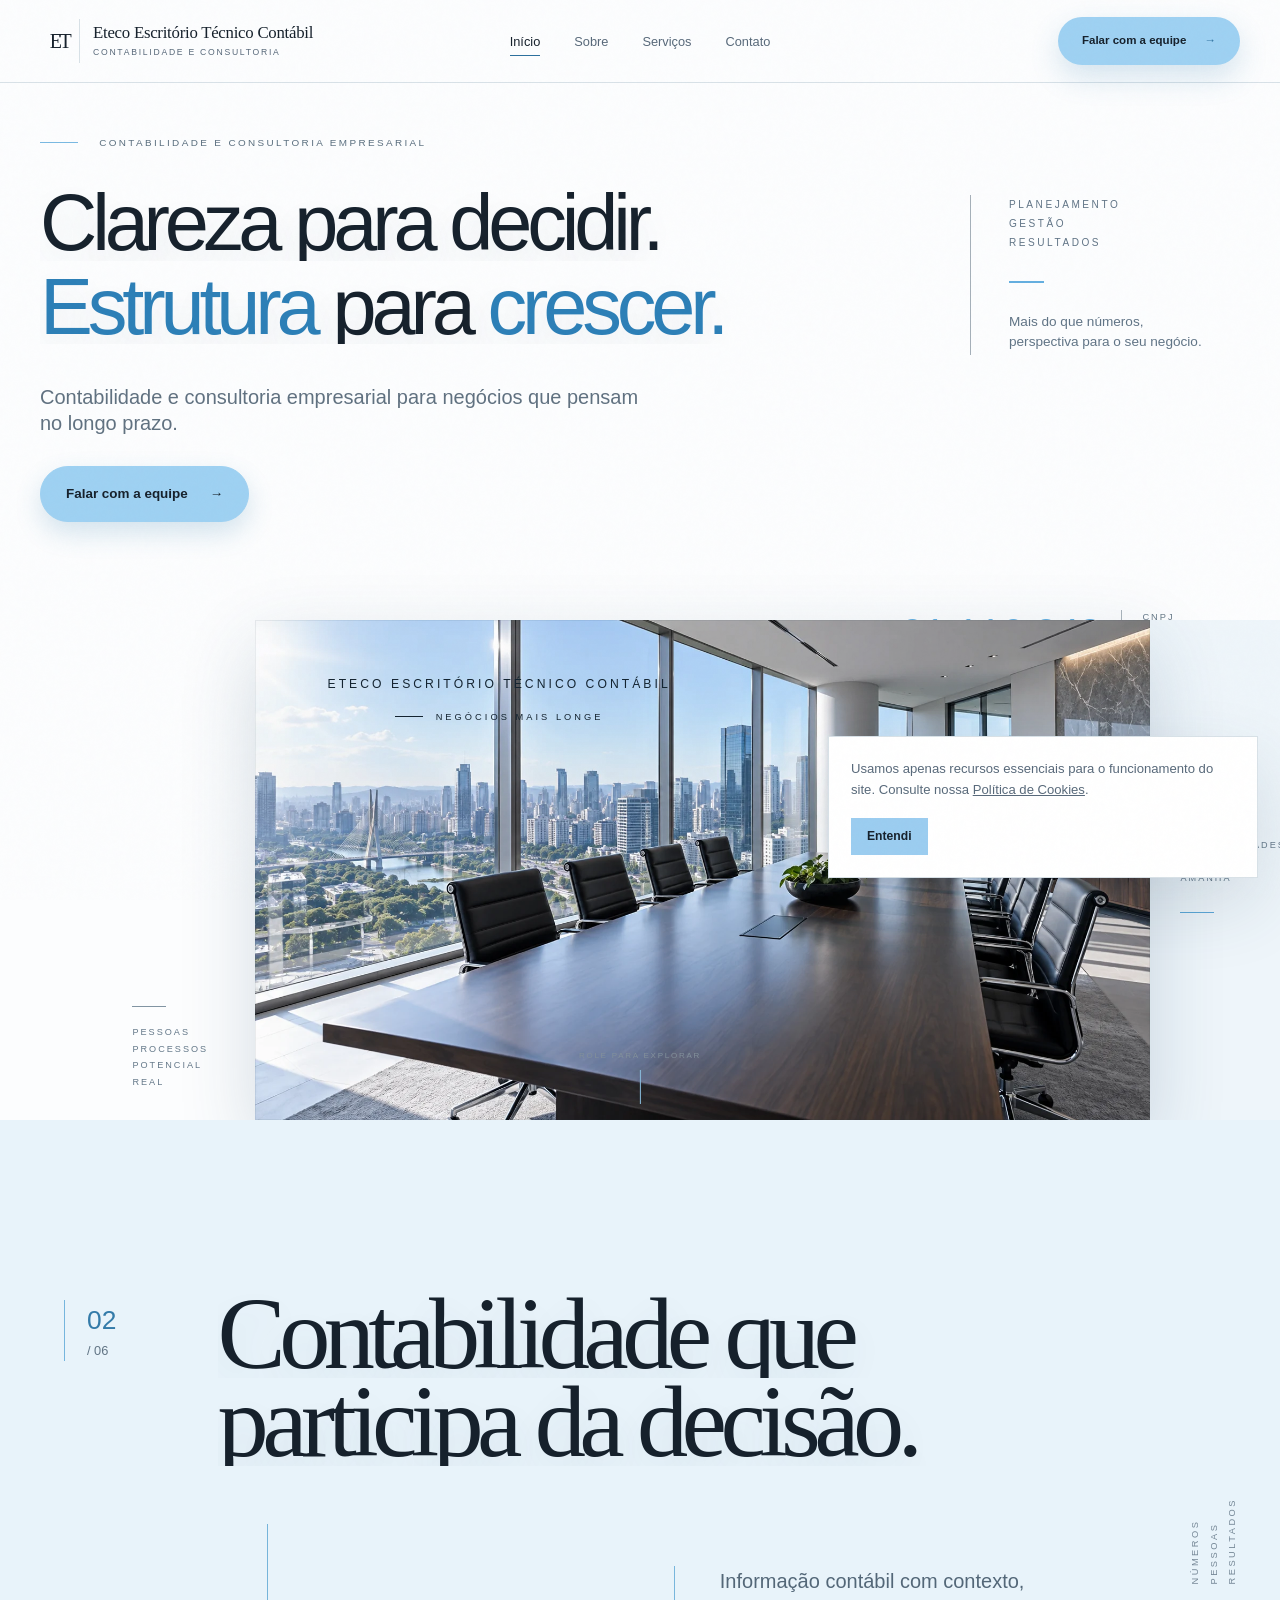
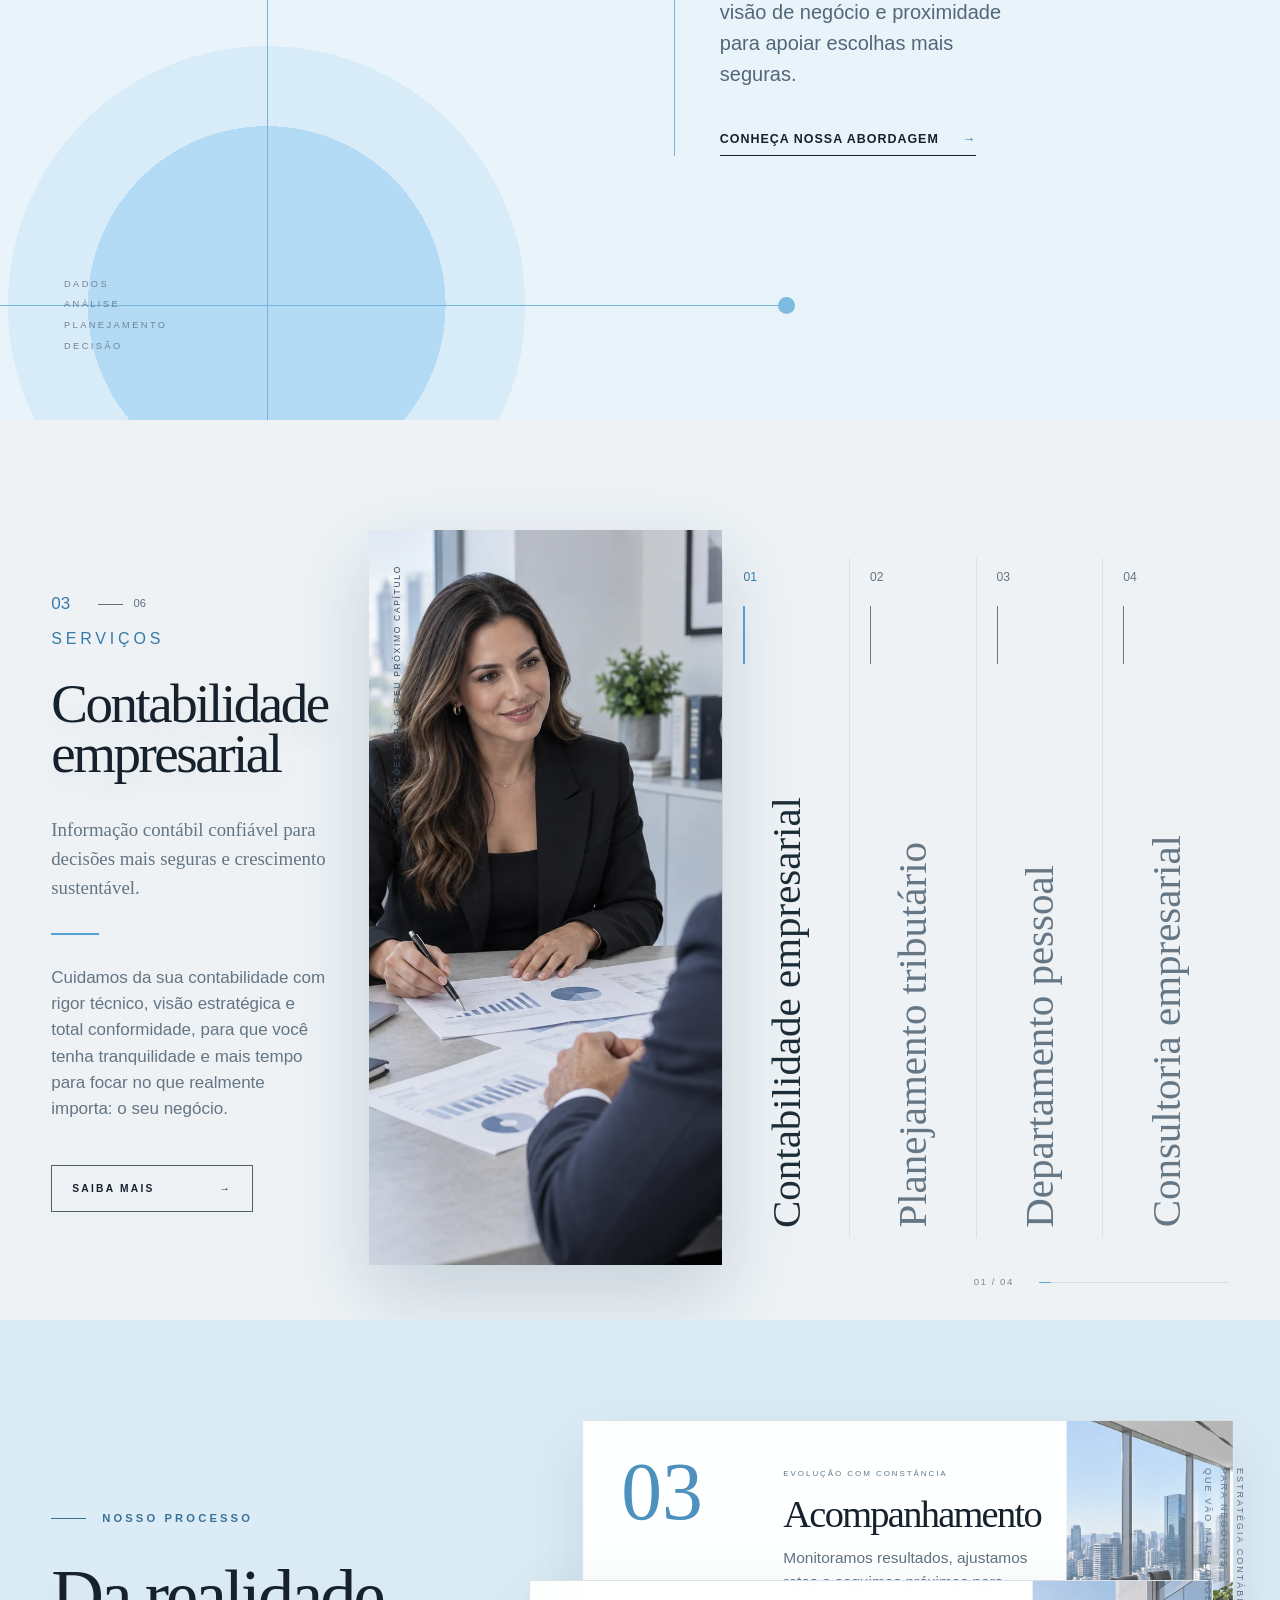
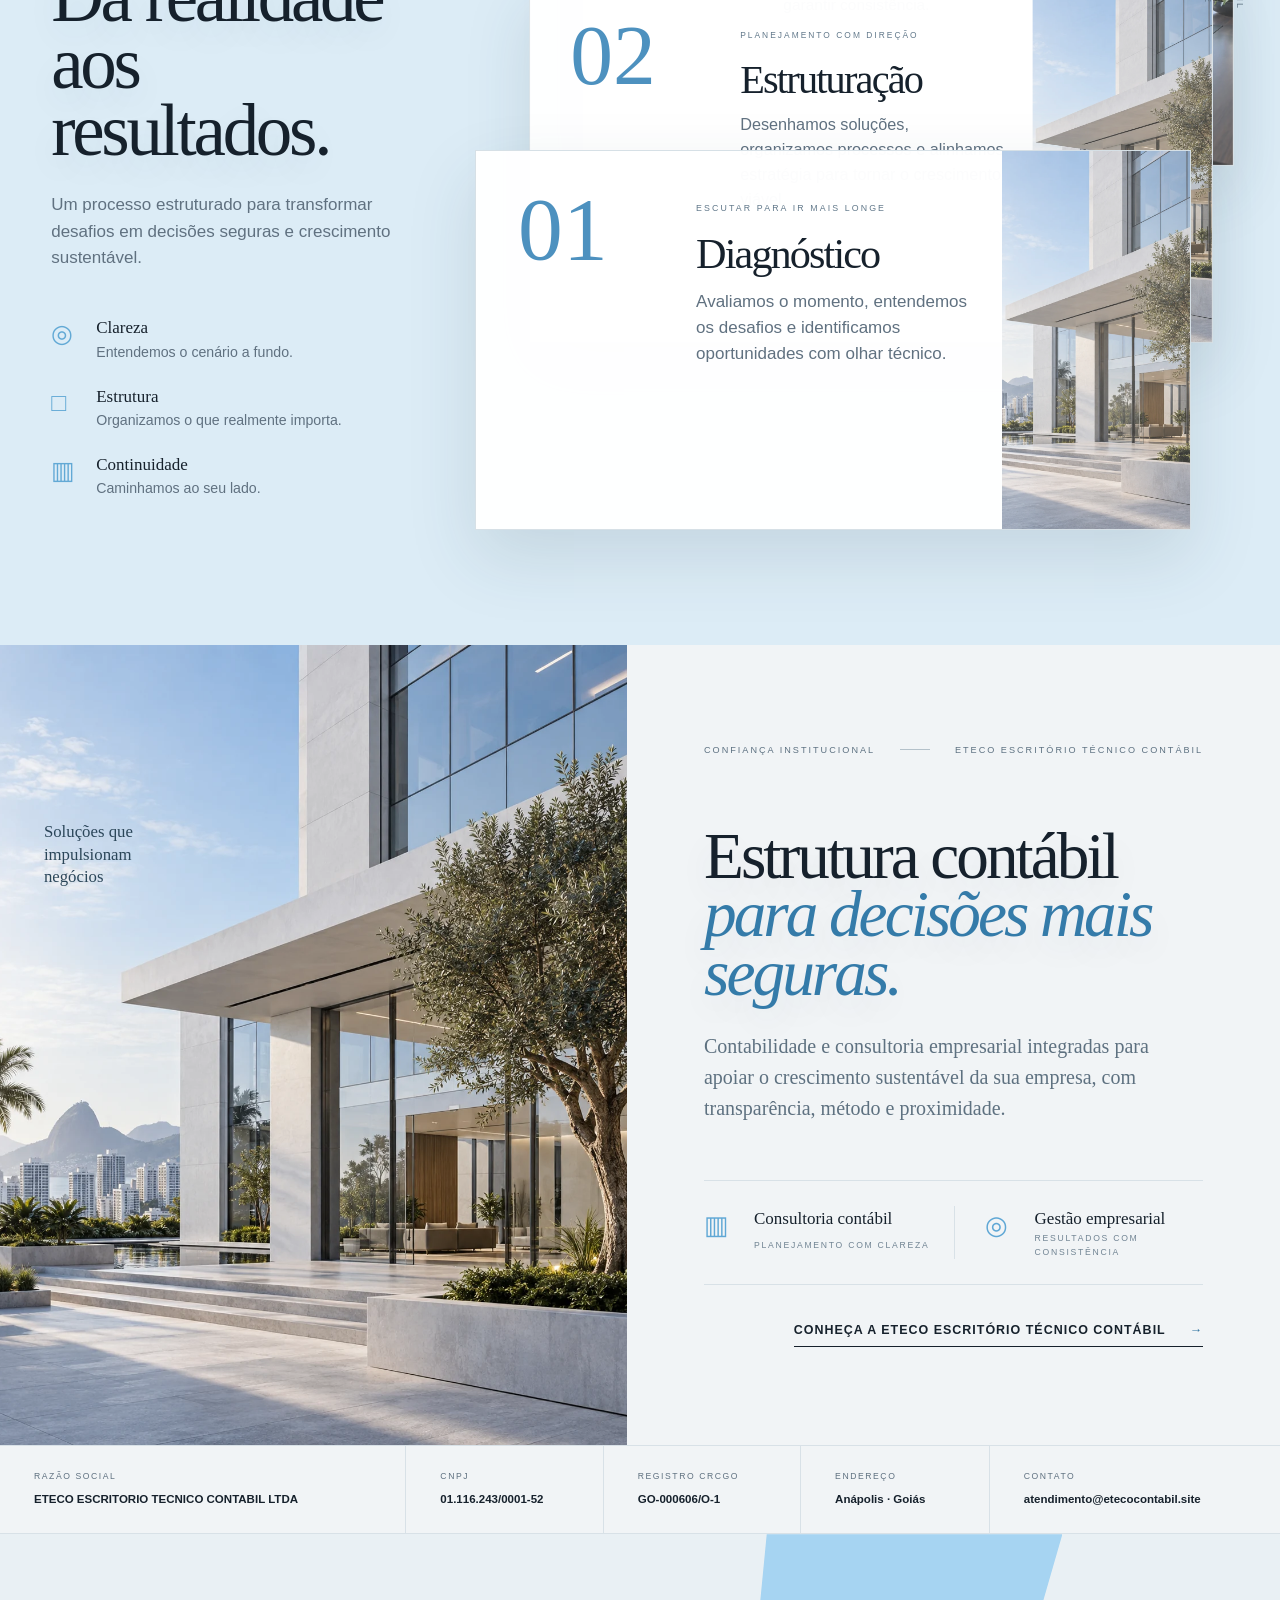
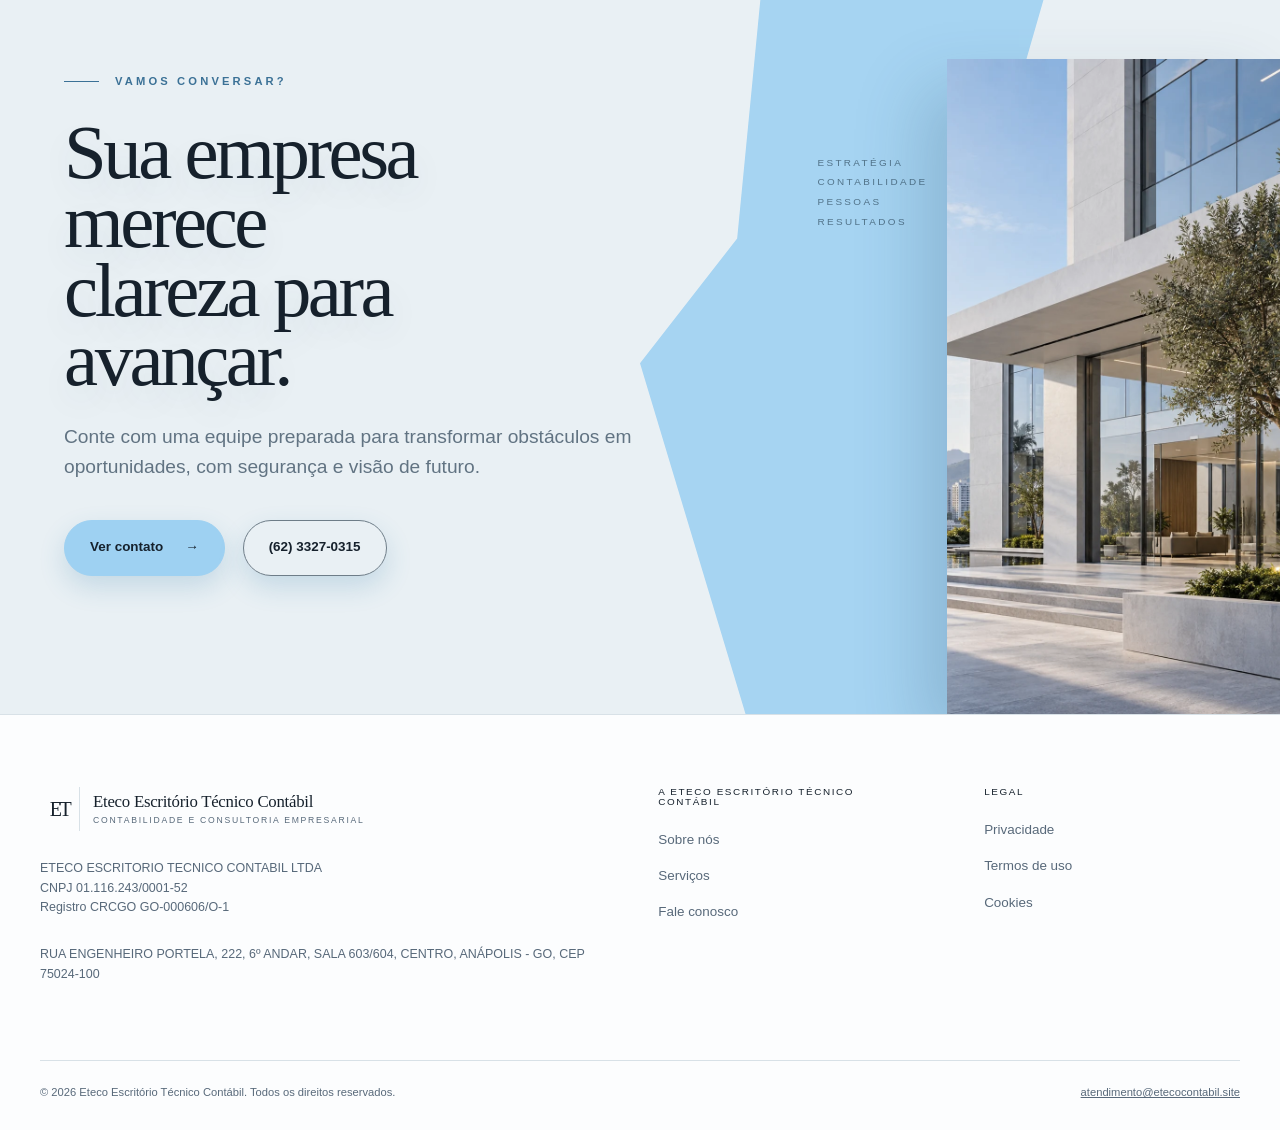
<file: index.html>
<!doctype html>
<html lang="pt-BR">
  <head>
    <meta charset="utf-8" />
    <meta name="viewport" content="width=device-width, initial-scale=1" />
    <meta
      name="description"
      content="Consultoria contábil e empresarial para decisões seguras, organização fiscal e crescimento sustentável em Anápolis, Goiás."
    />
    <meta name="theme-color" content="#fbfcfd" />
    <title>Eteco Escritório Técnico Contábil | Consultoria Contábil e Empresarial</title>
    <link rel="icon" href="assets/img/favicon.svg" type="image/svg+xml" />
    <link
      rel="preload"
      href="assets/img/hero-boardroom.webp"
      as="image"
      type="image/webp"
    />
    <link rel="stylesheet" href="assets/css/style.css" />
  </head>
  <body class="home-page">
    <a class="skip-link" href="#conteudo">Ir para o conteúdo</a>
    <header class="site-header home-header">
      <div class="wrap header-inner">
        <a class="brand" href="index.html"
          ><span class="brand-mark" aria-hidden="true">ET</span
          ><span class="brand-copy"
            ><strong>Eteco Escritório Técnico Contábil</strong
            ><span>Contabilidade e consultoria</span></span
          ></a
        >
        <button
          class="nav-toggle"
          type="button"
          data-nav-toggle
          aria-expanded="false"
          aria-controls="site-nav"
        >
          Menu
        </button>
        <nav
          class="site-nav"
          id="site-nav"
          data-nav-menu
          aria-label="Navegação principal"
        >
          <ul>
            <li><a href="index.html" aria-current="page">Início</a></li>
            <li><a href="sobre.html">Sobre</a></li>
            <li><a href="servicos.html">Serviços</a></li>
            <li><a href="contato.html">Contato</a></li>
          </ul>
        </nav>
        <a
          class="header-contact button-sky"
          data-company-href="mailto"
          href="mailto:atendimento@etecocontabil.site"
          >Falar com a equipe <span>→</span></a
        >
      </div>
    </header>

    <main id="conteudo">
      <section class="art-hero" aria-labelledby="hero-title">
        <div class="wrap art-hero-grid">
          <div class="art-hero-main">
            <div class="hero-label reveal-line">
              <span>Contabilidade e consultoria empresarial</span>
            </div>
            <h1 id="hero-title">
              <span class="title-mask"><span>Clareza para decidir.</span></span
              ><span class="title-mask"
                ><span><b>Estrutura</b> para <b>crescer.</b></span></span
              >
            </h1>
            <p class="art-hero-lede hero-fade">
              Contabilidade e consultoria empresarial para negócios que pensam
              no longo prazo.
            </p>
            <a class="button button--sky hero-fade" href="contato.html"
              >Falar com a equipe <span aria-hidden="true">→</span></a
            >
          </div>
          <aside class="hero-notes hero-fade" aria-label="Nossa abordagem">
            <div class="vertical-rule"></div>
            <p>Planejamento<br />Gestão<br />Resultados</p>
            <i></i
            ><span
              >Mais do que números,<br />perspectiva para o seu negócio.</span
            >
          </aside>
          <div class="hero-legal hero-fade">
            <strong class="mono">01.116.243</strong
            ><span>CNPJ<br />regularidade<br />e direção</span>
          </div>
        </div>
        <div class="hero-photo-wrap" data-hero-media>
          <div class="hero-side-note hero-fade">
            <i></i><span>Pessoas<br />processos<br />potencial real</span>
          </div>
          <figure class="hero-photo">
            <img
              src="assets/img/hero-boardroom.webp"
              alt="Sala executiva contemporânea com vista para a cidade"
            />
            <figcaption>
              <span>Eteco Escritório Técnico Contábil</span><span>Negócios mais longe</span>
            </figcaption>
          </figure>
          <div class="hero-photo-note">
            <span>Disciplina para hoje</span
            ><span>Oportunidades para amanhã</span>
          </div>
        </div>
        <div class="scroll-cue" aria-hidden="true">
          <span>Role para explorar</span><i></i>
        </div>
      </section>

      <section
        class="manifesto color-reveal-section"
        data-manifesto
        aria-labelledby="manifesto-title"
      >
        <span class="section-wash" aria-hidden="true"></span>
        <div class="manifesto-index"><strong>02</strong><span>/ 06</span></div>
        <div class="manifesto-geometry" aria-hidden="true">
          <div class="geo-disc"></div>
          <div class="geo-line geo-line-x"></div>
          <div class="geo-line geo-line-y"></div>
          <div class="geo-dot"></div>
        </div>
        <div class="manifesto-copy">
          <h2 id="manifesto-title">
            <span class="title-mask"><span>Contabilidade que</span></span
            ><span class="title-mask"><span>participa da decisão.</span></span>
          </h2>
          <div class="manifesto-detail">
            <p>
              Informação contábil com contexto, visão de negócio e proximidade
              para apoiar escolhas mais seguras.
            </p>
            <a class="text-link" href="sobre.html"
              >Conheça nossa abordagem <span aria-hidden="true">→</span></a
            >
          </div>
        </div>
        <div class="manifesto-side">Números<br />Pessoas<br />Resultados</div>
        <div class="manifesto-keywords">
          Dados<br />Análise<br />Planejamento<br />Decisão
        </div>
      </section>

      <section
        class="service-showcase color-reveal-section"
        data-service-showcase
        aria-labelledby="service-heading"
      >
        <span class="section-wash" aria-hidden="true"></span>
        <div class="service-screen">
          <div class="service-counter">
            <span>03</span><i></i><small>06</small><strong>Serviços</strong>
          </div>
          <div class="service-copy">
            <h2 id="service-heading" data-service-title>
              Contabilidade<br />empresarial
            </h2>
            <p class="service-lead" data-service-lead>
              Informação contábil confiável para decisões mais seguras e
              crescimento sustentável.
            </p>
            <i class="short-rule"></i>
            <p data-service-description>
              Cuidamos da sua contabilidade com rigor técnico, visão estratégica
              e total conformidade, para que você tenha tranquilidade e mais
              tempo para focar no que realmente importa: o seu negócio.
            </p>
            <a class="outline-link" href="servicos.html"
              >Saiba mais <span>→</span></a
            >
          </div>
          <figure class="service-portrait">
            <img
              src="assets/img/consultoria-retrato.webp"
              alt="Consultora analisando informações financeiras com um cliente"
            />
            <figcaption>Soluções para o seu próximo capítulo</figcaption>
          </figure>
          <ul class="service-slices" aria-label="Áreas de atuação">
            <li>
              <button
                class="service-slice is-active"
                type="button"
                data-service-tab="0"
              >
                <span>01</span><i></i><strong>Contabilidade empresarial</strong>
              </button>
            </li>
            <li>
              <button class="service-slice" type="button" data-service-tab="1">
                <span>02</span><i></i><strong>Planejamento tributário</strong>
              </button>
            </li>
            <li>
              <button class="service-slice" type="button" data-service-tab="2">
                <span>03</span><i></i><strong>Departamento pessoal</strong>
              </button>
            </li>
            <li>
              <button class="service-slice" type="button" data-service-tab="3">
                <span>04</span><i></i><strong>Consultoria empresarial</strong>
              </button>
            </li>
          </ul>
          <div class="service-progress">
            <span data-service-index>01 / 04</span
            ><i><b data-service-progress></b></i>
          </div>
        </div>
      </section>

      <section
        class="process-showcase color-reveal-section"
        data-process-showcase
        aria-labelledby="process-title"
      >
        <span class="section-wash" aria-hidden="true"></span>
        <div class="process-screen">
          <div class="process-copy-art">
            <p class="art-kicker">Nosso processo</p>
            <h2 id="process-title">Da realidade<br />aos resultados.</h2>
            <p>
              Um processo estruturado para transformar desafios em decisões
              seguras e crescimento sustentável.
            </p>
            <div class="process-values">
              <div>
                <span class="value-glyph">◎</span><strong>Clareza</strong
                ><small>Entendemos o cenário a fundo.</small>
              </div>
              <div>
                <span class="value-glyph">□</span><strong>Estrutura</strong
                ><small>Organizamos o que realmente importa.</small>
              </div>
              <div>
                <span class="value-glyph">▥</span><strong>Continuidade</strong
                ><small>Caminhamos ao seu lado.</small>
              </div>
            </div>
          </div>
          <div class="paper-stage" role="group" aria-label="Etapas do processo">
            <article class="process-paper paper-3">
              <span class="paper-number">03</span>
              <div>
                <small>Evolução com constância</small>
                <h3>Acompanhamento</h3>
                <p>
                  Monitoramos resultados, ajustamos rotas e seguimos próximos
                  para garantir consistência.
                </p>
              </div>
              <figure>
                <img src="assets/img/hero-boardroom.webp" alt="" />
              </figure>
            </article>
            <article class="process-paper paper-2">
              <span class="paper-number">02</span>
              <div>
                <small>Planejamento com direção</small>
                <h3>Estruturação</h3>
                <p>
                  Desenhamos soluções, organizamos processos e alinhamos
                  estratégia para tornar o crescimento viável.
                </p>
              </div>
              <figure>
                <img src="assets/img/arquitetura-institucional.webp" alt="" />
              </figure>
            </article>
            <article class="process-paper paper-1">
              <span class="paper-number">01</span>
              <div>
                <small>Escutar para ir mais longe</small>
                <h3>Diagnóstico</h3>
                <p>
                  Avaliamos o momento, entendemos os desafios e identificamos
                  oportunidades com olhar técnico.
                </p>
              </div>
              <figure>
                <img src="assets/img/arquitetura-institucional.webp" alt="" />
              </figure>
            </article>
          </div>
          <div class="process-side-copy">
            Estratégia contábil<br />para negócios<br />que vão mais longe
          </div>
        </div>
      </section>

      <section
        class="institutional color-reveal-section"
        data-institutional
        aria-labelledby="institutional-title"
      >
        <span class="section-wash" aria-hidden="true"></span>
        <figure class="institutional-photo">
          <img
            src="assets/img/arquitetura-institucional.webp"
            alt="Arquitetura corporativa contemporânea"
          />
          <figcaption>Soluções que impulsionam negócios</figcaption>
        </figure>
        <div class="institutional-copy">
          <div class="institutional-rule">
            <span>Confiança institucional</span><i></i
            ><span>Eteco Escritório Técnico Contábil</span>
          </div>
          <h2 id="institutional-title">
            Estrutura contábil<br /><em>para decisões mais seguras.</em>
          </h2>
          <p>
            Contabilidade e consultoria empresarial integradas para apoiar o
            crescimento sustentável da sua empresa, com transparência, método e
            proximidade.
          </p>
          <div class="institutional-pillars">
            <div>
              <span>▥</span><strong>Consultoria contábil</strong
              ><small>Planejamento com clareza</small>
            </div>
            <div>
              <span>◎</span><strong>Gestão empresarial</strong
              ><small>Resultados com consistência</small>
            </div>
          </div>
          <a class="text-link" href="sobre.html"
            >Conheça a Eteco Escritório Técnico Contábil <span>→</span></a
          >
        </div>
        <div class="institutional-data">
          <div>
            <small>Razão social</small
            ><strong data-company="razaoSocial"
              >ETECO ESCRITORIO TECNICO CONTABIL LTDA</strong
            >
          </div>
          <div>
            <small>CNPJ</small
            ><strong data-company="cnpj">01.116.243/0001-52</strong>
          </div>
          <div>
            <small>Registro CRCGO</small
            ><strong data-company="registroCrcgo">GO-000606/O-1</strong>
          </div>
          <div><small>Endereço</small><strong>Anápolis · Goiás</strong></div>
          <div>
            <small>Contato</small
            ><a
              data-company-href="mailto"
              href="mailto:atendimento@etecocontabil.site"
              data-company="contato.emailExibicao"
              >atendimento@etecocontabil.site</a
            >
          </div>
        </div>
      </section>

      <section
        class="final-cta color-reveal-section"
        data-final-cta
        aria-labelledby="contact-title"
      >
        <span class="section-wash" aria-hidden="true"></span>
        <div class="final-cta-shape" aria-hidden="true">
          <span
            >Estratégia<br />Contabilidade<br />Pessoas<br />Resultados</span
          >
        </div>
        <div class="final-cta-building">
          <img
            src="assets/img/arquitetura-institucional.webp"
            alt="Fachada de edifício corporativo"
          />
        </div>
        <div class="final-cta-copy">
          <p class="art-kicker">Vamos conversar?</p>
          <h2 id="contact-title">
            Sua empresa merece<br />clareza para avançar.
          </h2>
          <p>
            Conte com uma equipe preparada para transformar obstáculos em
            oportunidades, com segurança e visão de futuro.
          </p>
          <div class="final-actions">
            <a
              class="button button--sky"
              data-company-href="mailto"
              href="mailto:atendimento@etecocontabil.site"
              >Ver contato <span>→</span></a
            ><a
              class="button button--outline"
              data-company-href="tel"
              href="tel:+556233270315"
              data-company="contato.telefone"
              >(62) 3327-0315</a
            >
          </div>
        </div>
      </section>
    </main>

    <footer class="site-footer art-footer">
      <div class="wrap">
        <div class="footer-grid">
          <div class="footer-brand">
            <a class="brand" href="index.html"
              ><span class="brand-mark" aria-hidden="true">ET</span
              ><span class="brand-copy"
                ><strong>Eteco Escritório Técnico Contábil</strong
                ><span>Contabilidade e consultoria empresarial</span></span
              ></a
            >
            <p>
              <span data-company="razaoSocial"
                >ETECO ESCRITORIO TECNICO CONTABIL LTDA</span
              ><br />CNPJ <span data-company="cnpj">01.116.243/0001-52</span
              ><br />Registro CRCGO
              <span data-company="registroCrcgo">GO-000606/O-1</span>
            </p>
            <p class="small" data-company="endereco.completo">
              RUA ENGENHEIRO PORTELA, 222, 6º ANDAR, SALA 603/604,
              CENTRO, ANÁPOLIS - GO, CEP 75024-100
            </p>
          </div>
          <div class="footer-col">
            <h2>A Eteco Escritório Técnico Contábil</h2>
            <ul>
              <li><a href="sobre.html">Sobre nós</a></li>
              <li><a href="servicos.html">Serviços</a></li>
              <li><a href="contato.html">Fale conosco</a></li>
            </ul>
          </div>
          <div class="footer-col">
            <h2>Legal</h2>
            <ul>
              <li><a href="privacidade.html">Privacidade</a></li>
              <li><a href="termos.html">Termos de uso</a></li>
              <li><a href="cookies.html">Cookies</a></li>
            </ul>
          </div>
        </div>
        <div class="footer-bottom">
          <span
            >© <span data-current-year>2026</span> Eteco Escritório Técnico Contábil. Todos os
            direitos reservados.</span
          ><a
            data-company-href="mailto"
            href="mailto:atendimento@etecocontabil.site"
            data-company="contato.emailExibicao"
            >atendimento@etecocontabil.site</a
          >
        </div>
      </div>
    </footer>
    <aside
      class="cookie-notice"
      data-cookie-notice
      role="status"
      aria-live="polite"
    >
      <p>
        Usamos apenas recursos essenciais para o funcionamento do site. Consulte
        nossa <a href="cookies.html">Política de Cookies</a>.
      </p>
      <button type="button" data-cookie-dismiss>Entendi</button>
    </aside>
    <script defer src="assets/js/company-data.js"></script>
    <script defer src="assets/js/main.js"></script>
  </body>
</html>
</file>
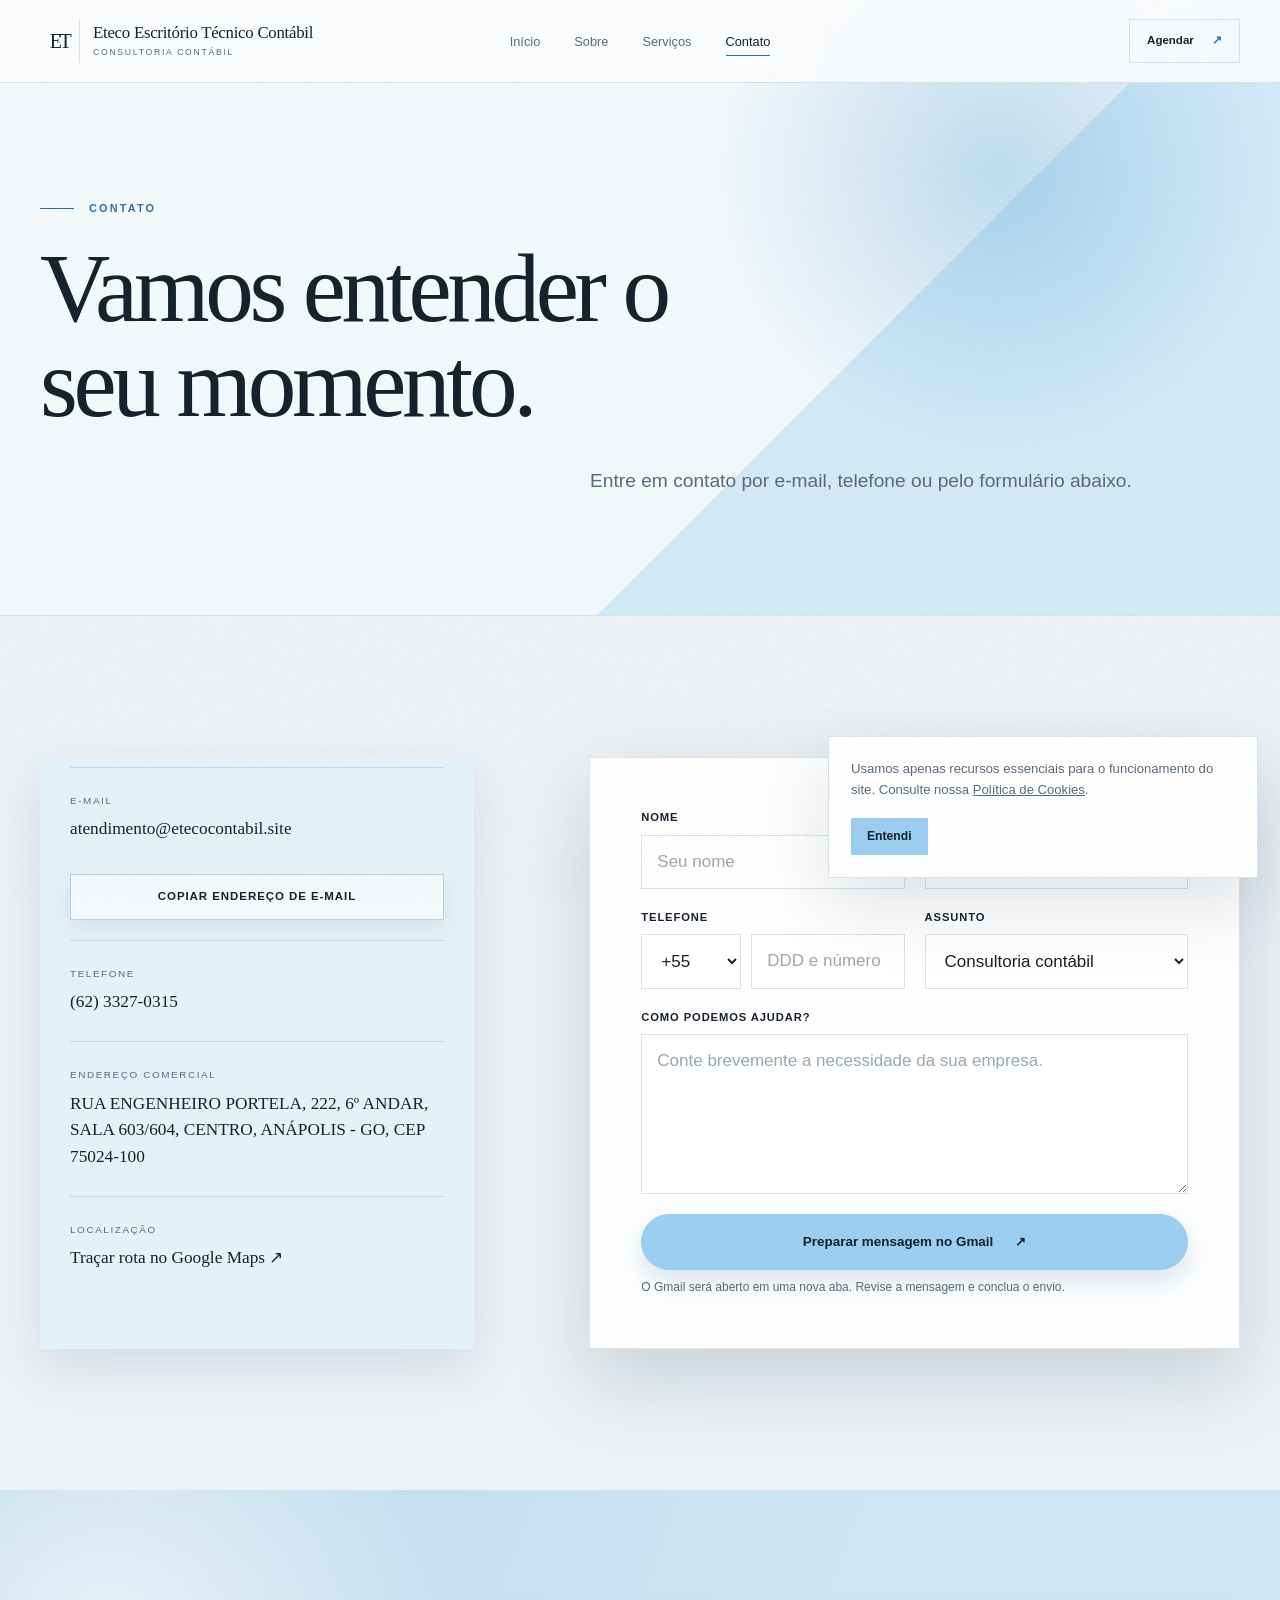
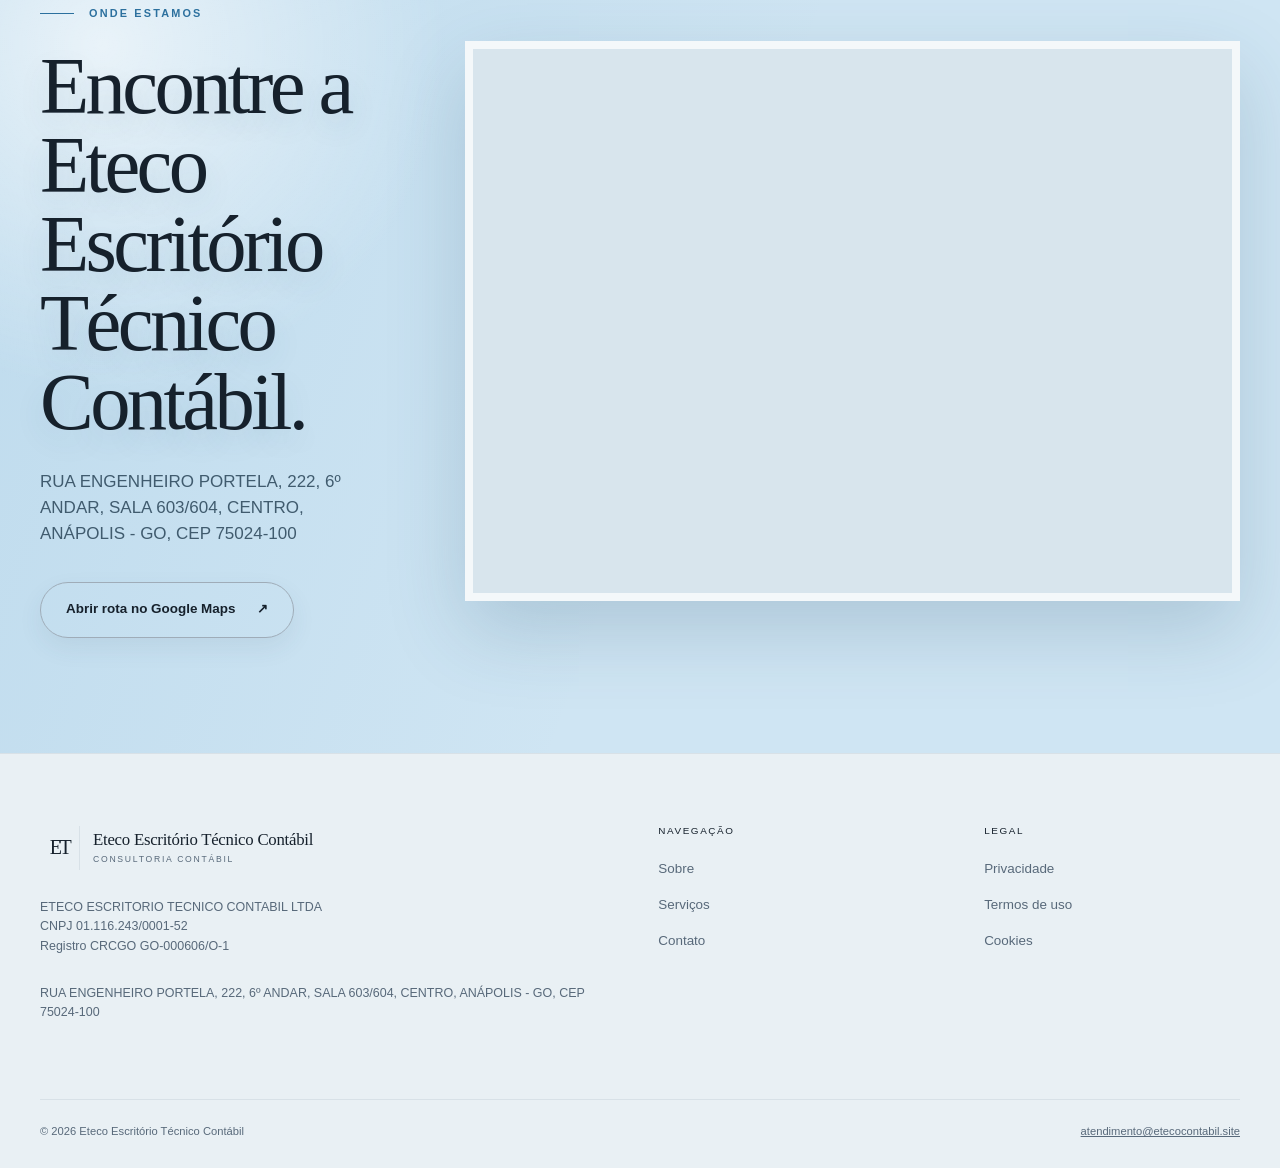
<file: contato.html>
<!doctype html>
<html lang="pt-BR">
  <head>
    <meta charset="utf-8" />
    <meta name="viewport" content="width=device-width, initial-scale=1" />
    <meta
      name="description"
      content="Consulte os dados de contato da Eteco Escritório Técnico Contábil."
    />
    <meta name="theme-color" content="#f7f9fb" />
    <title>Contato | Eteco Escritório Técnico Contábil</title>
    <link rel="icon" href="assets/img/favicon.svg" type="image/svg+xml" />
    <link rel="stylesheet" href="assets/css/style.css" />
  </head>
  <body class="contact-page">
    <a class="skip-link" href="#conteudo">Ir para o conteúdo</a>
    <header class="site-header">
      <div class="wrap header-inner">
        <a
          class="brand"
          href="index.html"
          aria-label="ET Eteco Escritório Técnico Contábil, página inicial"
          ><span class="brand-mark" aria-hidden="true">ET</span
          ><span class="brand-copy"
            ><strong>Eteco Escritório Técnico Contábil</strong
            ><span>Consultoria contábil</span></span
          ></a
        ><button
          class="nav-toggle"
          type="button"
          data-nav-toggle
          aria-expanded="false"
          aria-controls="site-nav"
        >
          Menu
        </button>
        <nav
          class="site-nav"
          id="site-nav"
          data-nav-menu
          aria-label="Navegação principal"
        >
          <ul>
            <li><a href="index.html">Início</a></li>
            <li><a href="sobre.html">Sobre</a></li>
            <li><a href="servicos.html">Serviços</a></li>
            <li><a href="contato.html" aria-current="page">Contato</a></li>
          </ul>
        </nav>
        <a
          class="header-contact"
          data-company-href="mailto"
          href="mailto:atendimento@etecocontabil.site"
          >Agendar <span>↗</span></a
        >
      </div>
    </header>
    <main id="conteudo">
      <section class="page-hero">
        <div class="wrap">
          <p class="kicker hero-reveal">Contato</p>
          <h1 class="hero-reveal">Vamos entender o seu momento.</h1>
          <p class="lede hero-reveal">
            Entre em contato por e-mail, telefone ou pelo formulário abaixo.
          </p>
        </div>
      </section>
      <section class="section">
        <div class="wrap contact-layout">
          <div class="contact-direct" data-reveal>
            <a
              data-company-href="mailto"
              href="mailto:atendimento@etecocontabil.site"
              target="_blank"
              rel="noopener"
              ><small>E-mail</small
              ><strong data-company="contato.emailExibicao"
                >atendimento@etecocontabil.site</strong
              ></a
            >
            <button class="contact-copy-button" type="button" data-copy-email>
              Copiar endereço de e-mail
            </button>
            <a data-company-href="tel" href="tel:+556233270315"
              ><small>Telefone</small
              ><strong data-company="contato.telefone"
                >(62) 3327-0315</strong
              ></a
            >
            <address>
              <small>Endereço comercial</small
              ><strong data-company="endereco.completo"
                >RUA ENGENHEIRO PORTELA, 222, 6º ANDAR, SALA 603/604,
                CENTRO, ANÁPOLIS - GO, CEP 75024-100</strong
              >
            </address>
            <a data-company-href="maps" href="#" target="_blank" rel="noopener"
              ><small>Localização</small
              ><strong>Traçar rota no Google Maps ↗</strong></a
            >
          </div>
          <form class="contact-form" data-contact-form data-reveal>
            <div class="form-field">
              <label for="nome">Nome</label
              ><input
                id="nome"
                name="nome"
                type="text"
                autocomplete="name"
                placeholder="Seu nome"
                required
              />
            </div>
            <div class="form-field">
              <label for="email">E-mail</label
              ><input
                id="email"
                name="email"
                type="email"
                autocomplete="email"
                placeholder="voce@empresa.com"
                required
              />
            </div>
            <div class="form-field">
              <label for="telefone">Telefone</label>
              <div class="phone-field">
                <select id="codigo" name="codigo" aria-label="Código do país">
                  <option value="+55" selected>+55</option></select
                ><input
                  id="telefone"
                  name="telefone"
                  type="tel"
                  autocomplete="tel"
                  inputmode="tel"
                  placeholder="DDD e número"
                  required
                />
              </div>
            </div>
            <div class="form-field">
              <label for="assunto">Assunto</label
              ><select id="assunto" name="assunto">
                <option>Consultoria contábil</option>
                <option>Planejamento tributário</option>
                <option>Departamento pessoal</option>
                <option>Consultoria empresarial</option>
                <option>Outro assunto</option>
              </select>
            </div>
            <div class="form-field form-field--wide">
              <label for="mensagem">Como podemos ajudar?</label
              ><textarea
                id="mensagem"
                name="mensagem"
                placeholder="Conte brevemente a necessidade da sua empresa."
                required
              ></textarea>
            </div>
            <div class="form-field form-field--wide">
              <button class="button" type="submit">
                Preparar mensagem no Gmail <span aria-hidden="true">↗</span>
              </button>
              <p class="form-note">
                O Gmail será aberto em uma nova aba. Revise a mensagem e conclua
                o envio.
              </p>
            </div>
            <p class="form-status" data-form-status hidden></p>
          </form>
        </div>
      </section>
      <section
        class="contact-map-section color-reveal-section"
        aria-labelledby="map-title"
      >
        <span class="section-wash" aria-hidden="true"></span>
        <div class="wrap contact-map-grid">
          <div class="contact-map-copy" data-reveal>
            <p class="kicker">Onde estamos</p>
            <h2 id="map-title">Encontre a Eteco Escritório Técnico Contábil.</h2>
            <address data-company="endereco.completo">
              RUA ENGENHEIRO PORTELA, 222, 6º ANDAR, SALA 603/604,
              CENTRO, ANÁPOLIS - GO, CEP 75024-100
            </address>
            <a
              class="button button--ghost"
              data-company-href="maps"
              href="https://www.google.com/maps/search/?api=1&amp;query=RUA%20ENGENHEIRO%20PORTELA%20222%20ANAPOLIS%20GO"
              target="_blank"
              rel="noopener"
              >Abrir rota no Google Maps <span aria-hidden="true">↗</span></a
            >
          </div>
          <div class="contact-map-frame" data-reveal>
            <iframe
              data-company-map
              title="Mapa da localização da Eteco Escritório Técnico Contábil em Anápolis, Goiás"
              src="https://maps.google.com/maps?q=RUA%20ENGENHEIRO%20PORTELA%20222%206%20ANDAR%20SALA%20603%20604%20CENTRO%20ANAPOLIS%20GO%2075024-100&amp;t=&amp;z=16&amp;ie=UTF8&amp;iwloc=&amp;output=embed"
              loading="lazy"
              referrerpolicy="no-referrer-when-downgrade"
              allowfullscreen
            ></iframe>
          </div>
        </div>
      </section>
    </main>
    <footer class="site-footer">
      <div class="wrap">
        <div class="footer-grid">
          <div class="footer-brand">
            <a class="brand" href="index.html"
              ><span class="brand-mark" aria-hidden="true">ET</span
              ><span class="brand-copy"
                ><strong>Eteco Escritório Técnico Contábil</strong
                ><span>Consultoria contábil</span></span
              ></a
            >
            <p>
              <span data-company="razaoSocial"
                >ETECO ESCRITORIO TECNICO CONTABIL LTDA</span
              ><br />CNPJ <span data-company="cnpj">01.116.243/0001-52</span><br />
              Registro CRCGO
              <span data-company="registroCrcgo">GO-000606/O-1</span>
            </p>
            <p class="small" data-company="endereco.completo">
              RUA ENGENHEIRO PORTELA, 222, 6º ANDAR, SALA 603/604,
              CENTRO, ANÁPOLIS - GO, CEP 75024-100
            </p>
          </div>
          <div class="footer-col">
            <h2>Navegação</h2>
            <ul>
              <li><a href="sobre.html">Sobre</a></li>
              <li><a href="servicos.html">Serviços</a></li>
              <li><a href="contato.html">Contato</a></li>
            </ul>
          </div>
          <div class="footer-col">
            <h2>Legal</h2>
            <ul>
              <li><a href="privacidade.html">Privacidade</a></li>
              <li><a href="termos.html">Termos de uso</a></li>
              <li><a href="cookies.html">Cookies</a></li>
            </ul>
          </div>
        </div>
        <div class="footer-bottom">
          <span>© <span data-current-year>2026</span> Eteco Escritório Técnico Contábil</span
          ><a
            data-company-href="mailto"
            href="mailto:atendimento@etecocontabil.site"
            data-company="contato.emailExibicao"
            >atendimento@etecocontabil.site</a
          >
        </div>
      </div>
    </footer>
    <aside
      class="cookie-notice"
      data-cookie-notice
      role="status"
      aria-live="polite"
    >
      <p>
        Usamos apenas recursos essenciais para o funcionamento do site. Consulte
        nossa <a href="cookies.html">Política de Cookies</a>.
      </p>
      <button type="button" data-cookie-dismiss>Entendi</button>
    </aside>
    <script defer src="assets/js/company-data.js"></script>
    <script defer src="assets/js/main.js"></script>
  </body>
</html>
</file>
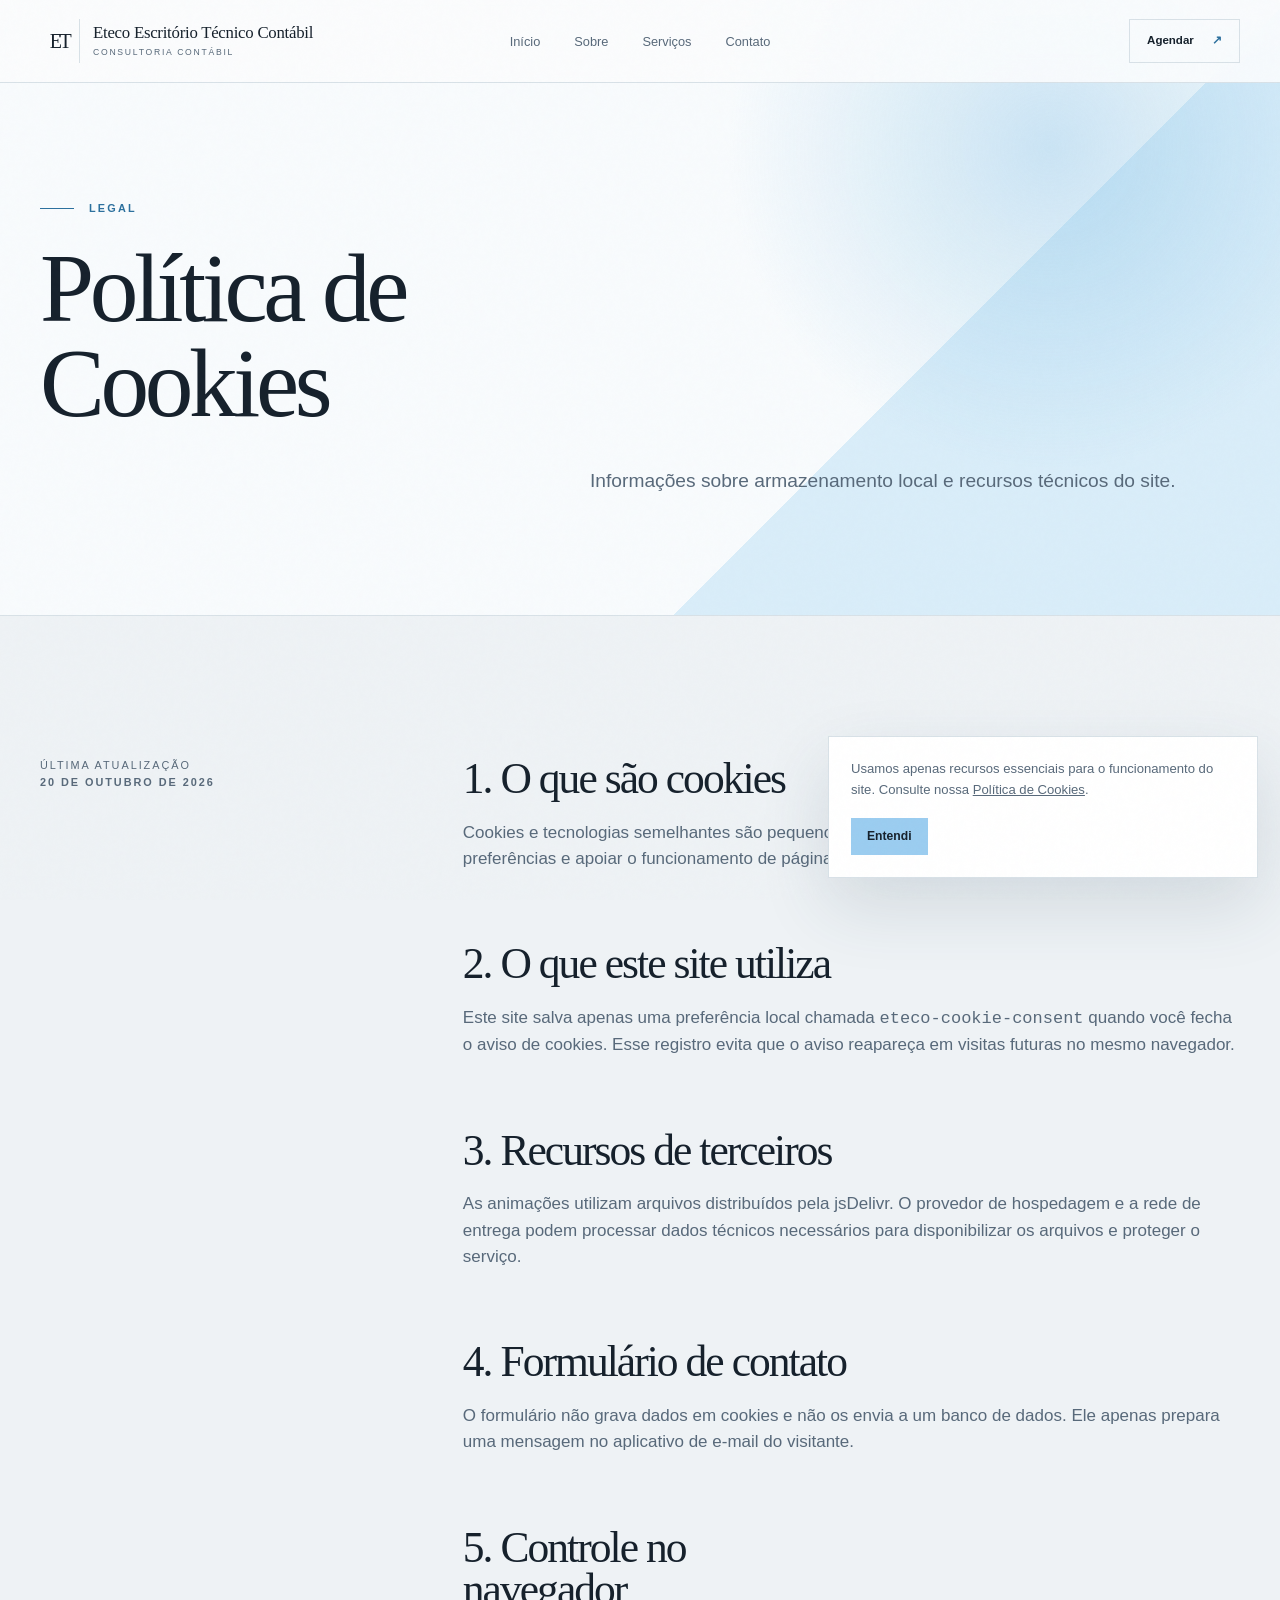
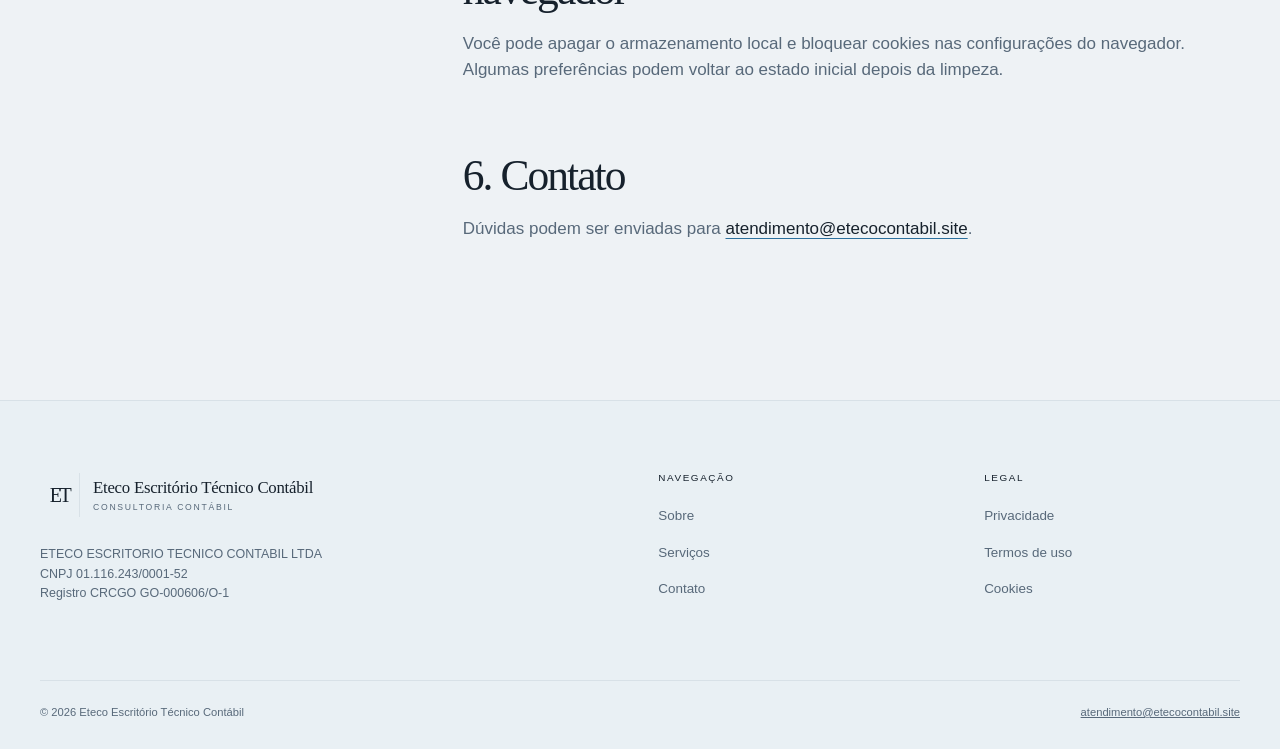
<file: cookies.html>
<!doctype html>
<html lang="pt-BR">
  <head>
    <meta charset="utf-8" />
    <meta name="viewport" content="width=device-width, initial-scale=1" />
    <meta
      name="description"
      content="Política de Cookies da Eteco Escritório Técnico Contábil."
    />
    <meta name="theme-color" content="#0d1211" />
    <title>Política de Cookies | Eteco Escritório Técnico Contábil</title>
    <link rel="icon" href="assets/img/favicon.svg" type="image/svg+xml" />
    <link rel="stylesheet" href="assets/css/style.css" />
  </head>
  <body>
    <a class="skip-link" href="#conteudo">Ir para o conteúdo</a>
    <header class="site-header">
      <div class="wrap header-inner">
        <a class="brand" href="index.html"
          ><span class="brand-mark" aria-hidden="true">ET</span
          ><span class="brand-copy"
            ><strong>Eteco Escritório Técnico Contábil</strong
            ><span>Consultoria contábil</span></span
          ></a
        ><button
          class="nav-toggle"
          type="button"
          data-nav-toggle
          aria-expanded="false"
          aria-controls="site-nav"
        >
          Menu
        </button>
        <nav
          class="site-nav"
          id="site-nav"
          data-nav-menu
          aria-label="Navegação principal"
        >
          <ul>
            <li><a href="index.html">Início</a></li>
            <li><a href="sobre.html">Sobre</a></li>
            <li><a href="servicos.html">Serviços</a></li>
            <li><a href="contato.html">Contato</a></li>
          </ul>
        </nav>
        <a
          class="header-contact"
          data-company-href="mailto"
          href="mailto:atendimento@etecocontabil.site"
          >Agendar <span>↗</span></a
        >
      </div>
    </header>
    <main id="conteudo">
      <section class="page-hero">
        <div class="wrap">
          <p class="kicker hero-reveal">Legal</p>
          <h1 class="hero-reveal">Política de Cookies</h1>
          <p class="lede hero-reveal">
            Informações sobre armazenamento local e recursos técnicos do site.
          </p>
        </div>
      </section>
      <section class="section">
        <div class="wrap page-grid">
          <aside class="page-aside">
            <p>
              Última atualização<br /><strong
                data-company="legal.ultimaAtualizacao"
                >20 de outubro de 2026</strong
              >
            </p>
          </aside>
          <article class="prose" data-reveal>
            <h2>1. O que são cookies</h2>
            <p>
              Cookies e tecnologias semelhantes são pequenos registros usados
              pelo navegador para manter preferências e apoiar o funcionamento
              de páginas.
            </p>
            <h2>2. O que este site utiliza</h2>
            <p>
              Este site salva apenas uma preferência local chamada
              <span class="mono">eteco-cookie-consent</span> quando você fecha o
              aviso de cookies. Esse registro evita que o aviso reapareça em
              visitas futuras no mesmo navegador.
            </p>
            <h2>3. Recursos de terceiros</h2>
            <p>
              As animações utilizam arquivos distribuídos pela jsDelivr. O
              provedor de hospedagem e a rede de entrega podem processar dados
              técnicos necessários para disponibilizar os arquivos e proteger o
              serviço.
            </p>
            <h2>4. Formulário de contato</h2>
            <p>
              O formulário não grava dados em cookies e não os envia a um banco
              de dados. Ele apenas prepara uma mensagem no aplicativo de e-mail
              do visitante.
            </p>
            <h2>5. Controle no navegador</h2>
            <p>
              Você pode apagar o armazenamento local e bloquear cookies nas
              configurações do navegador. Algumas preferências podem voltar ao
              estado inicial depois da limpeza.
            </p>
            <h2>6. Contato</h2>
            <p>
              Dúvidas podem ser enviadas para
              <a
                data-company-href="mailto"
                href="mailto:atendimento@etecocontabil.site"
                data-company="contato.emailExibicao"
                >atendimento@etecocontabil.site</a
              >.
            </p>
          </article>
        </div>
      </section>
    </main>
    <footer class="site-footer">
      <div class="wrap">
        <div class="footer-grid">
          <div class="footer-brand">
            <a class="brand" href="index.html"
              ><span class="brand-mark" aria-hidden="true">ET</span
              ><span class="brand-copy"
                ><strong>Eteco Escritório Técnico Contábil</strong
                ><span>Consultoria contábil</span></span
              ></a
            >
            <p>
              <span data-company="razaoSocial"
                >ETECO ESCRITORIO TECNICO CONTABIL LTDA</span
              ><br />CNPJ <span data-company="cnpj">01.116.243/0001-52</span><br />
              Registro CRCGO
              <span data-company="registroCrcgo">GO-000606/O-1</span>
            </p>
          </div>
          <div class="footer-col">
            <h2>Navegação</h2>
            <ul>
              <li><a href="sobre.html">Sobre</a></li>
              <li><a href="servicos.html">Serviços</a></li>
              <li><a href="contato.html">Contato</a></li>
            </ul>
          </div>
          <div class="footer-col">
            <h2>Legal</h2>
            <ul>
              <li><a href="privacidade.html">Privacidade</a></li>
              <li><a href="termos.html">Termos de uso</a></li>
              <li><a href="cookies.html">Cookies</a></li>
            </ul>
          </div>
        </div>
        <div class="footer-bottom">
          <span>© <span data-current-year>2026</span> Eteco Escritório Técnico Contábil</span
          ><a
            data-company-href="mailto"
            href="mailto:atendimento@etecocontabil.site"
            data-company="contato.emailExibicao"
            >atendimento@etecocontabil.site</a
          >
        </div>
      </div>
    </footer>
    <aside
      class="cookie-notice"
      data-cookie-notice
      role="status"
      aria-live="polite"
    >
      <p>
        Usamos apenas recursos essenciais para o funcionamento do site. Consulte
        nossa <a href="cookies.html">Política de Cookies</a>.
      </p>
      <button type="button" data-cookie-dismiss>Entendi</button>
    </aside>
    <script defer src="assets/js/company-data.js"></script>
    <script defer src="assets/js/main.js"></script>
  </body>
</html>
</file>
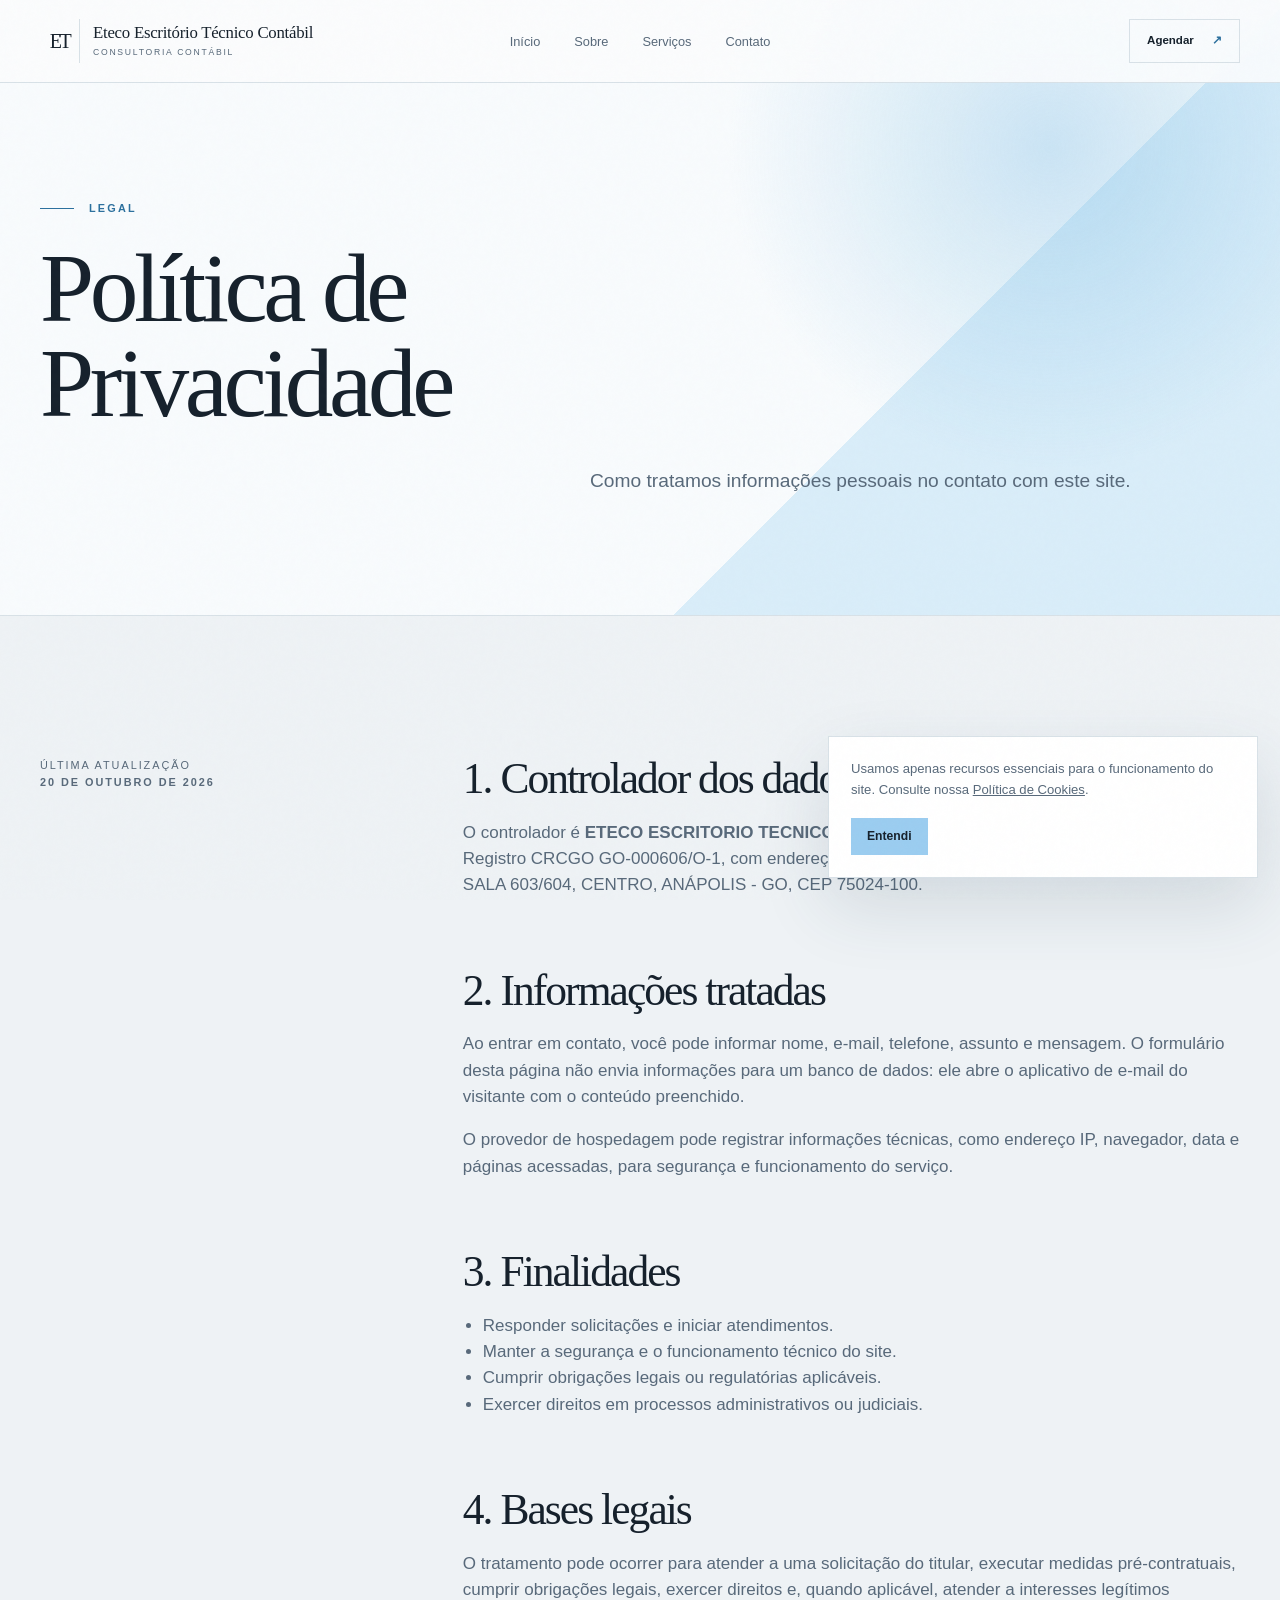
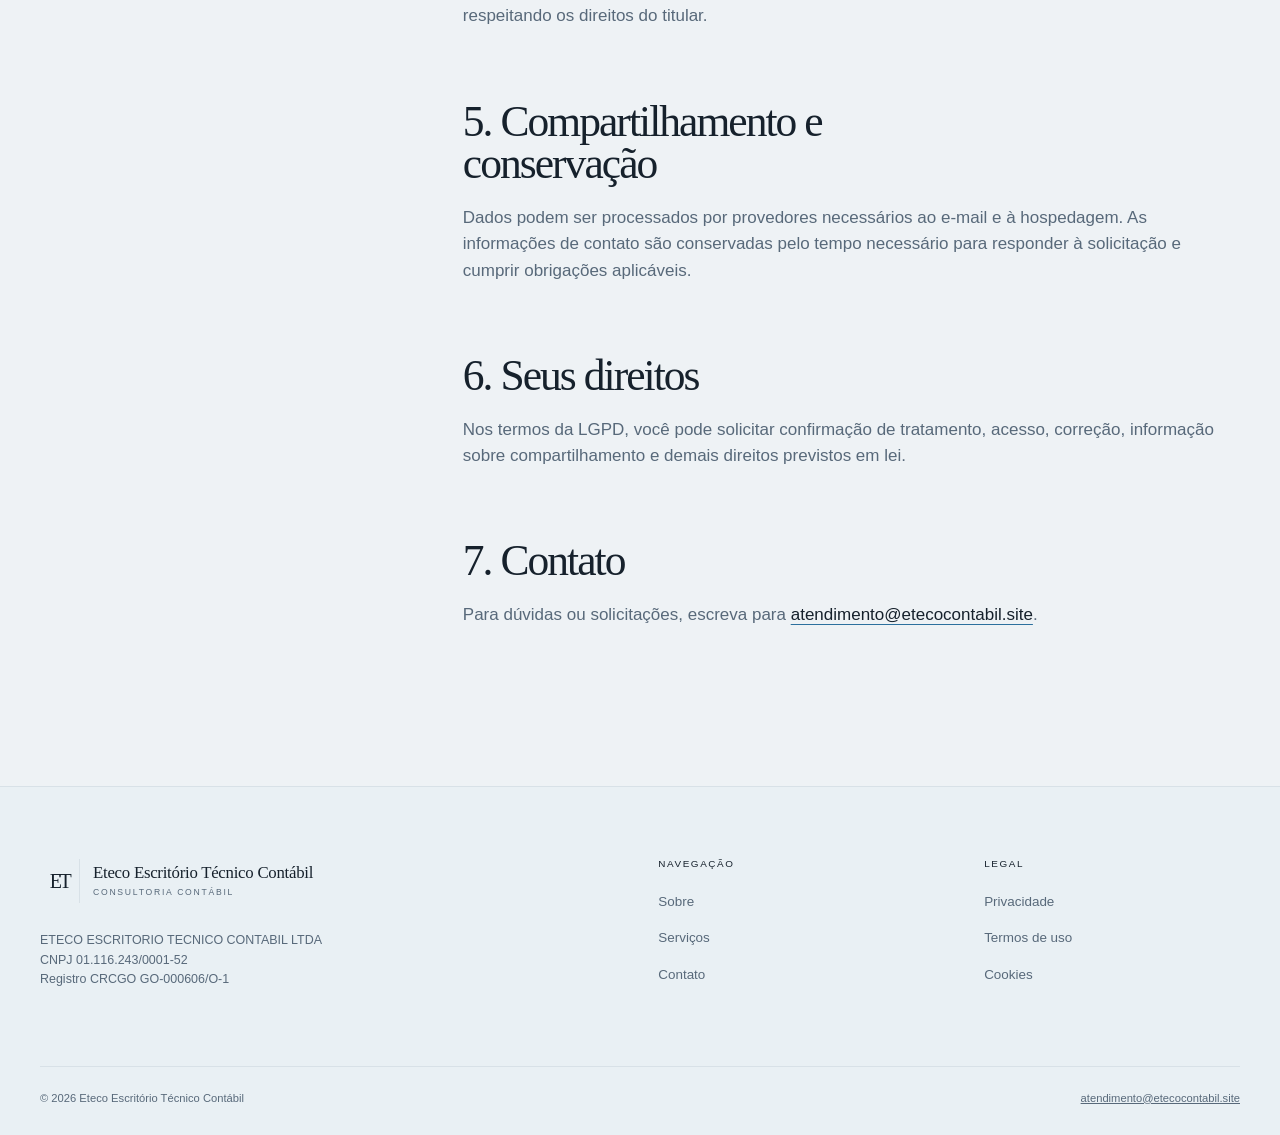
<file: privacidade.html>
<!doctype html>
<html lang="pt-BR">
  <head>
    <meta charset="utf-8" />
    <meta name="viewport" content="width=device-width, initial-scale=1" />
    <meta
      name="description"
      content="Política de Privacidade da Eteco Escritório Técnico Contábil."
    />
    <meta name="theme-color" content="#0d1211" />
    <title>Política de Privacidade | Eteco Escritório Técnico Contábil</title>
    <link rel="icon" href="assets/img/favicon.svg" type="image/svg+xml" />
    <link rel="stylesheet" href="assets/css/style.css" />
  </head>
  <body>
    <a class="skip-link" href="#conteudo">Ir para o conteúdo</a>
    <header class="site-header">
      <div class="wrap header-inner">
        <a class="brand" href="index.html"
          ><span class="brand-mark" aria-hidden="true">ET</span
          ><span class="brand-copy"
            ><strong>Eteco Escritório Técnico Contábil</strong
            ><span>Consultoria contábil</span></span
          ></a
        ><button
          class="nav-toggle"
          type="button"
          data-nav-toggle
          aria-expanded="false"
          aria-controls="site-nav"
        >
          Menu
        </button>
        <nav
          class="site-nav"
          id="site-nav"
          data-nav-menu
          aria-label="Navegação principal"
        >
          <ul>
            <li><a href="index.html">Início</a></li>
            <li><a href="sobre.html">Sobre</a></li>
            <li><a href="servicos.html">Serviços</a></li>
            <li><a href="contato.html">Contato</a></li>
          </ul>
        </nav>
        <a
          class="header-contact"
          data-company-href="mailto"
          href="mailto:atendimento@etecocontabil.site"
          >Agendar <span>↗</span></a
        >
      </div>
    </header>
    <main id="conteudo">
      <section class="page-hero">
        <div class="wrap">
          <p class="kicker hero-reveal">Legal</p>
          <h1 class="hero-reveal">Política de Privacidade</h1>
          <p class="lede hero-reveal">
            Como tratamos informações pessoais no contato com este site.
          </p>
        </div>
      </section>
      <section class="section">
        <div class="wrap page-grid">
          <aside class="page-aside">
            <p>
              Última atualização<br /><strong
                data-company="legal.ultimaAtualizacao"
                >20 de outubro de 2026</strong
              >
            </p>
          </aside>
          <article class="prose" data-reveal>
            <h2>1. Controlador dos dados</h2>
            <p>
              O controlador é
              <strong data-company="razaoSocial"
                >ETECO ESCRITORIO TECNICO CONTABIL LTDA</strong
              >, CNPJ <span data-company="cnpj">01.116.243/0001-52</span>,
              Registro CRCGO
              <span data-company="registroCrcgo">GO-000606/O-1</span>, com
              endereço em
              <span data-company="endereco.completo"
                >RUA ENGENHEIRO PORTELA, 222, 6º ANDAR, SALA 603/604,
                CENTRO, ANÁPOLIS - GO, CEP 75024-100</span
              >.
            </p>
            <h2>2. Informações tratadas</h2>
            <p>
              Ao entrar em contato, você pode informar nome, e-mail, telefone,
              assunto e mensagem. O formulário desta página não envia
              informações para um banco de dados: ele abre o aplicativo de
              e-mail do visitante com o conteúdo preenchido.
            </p>
            <p>
              O provedor de hospedagem pode registrar informações técnicas, como
              endereço IP, navegador, data e páginas acessadas, para segurança e
              funcionamento do serviço.
            </p>
            <h2>3. Finalidades</h2>
            <ul>
              <li>Responder solicitações e iniciar atendimentos.</li>
              <li>Manter a segurança e o funcionamento técnico do site.</li>
              <li>Cumprir obrigações legais ou regulatórias aplicáveis.</li>
              <li>
                Exercer direitos em processos administrativos ou judiciais.
              </li>
            </ul>
            <h2>4. Bases legais</h2>
            <p>
              O tratamento pode ocorrer para atender a uma solicitação do
              titular, executar medidas pré-contratuais, cumprir obrigações
              legais, exercer direitos e, quando aplicável, atender a interesses
              legítimos respeitando os direitos do titular.
            </p>
            <h2>5. Compartilhamento e conservação</h2>
            <p>
              Dados podem ser processados por provedores necessários ao e-mail e
              à hospedagem. As informações de contato são conservadas pelo tempo
              necessário para responder à solicitação e cumprir obrigações
              aplicáveis.
            </p>
            <h2>6. Seus direitos</h2>
            <p>
              Nos termos da LGPD, você pode solicitar confirmação de tratamento,
              acesso, correção, informação sobre compartilhamento e demais
              direitos previstos em lei.
            </p>
            <h2>7. Contato</h2>
            <p>
              Para dúvidas ou solicitações, escreva para
              <a
                data-company-href="mailto"
                href="mailto:atendimento@etecocontabil.site"
                data-company="contato.emailExibicao"
                >atendimento@etecocontabil.site</a
              >.
            </p>
          </article>
        </div>
      </section>
    </main>
    <footer class="site-footer">
      <div class="wrap">
        <div class="footer-grid">
          <div class="footer-brand">
            <a class="brand" href="index.html"
              ><span class="brand-mark" aria-hidden="true">ET</span
              ><span class="brand-copy"
                ><strong>Eteco Escritório Técnico Contábil</strong
                ><span>Consultoria contábil</span></span
              ></a
            >
            <p>
              <span data-company="razaoSocial"
                >ETECO ESCRITORIO TECNICO CONTABIL LTDA</span
              ><br />CNPJ <span data-company="cnpj">01.116.243/0001-52</span><br />
              Registro CRCGO
              <span data-company="registroCrcgo">GO-000606/O-1</span>
            </p>
          </div>
          <div class="footer-col">
            <h2>Navegação</h2>
            <ul>
              <li><a href="sobre.html">Sobre</a></li>
              <li><a href="servicos.html">Serviços</a></li>
              <li><a href="contato.html">Contato</a></li>
            </ul>
          </div>
          <div class="footer-col">
            <h2>Legal</h2>
            <ul>
              <li><a href="privacidade.html">Privacidade</a></li>
              <li><a href="termos.html">Termos de uso</a></li>
              <li><a href="cookies.html">Cookies</a></li>
            </ul>
          </div>
        </div>
        <div class="footer-bottom">
          <span>© <span data-current-year>2026</span> Eteco Escritório Técnico Contábil</span
          ><a
            data-company-href="mailto"
            href="mailto:atendimento@etecocontabil.site"
            data-company="contato.emailExibicao"
            >atendimento@etecocontabil.site</a
          >
        </div>
      </div>
    </footer>
    <aside
      class="cookie-notice"
      data-cookie-notice
      role="status"
      aria-live="polite"
    >
      <p>
        Usamos apenas recursos essenciais para o funcionamento do site. Consulte
        nossa <a href="cookies.html">Política de Cookies</a>.
      </p>
      <button type="button" data-cookie-dismiss>Entendi</button>
    </aside>
    <script defer src="assets/js/company-data.js"></script>
    <script defer src="assets/js/main.js"></script>
  </body>
</html>
</file>
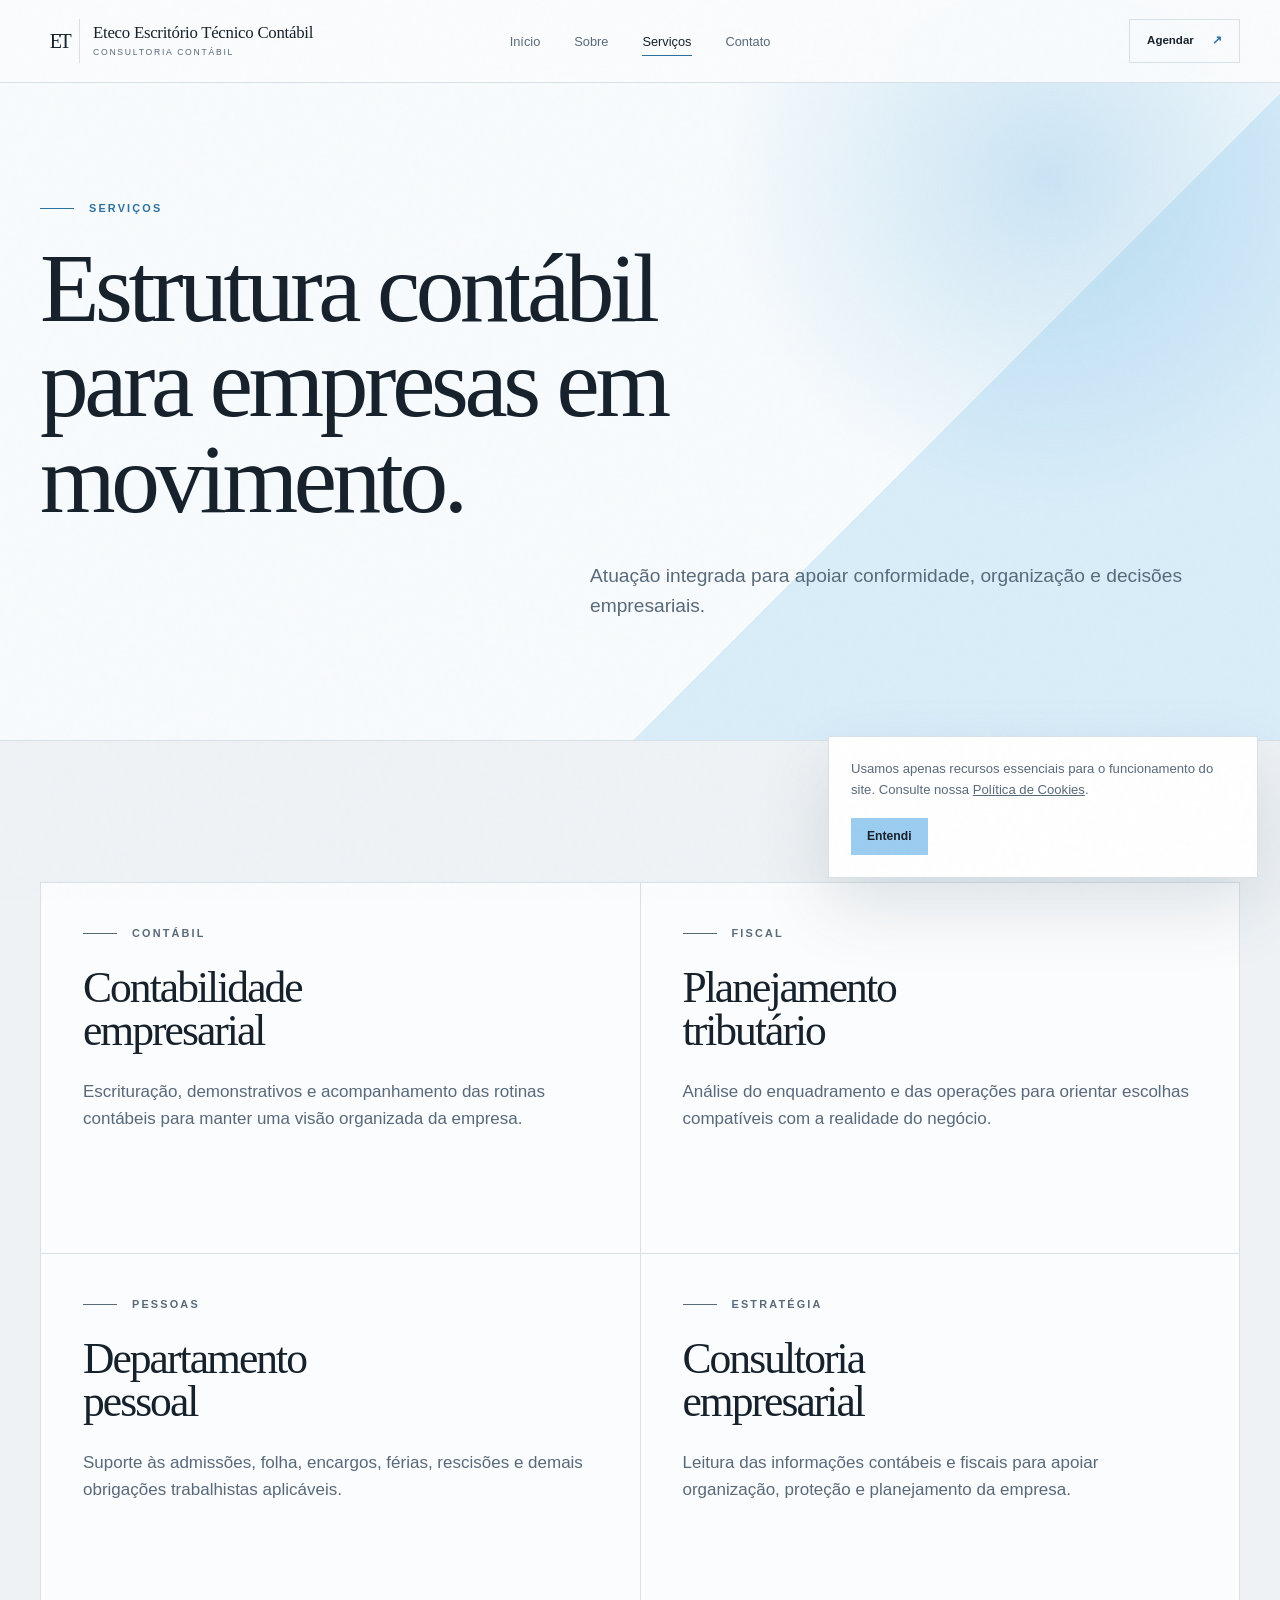
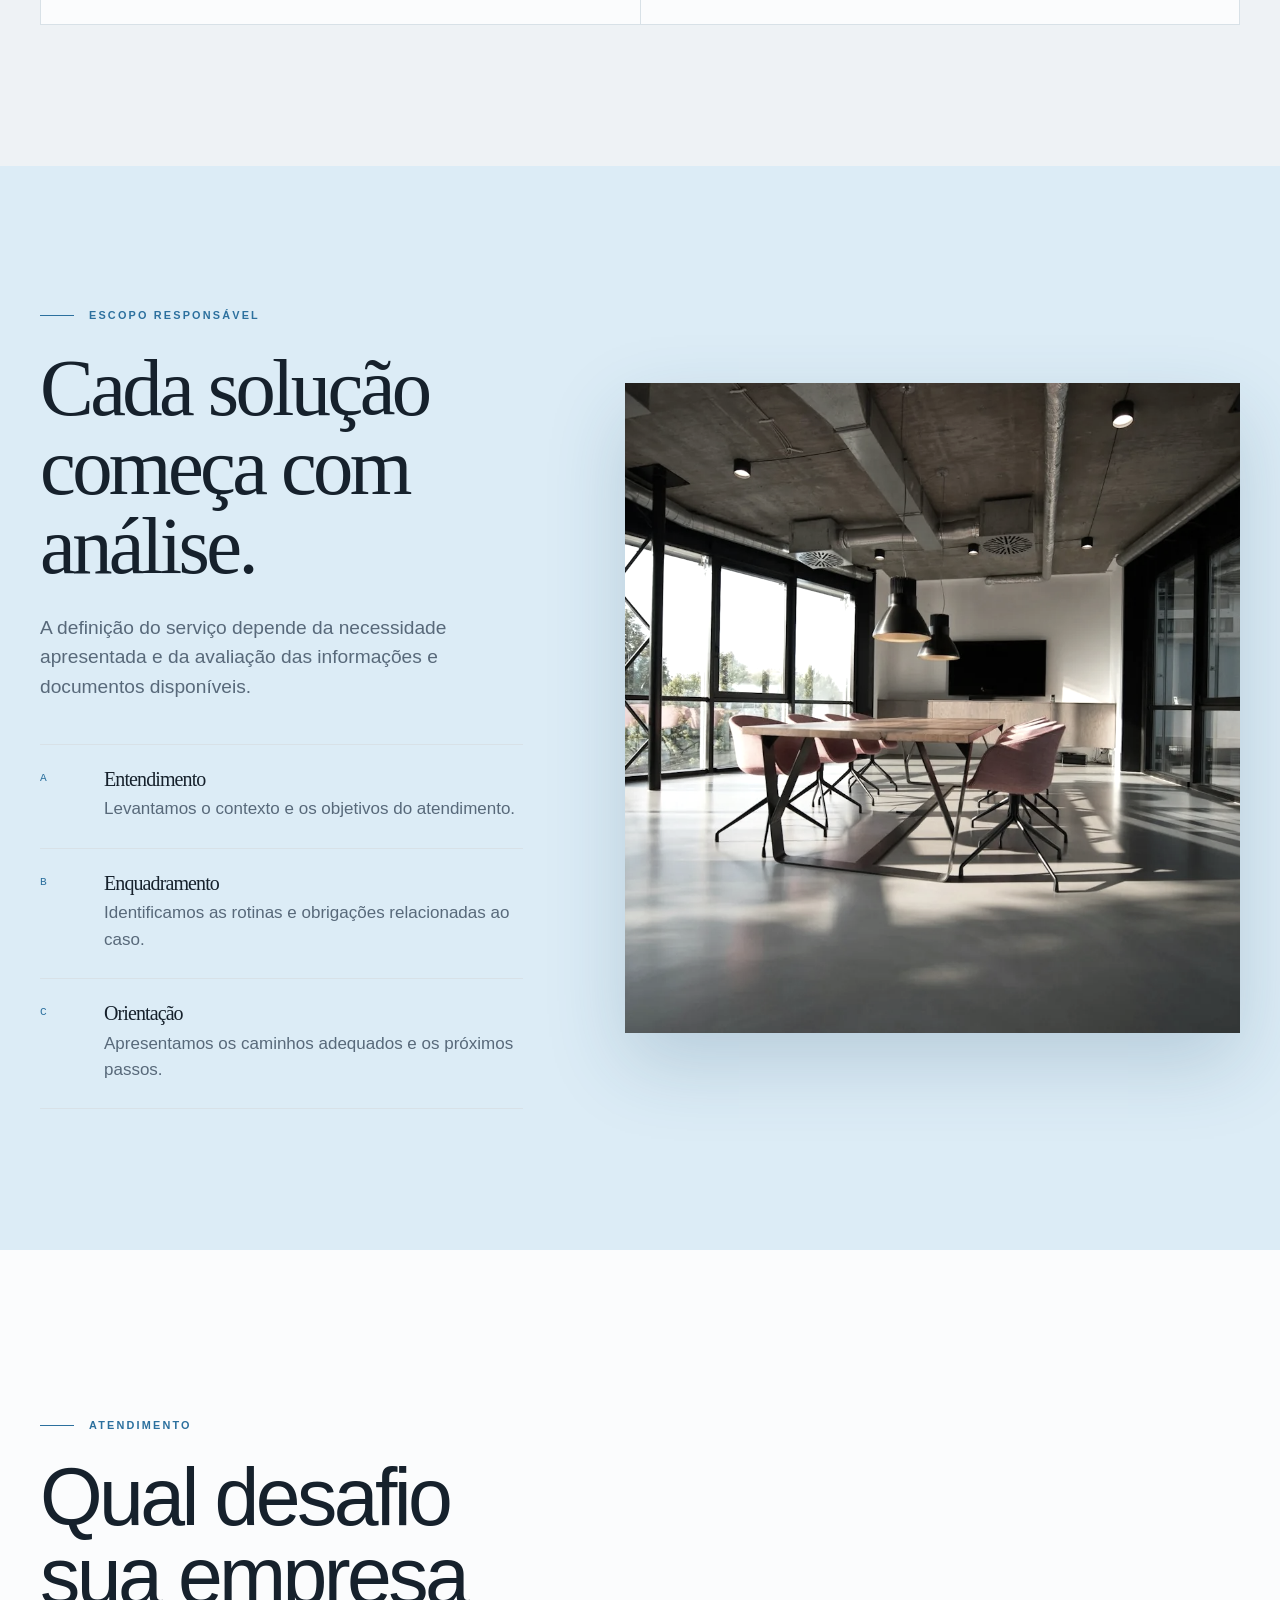
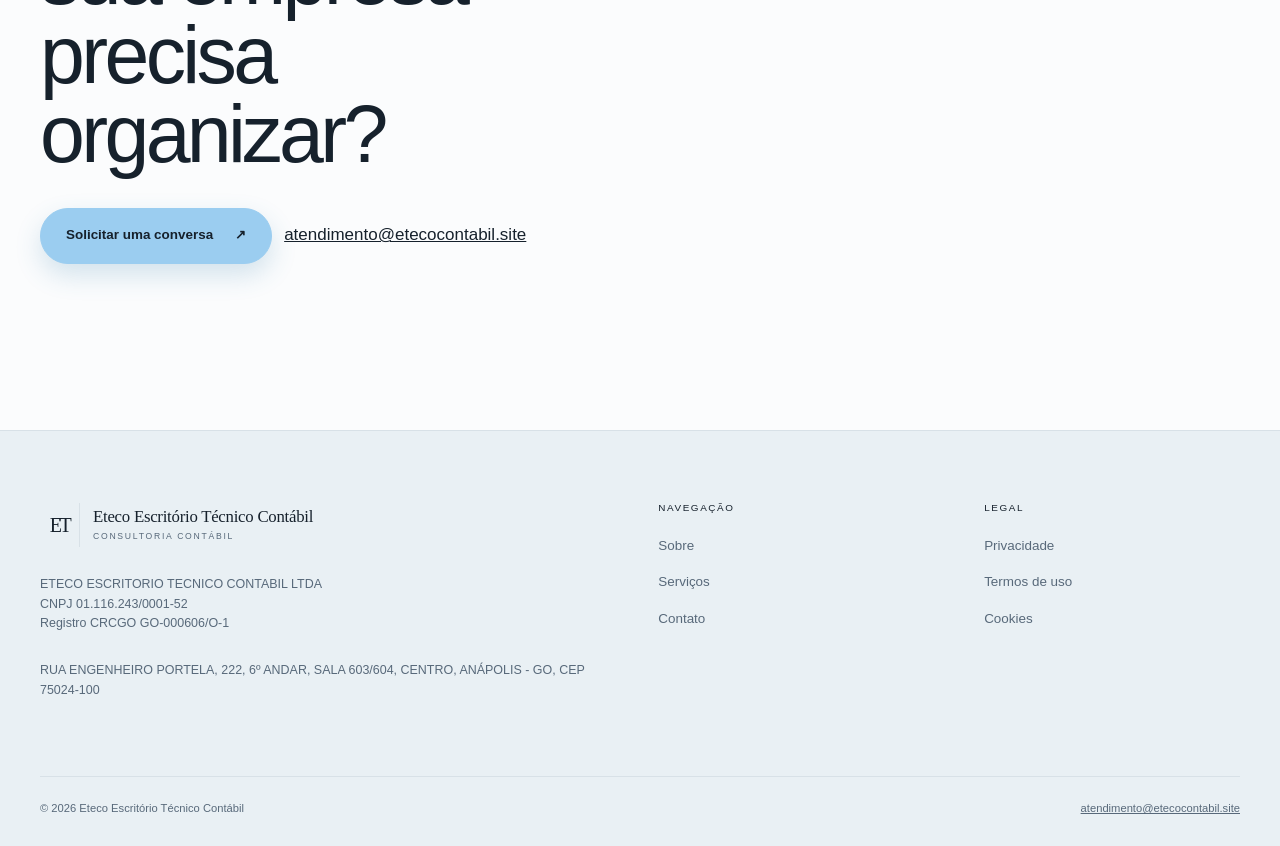
<file: servicos.html>
<!doctype html>
<html lang="pt-BR">
  <head>
    <meta charset="utf-8" />
    <meta name="viewport" content="width=device-width, initial-scale=1" />
    <meta
      name="description"
      content="Serviços de contabilidade empresarial, planejamento tributário, departamento pessoal e consultoria empresarial."
    />
    <meta name="theme-color" content="#f7f9fb" />
    <title>Serviços | Eteco Escritório Técnico Contábil</title>
    <link rel="icon" href="assets/img/favicon.svg" type="image/svg+xml" />
    <link rel="stylesheet" href="assets/css/style.css" />
  </head>
  <body>
    <a class="skip-link" href="#conteudo">Ir para o conteúdo</a>
    <header class="site-header">
      <div class="wrap header-inner">
        <a
          class="brand"
          href="index.html"
          aria-label="ET Eteco Escritório Técnico Contábil, página inicial"
          ><span class="brand-mark" aria-hidden="true">ET</span
          ><span class="brand-copy"
            ><strong>Eteco Escritório Técnico Contábil</strong
            ><span>Consultoria contábil</span></span
          ></a
        ><button
          class="nav-toggle"
          type="button"
          data-nav-toggle
          aria-expanded="false"
          aria-controls="site-nav"
        >
          Menu
        </button>
        <nav
          class="site-nav"
          id="site-nav"
          data-nav-menu
          aria-label="Navegação principal"
        >
          <ul>
            <li><a href="index.html">Início</a></li>
            <li><a href="sobre.html">Sobre</a></li>
            <li><a href="servicos.html" aria-current="page">Serviços</a></li>
            <li><a href="contato.html">Contato</a></li>
          </ul>
        </nav>
        <a
          class="header-contact"
          data-company-href="mailto"
          href="mailto:atendimento@etecocontabil.site"
          >Agendar <span>↗</span></a
        >
      </div>
    </header>
    <main id="conteudo">
      <section class="page-hero">
        <div class="wrap">
          <p class="kicker hero-reveal">Serviços</p>
          <h1 class="hero-reveal">
            Estrutura contábil para empresas em movimento.
          </h1>
          <p class="lede hero-reveal">
            Atuação integrada para apoiar conformidade, organização e decisões
            empresariais.
          </p>
        </div>
      </section>
      <section class="section">
        <div class="wrap service-detail-grid">
          <article class="service-detail" data-reveal>
            <p class="kicker">Contábil</p>
            <h2>Contabilidade empresarial</h2>
            <p>
              Escrituração, demonstrativos e acompanhamento das rotinas
              contábeis para manter uma visão organizada da empresa.
            </p>
          </article>
          <article class="service-detail" data-reveal>
            <p class="kicker">Fiscal</p>
            <h2>Planejamento tributário</h2>
            <p>
              Análise do enquadramento e das operações para orientar escolhas
              compatíveis com a realidade do negócio.
            </p>
          </article>
          <article class="service-detail" data-reveal>
            <p class="kicker">Pessoas</p>
            <h2>Departamento pessoal</h2>
            <p>
              Suporte às admissões, folha, encargos, férias, rescisões e demais
              obrigações trabalhistas aplicáveis.
            </p>
          </article>
          <article class="service-detail" data-reveal>
            <p class="kicker">Estratégia</p>
            <h2>Consultoria empresarial</h2>
            <p>
              Leitura das informações contábeis e fiscais para apoiar
              organização, proteção e planejamento da empresa.
            </p>
          </article>
        </div>
      </section>
      <section class="section section--surface">
        <div class="wrap editorial-grid">
          <div class="editorial-copy" data-reveal>
            <p class="kicker">Escopo responsável</p>
            <h2>Cada solução começa com análise.</h2>
            <p class="lede">
              A definição do serviço depende da necessidade apresentada e da
              avaliação das informações e documentos disponíveis.
            </p>
            <div class="value-list">
              <div class="value-item">
                <span class="mono">A</span>
                <div>
                  <h3>Entendimento</h3>
                  <p>Levantamos o contexto e os objetivos do atendimento.</p>
                </div>
              </div>
              <div class="value-item">
                <span class="mono">B</span>
                <div>
                  <h3>Enquadramento</h3>
                  <p>
                    Identificamos as rotinas e obrigações relacionadas ao caso.
                  </p>
                </div>
              </div>
              <div class="value-item">
                <span class="mono">C</span>
                <div>
                  <h3>Orientação</h3>
                  <p>
                    Apresentamos os caminhos adequados e os próximos passos.
                  </p>
                </div>
              </div>
            </div>
          </div>
          <figure class="editorial-media" data-reveal>
            <img
              src="assets/img/escritorio-premium.webp"
              alt="Ambiente profissional para reuniões e planejamento"
              loading="lazy"
              data-parallax
            />
          </figure>
        </div>
      </section>
      <section class="contact-banner">
        <div class="wrap contact-banner-inner">
          <div data-reveal>
            <p class="kicker">Atendimento</p>
            <h2>Qual desafio sua empresa precisa organizar?</h2>
          </div>
          <div class="contact-banner-actions" data-reveal>
            <a class="button" href="contato.html"
              >Solicitar uma conversa <span aria-hidden="true">↗</span></a
            ><a
              data-company-href="mailto"
              href="mailto:atendimento@etecocontabil.site"
              data-company="contato.emailExibicao"
              >atendimento@etecocontabil.site</a
            >
          </div>
        </div>
      </section>
    </main>
    <footer class="site-footer">
      <div class="wrap">
        <div class="footer-grid">
          <div class="footer-brand">
            <a class="brand" href="index.html"
              ><span class="brand-mark" aria-hidden="true">ET</span
              ><span class="brand-copy"
                ><strong>Eteco Escritório Técnico Contábil</strong
                ><span>Consultoria contábil</span></span
              ></a
            >
            <p>
              <span data-company="razaoSocial"
                >ETECO ESCRITORIO TECNICO CONTABIL LTDA</span
              ><br />CNPJ <span data-company="cnpj">01.116.243/0001-52</span><br />
              Registro CRCGO
              <span data-company="registroCrcgo">GO-000606/O-1</span>
            </p>
            <p class="small" data-company="endereco.completo">
              RUA ENGENHEIRO PORTELA, 222, 6º ANDAR, SALA 603/604,
              CENTRO, ANÁPOLIS - GO, CEP 75024-100
            </p>
          </div>
          <div class="footer-col">
            <h2>Navegação</h2>
            <ul>
              <li><a href="sobre.html">Sobre</a></li>
              <li><a href="servicos.html">Serviços</a></li>
              <li><a href="contato.html">Contato</a></li>
            </ul>
          </div>
          <div class="footer-col">
            <h2>Legal</h2>
            <ul>
              <li><a href="privacidade.html">Privacidade</a></li>
              <li><a href="termos.html">Termos de uso</a></li>
              <li><a href="cookies.html">Cookies</a></li>
            </ul>
          </div>
        </div>
        <div class="footer-bottom">
          <span>© <span data-current-year>2026</span> Eteco Escritório Técnico Contábil</span
          ><a
            data-company-href="mailto"
            href="mailto:atendimento@etecocontabil.site"
            data-company="contato.emailExibicao"
            >atendimento@etecocontabil.site</a
          >
        </div>
      </div>
    </footer>
    <aside
      class="cookie-notice"
      data-cookie-notice
      role="status"
      aria-live="polite"
    >
      <p>
        Usamos apenas recursos essenciais para o funcionamento do site. Consulte
        nossa <a href="cookies.html">Política de Cookies</a>.
      </p>
      <button type="button" data-cookie-dismiss>Entendi</button>
    </aside>
    <script defer src="assets/js/company-data.js"></script>
    <script defer src="assets/js/main.js"></script>
  </body>
</html>
</file>
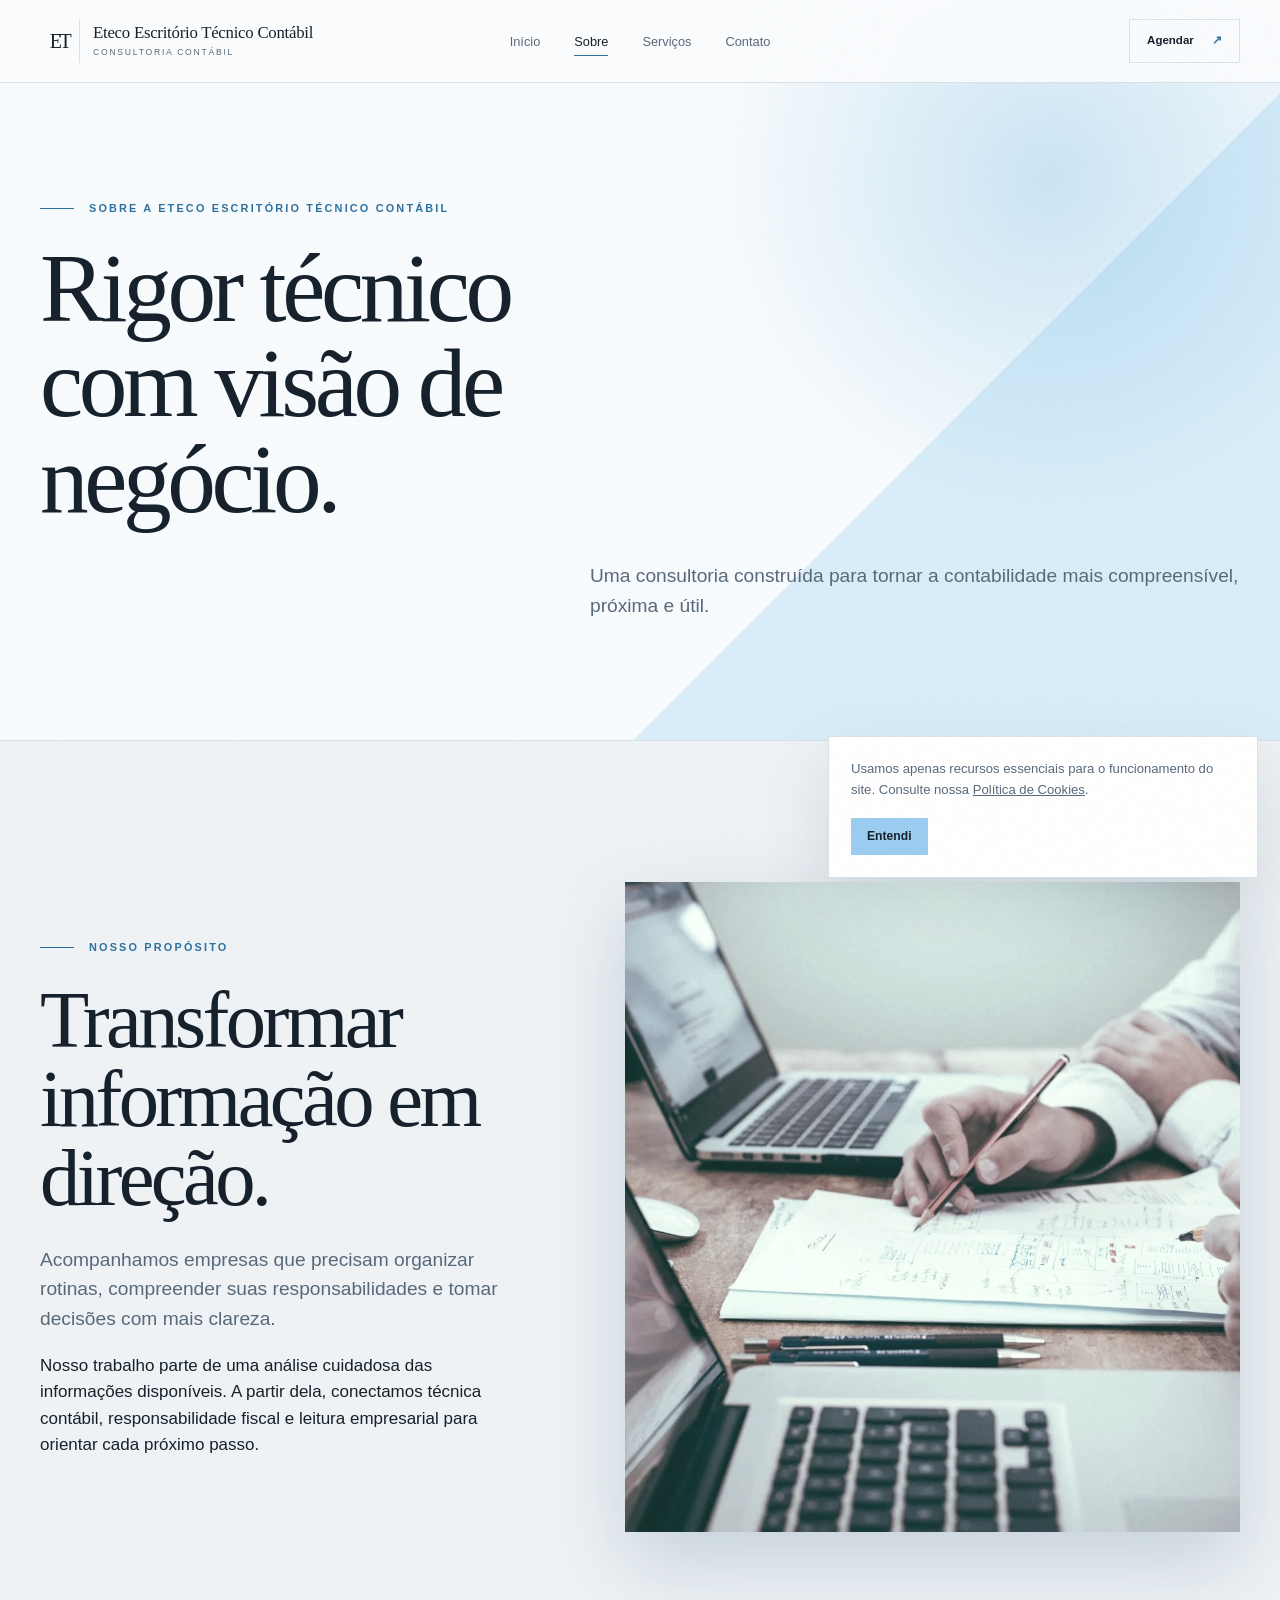
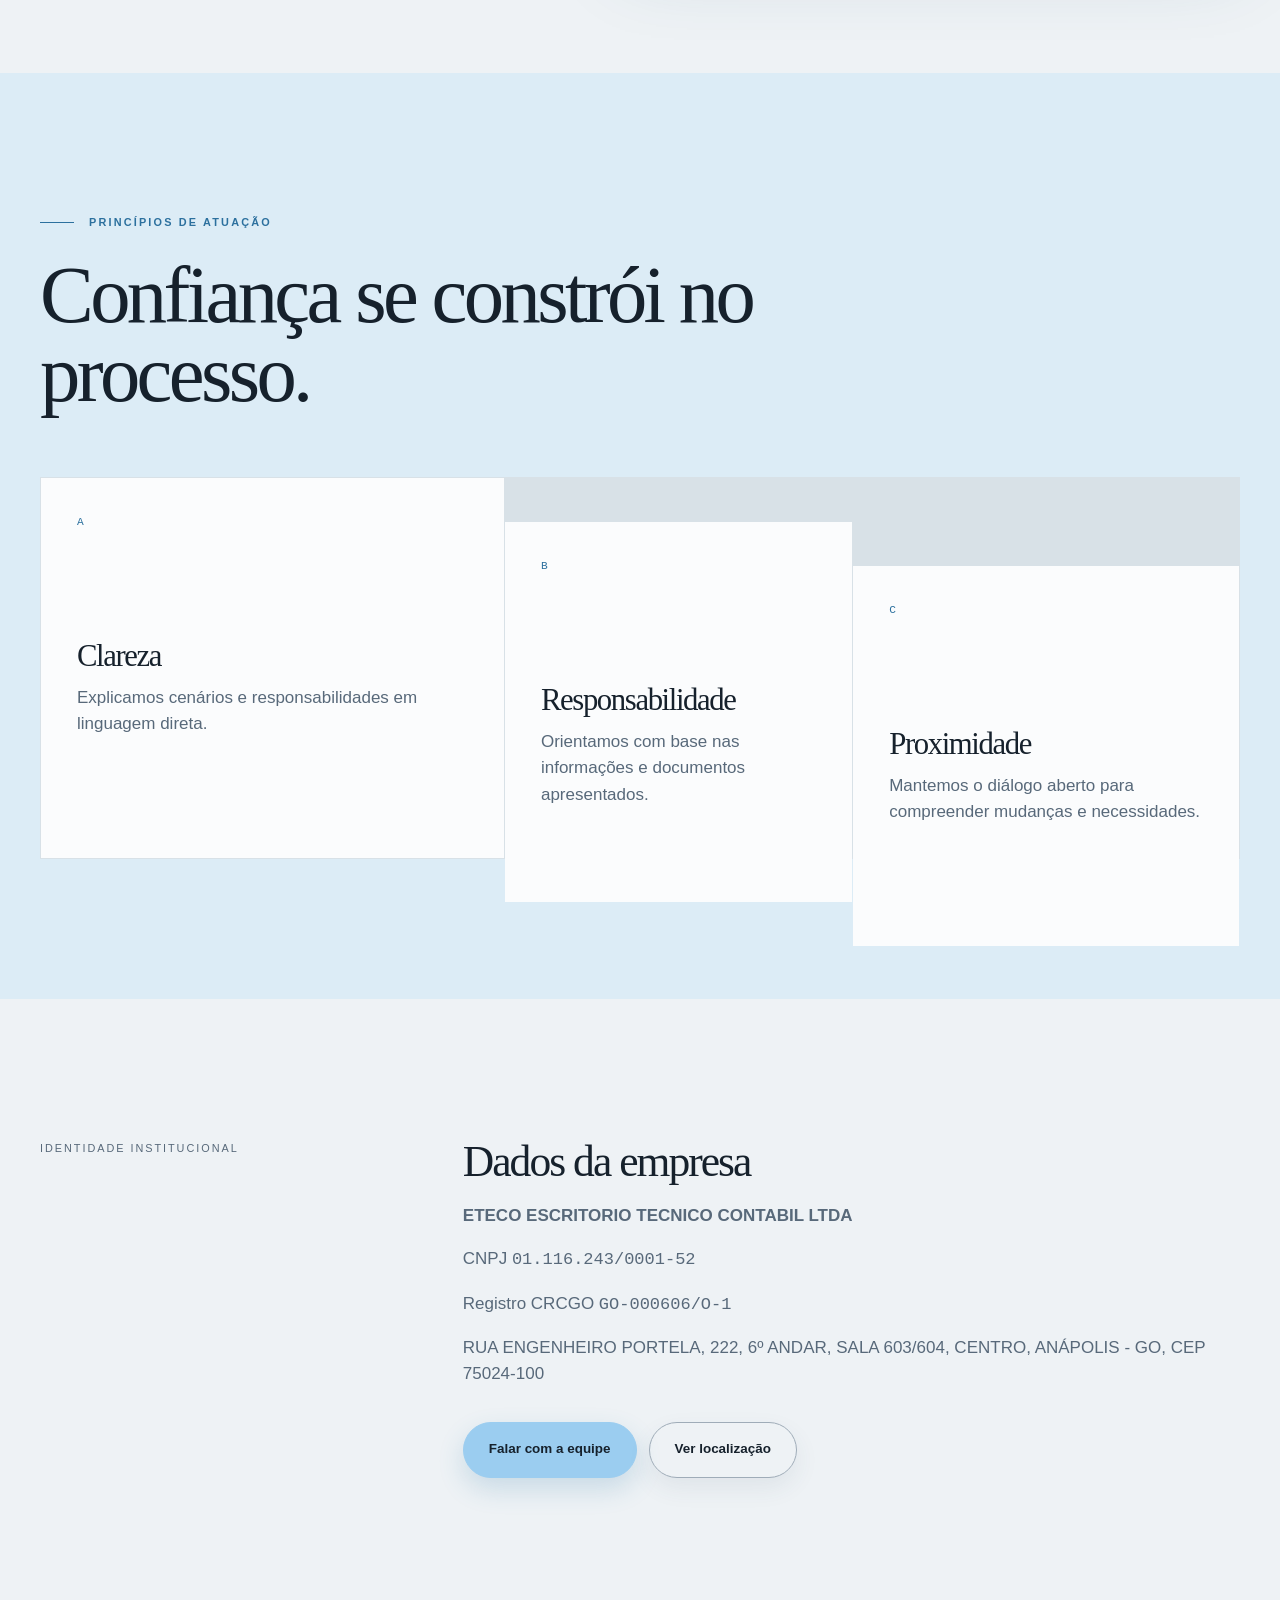
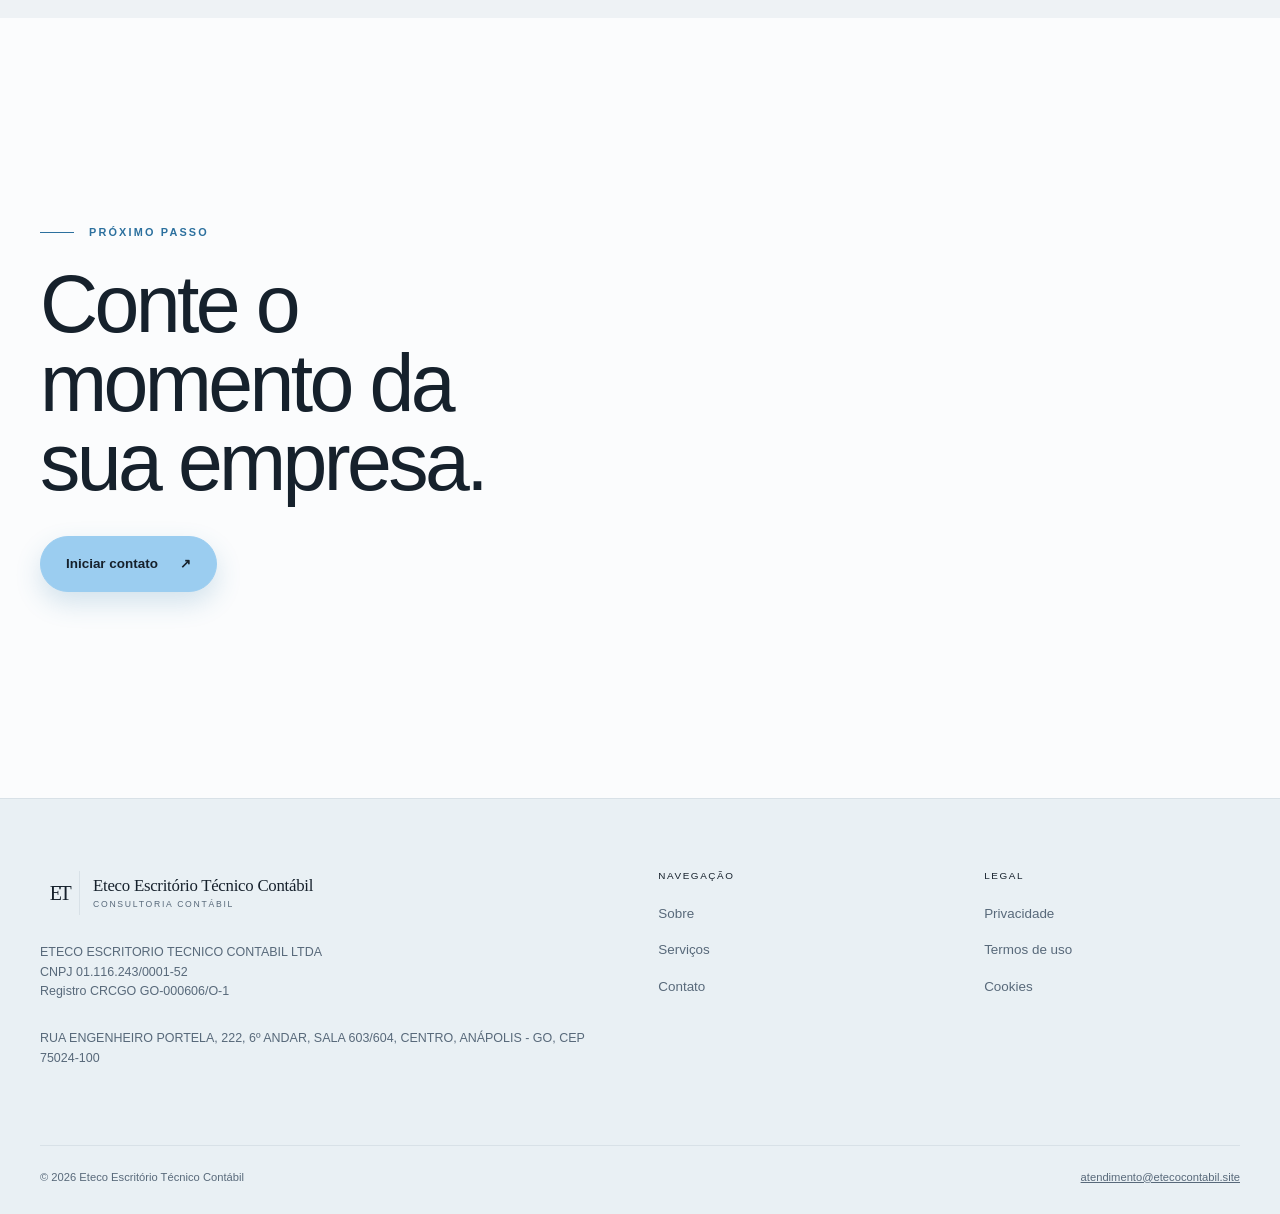
<file: sobre.html>
<!doctype html>
<html lang="pt-BR">
  <head>
    <meta charset="utf-8" />
    <meta name="viewport" content="width=device-width, initial-scale=1" />
    <meta
      name="description"
      content="Conheça a atuação da Eteco Escritório Técnico Contábil em Anápolis, Goiás."
    />
    <meta name="theme-color" content="#f7f9fb" />
    <title>Sobre | Eteco Escritório Técnico Contábil</title>
    <link rel="icon" href="assets/img/favicon.svg" type="image/svg+xml" />
    <link rel="stylesheet" href="assets/css/style.css" />
  </head>
  <body>
    <a class="skip-link" href="#conteudo">Ir para o conteúdo</a>
    <header class="site-header">
      <div class="wrap header-inner">
        <a
          class="brand"
          href="index.html"
          aria-label="ET Eteco Escritório Técnico Contábil, página inicial"
          ><span class="brand-mark" aria-hidden="true">ET</span
          ><span class="brand-copy"
            ><strong>Eteco Escritório Técnico Contábil</strong
            ><span>Consultoria contábil</span></span
          ></a
        ><button
          class="nav-toggle"
          type="button"
          data-nav-toggle
          aria-expanded="false"
          aria-controls="site-nav"
        >
          Menu
        </button>
        <nav
          class="site-nav"
          id="site-nav"
          data-nav-menu
          aria-label="Navegação principal"
        >
          <ul>
            <li><a href="index.html">Início</a></li>
            <li><a href="sobre.html" aria-current="page">Sobre</a></li>
            <li><a href="servicos.html">Serviços</a></li>
            <li><a href="contato.html">Contato</a></li>
          </ul>
        </nav>
        <a
          class="header-contact"
          data-company-href="mailto"
          href="mailto:atendimento@etecocontabil.site"
          >Agendar <span>↗</span></a
        >
      </div>
    </header>
    <main id="conteudo">
      <section class="page-hero">
        <div class="wrap">
          <p class="kicker hero-reveal">Sobre a Eteco Escritório Técnico Contábil</p>
          <h1 class="hero-reveal">Rigor técnico com visão de negócio.</h1>
          <p class="lede hero-reveal">
            Uma consultoria construída para tornar a contabilidade mais
            compreensível, próxima e útil.
          </p>
        </div>
      </section>
      <section class="section">
        <div class="wrap editorial-grid">
          <div class="editorial-copy" data-reveal>
            <p class="kicker">Nosso propósito</p>
            <h2>Transformar informação em direção.</h2>
            <p class="lede">
              Acompanhamos empresas que precisam organizar rotinas, compreender
              suas responsabilidades e tomar decisões com mais clareza.
            </p>
            <p>
              Nosso trabalho parte de uma análise cuidadosa das informações
              disponíveis. A partir dela, conectamos técnica contábil,
              responsabilidade fiscal e leitura empresarial para orientar cada
              próximo passo.
            </p>
          </div>
          <figure class="editorial-media" data-reveal>
            <img
              src="assets/img/consultoria-estrategica.webp"
              alt="Análise conjunta de documentos e informações empresariais"
              loading="lazy"
              data-parallax
            />
          </figure>
        </div>
      </section>
      <section class="section section--surface">
        <div class="wrap">
          <header class="method-header" data-reveal>
            <p class="kicker">Princípios de atuação</p>
            <h2>Confiança se constrói no processo.</h2>
          </header>
          <div class="method-grid">
            <article class="method-item" data-reveal>
              <span class="mono">A</span>
              <h3>Clareza</h3>
              <p>
                Explicamos cenários e responsabilidades em linguagem direta.
              </p>
            </article>
            <article class="method-item" data-reveal>
              <span class="mono">B</span>
              <h3>Responsabilidade</h3>
              <p>
                Orientamos com base nas informações e documentos apresentados.
              </p>
            </article>
            <article class="method-item" data-reveal>
              <span class="mono">C</span>
              <h3>Proximidade</h3>
              <p>
                Mantemos o diálogo aberto para compreender mudanças e
                necessidades.
              </p>
            </article>
          </div>
        </div>
      </section>
      <section class="section">
        <div class="wrap page-grid">
          <aside class="page-aside" data-reveal>
            <p>Identidade institucional</p>
          </aside>
          <div class="prose" data-reveal>
            <h2>Dados da empresa</h2>
            <p>
              <strong data-company="razaoSocial"
                >ETECO ESCRITORIO TECNICO CONTABIL LTDA</strong
              >
            </p>
            <p>
              CNPJ
              <span class="mono" data-company="cnpj">01.116.243/0001-52</span>
            </p>
            <p>
              Registro CRCGO
              <span class="mono" data-company="registroCrcgo"
                >GO-000606/O-1</span
              >
            </p>
            <p data-company="endereco.completo">
              RUA ENGENHEIRO PORTELA, 222, 6º ANDAR, SALA 603/604,
              CENTRO, ANÁPOLIS - GO, CEP 75024-100
            </p>
            <div class="button-row">
              <a class="button" href="contato.html">Falar com a equipe</a
              ><a
                class="button button--ghost"
                data-company-href="maps"
                href="#"
                target="_blank"
                rel="noopener"
                >Ver localização</a
              >
            </div>
          </div>
        </div>
      </section>
      <section class="contact-banner">
        <div class="wrap contact-banner-inner">
          <div data-reveal>
            <p class="kicker">Próximo passo</p>
            <h2>Conte o momento da sua empresa.</h2>
          </div>
          <div class="contact-banner-actions" data-reveal>
            <a class="button" href="contato.html"
              >Iniciar contato <span aria-hidden="true">↗</span></a
            >
          </div>
        </div>
      </section>
    </main>
    <footer class="site-footer">
      <div class="wrap">
        <div class="footer-grid">
          <div class="footer-brand">
            <a class="brand" href="index.html"
              ><span class="brand-mark" aria-hidden="true">ET</span
              ><span class="brand-copy"
                ><strong>Eteco Escritório Técnico Contábil</strong
                ><span>Consultoria contábil</span></span
              ></a
            >
            <p>
              <span data-company="razaoSocial"
                >ETECO ESCRITORIO TECNICO CONTABIL LTDA</span
              ><br />CNPJ <span data-company="cnpj">01.116.243/0001-52</span><br />
              Registro CRCGO
              <span data-company="registroCrcgo">GO-000606/O-1</span>
            </p>
            <p class="small" data-company="endereco.completo">
              RUA ENGENHEIRO PORTELA, 222, 6º ANDAR, SALA 603/604,
              CENTRO, ANÁPOLIS - GO, CEP 75024-100
            </p>
          </div>
          <div class="footer-col">
            <h2>Navegação</h2>
            <ul>
              <li><a href="sobre.html">Sobre</a></li>
              <li><a href="servicos.html">Serviços</a></li>
              <li><a href="contato.html">Contato</a></li>
            </ul>
          </div>
          <div class="footer-col">
            <h2>Legal</h2>
            <ul>
              <li><a href="privacidade.html">Privacidade</a></li>
              <li><a href="termos.html">Termos de uso</a></li>
              <li><a href="cookies.html">Cookies</a></li>
            </ul>
          </div>
        </div>
        <div class="footer-bottom">
          <span>© <span data-current-year>2026</span> Eteco Escritório Técnico Contábil</span
          ><a
            data-company-href="mailto"
            href="mailto:atendimento@etecocontabil.site"
            data-company="contato.emailExibicao"
            >atendimento@etecocontabil.site</a
          >
        </div>
      </div>
    </footer>
    <aside
      class="cookie-notice"
      data-cookie-notice
      role="status"
      aria-live="polite"
    >
      <p>
        Usamos apenas recursos essenciais para o funcionamento do site. Consulte
        nossa <a href="cookies.html">Política de Cookies</a>.
      </p>
      <button type="button" data-cookie-dismiss>Entendi</button>
    </aside>
    <script defer src="assets/js/company-data.js"></script>
    <script defer src="assets/js/main.js"></script>
  </body>
</html>
</file>
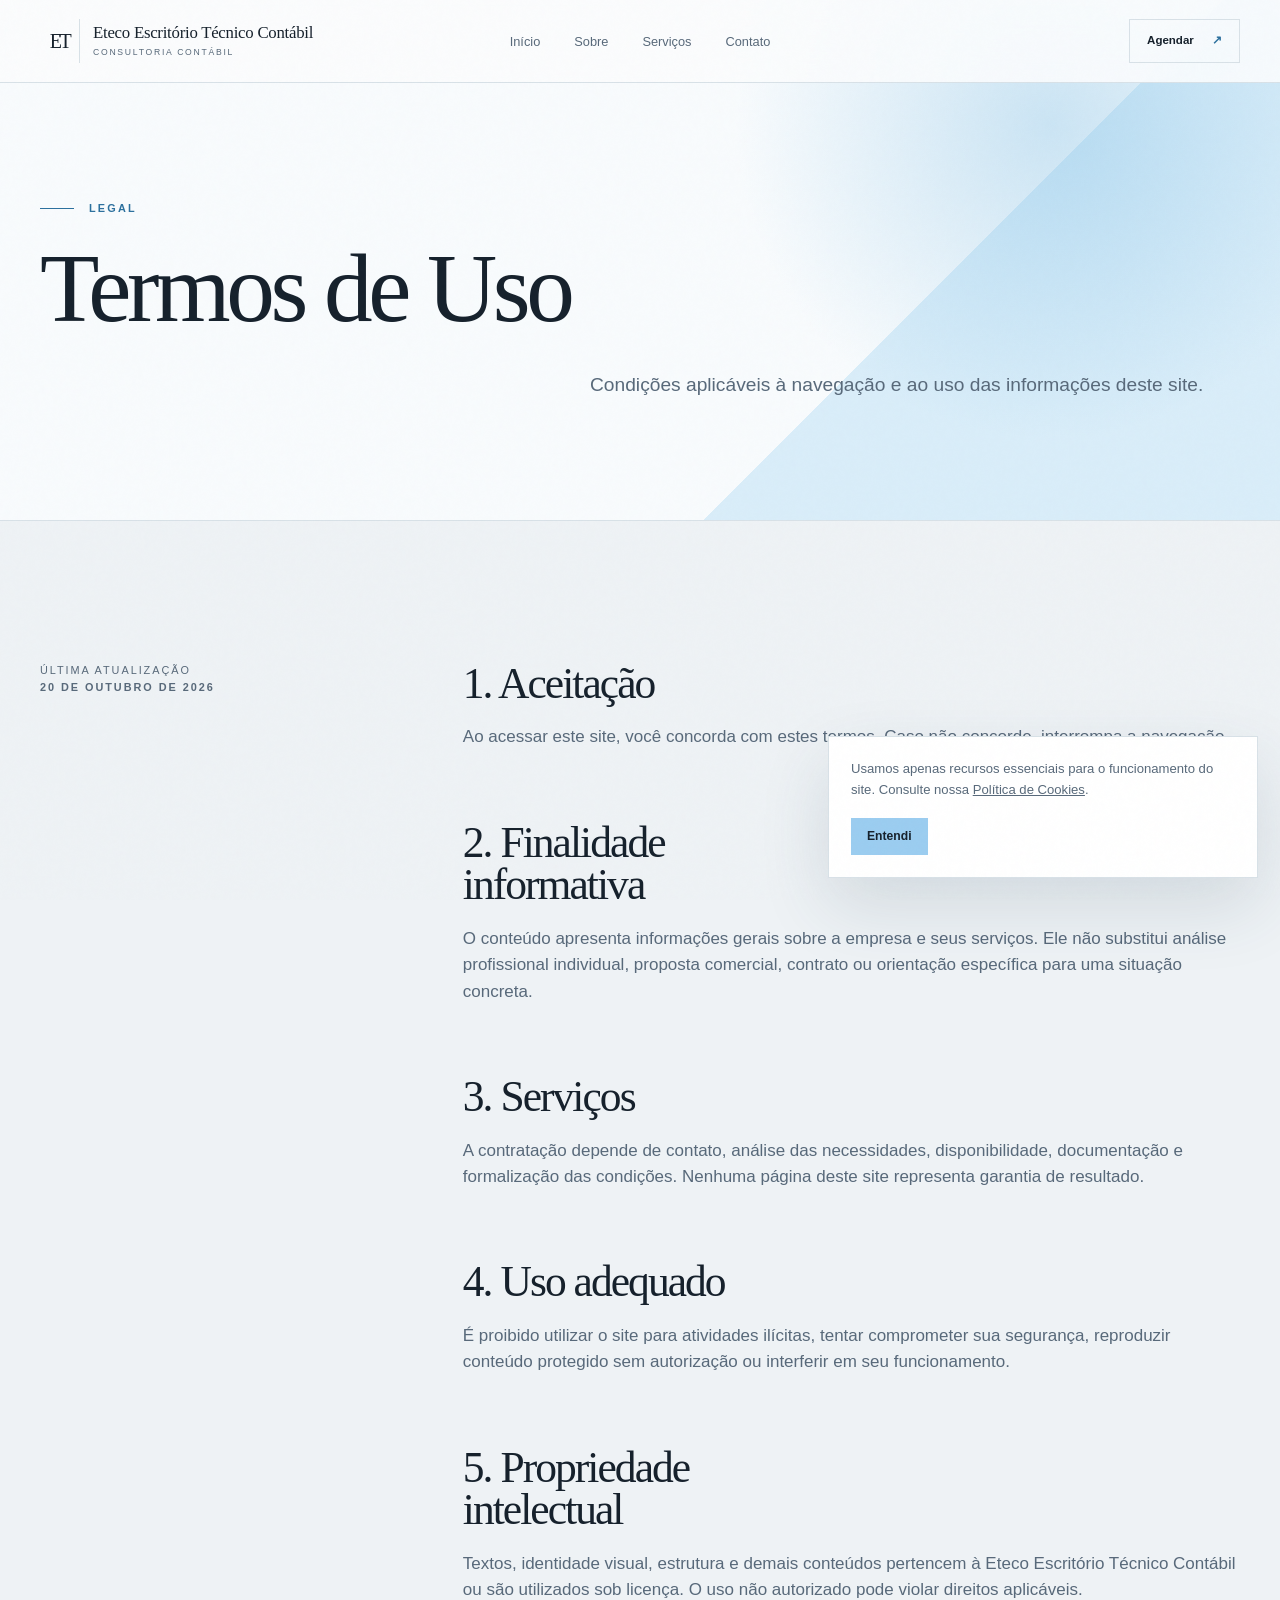
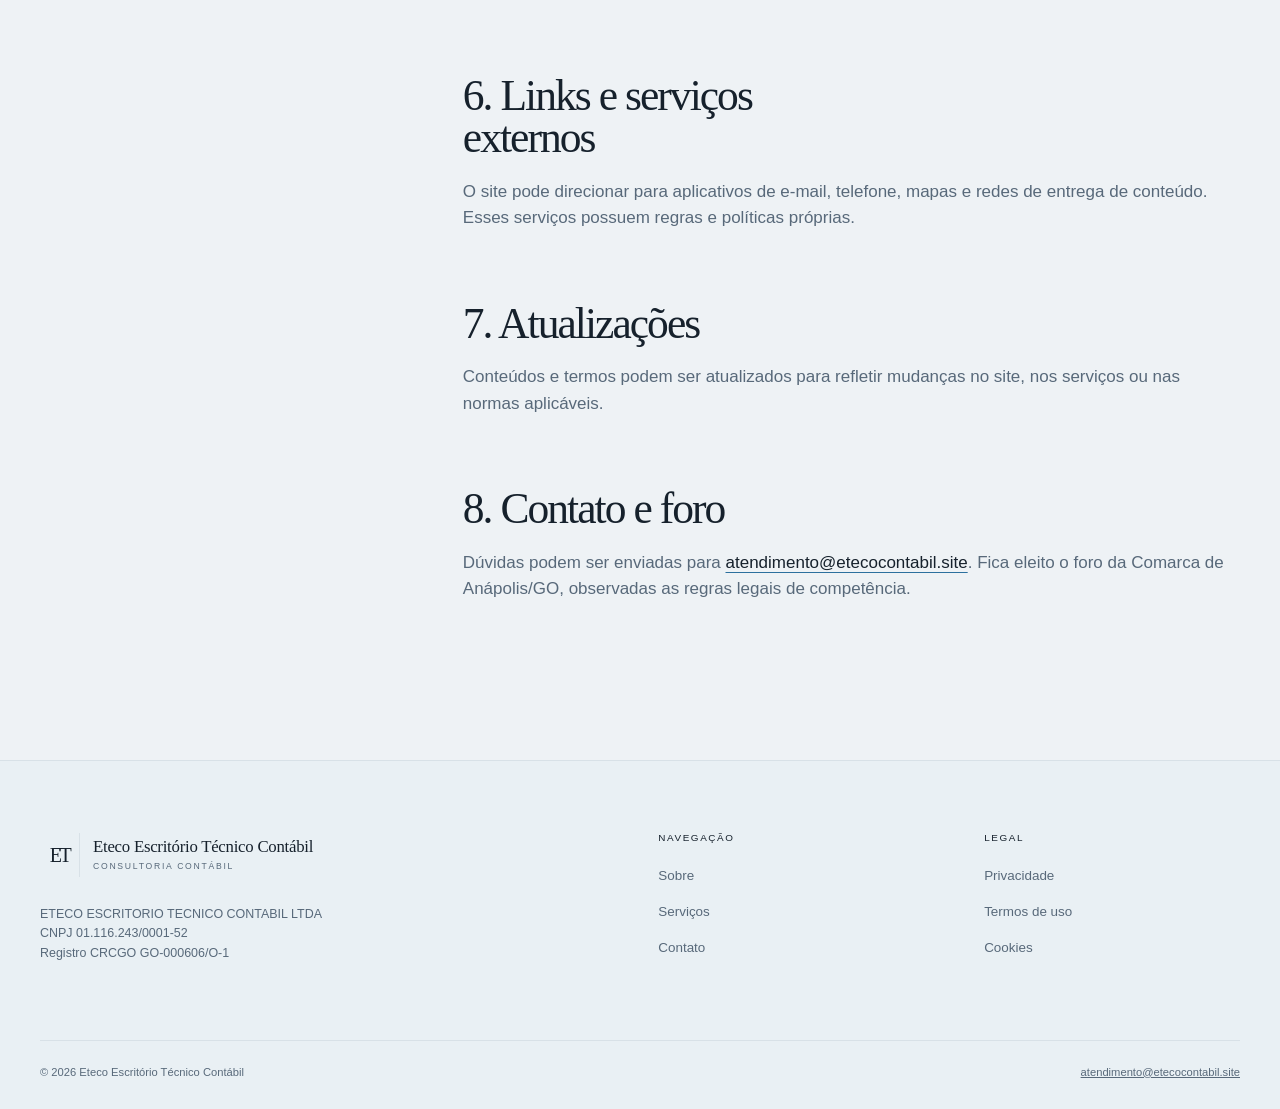
<file: termos.html>
<!doctype html>
<html lang="pt-BR">
  <head>
    <meta charset="utf-8" />
    <meta name="viewport" content="width=device-width, initial-scale=1" />
    <meta
      name="description"
      content="Termos de Uso do site da Eteco Escritório Técnico Contábil."
    />
    <meta name="theme-color" content="#0d1211" />
    <title>Termos de Uso | Eteco Escritório Técnico Contábil</title>
    <link rel="icon" href="assets/img/favicon.svg" type="image/svg+xml" />
    <link rel="stylesheet" href="assets/css/style.css" />
  </head>
  <body>
    <a class="skip-link" href="#conteudo">Ir para o conteúdo</a>
    <header class="site-header">
      <div class="wrap header-inner">
        <a class="brand" href="index.html"
          ><span class="brand-mark" aria-hidden="true">ET</span
          ><span class="brand-copy"
            ><strong>Eteco Escritório Técnico Contábil</strong
            ><span>Consultoria contábil</span></span
          ></a
        ><button
          class="nav-toggle"
          type="button"
          data-nav-toggle
          aria-expanded="false"
          aria-controls="site-nav"
        >
          Menu
        </button>
        <nav
          class="site-nav"
          id="site-nav"
          data-nav-menu
          aria-label="Navegação principal"
        >
          <ul>
            <li><a href="index.html">Início</a></li>
            <li><a href="sobre.html">Sobre</a></li>
            <li><a href="servicos.html">Serviços</a></li>
            <li><a href="contato.html">Contato</a></li>
          </ul>
        </nav>
        <a
          class="header-contact"
          data-company-href="mailto"
          href="mailto:atendimento@etecocontabil.site"
          >Agendar <span>↗</span></a
        >
      </div>
    </header>
    <main id="conteudo">
      <section class="page-hero">
        <div class="wrap">
          <p class="kicker hero-reveal">Legal</p>
          <h1 class="hero-reveal">Termos de Uso</h1>
          <p class="lede hero-reveal">
            Condições aplicáveis à navegação e ao uso das informações deste
            site.
          </p>
        </div>
      </section>
      <section class="section">
        <div class="wrap page-grid">
          <aside class="page-aside">
            <p>
              Última atualização<br /><strong
                data-company="legal.ultimaAtualizacao"
                >20 de outubro de 2026</strong
              >
            </p>
          </aside>
          <article class="prose" data-reveal>
            <h2>1. Aceitação</h2>
            <p>
              Ao acessar este site, você concorda com estes termos. Caso não
              concorde, interrompa a navegação.
            </p>
            <h2>2. Finalidade informativa</h2>
            <p>
              O conteúdo apresenta informações gerais sobre a empresa e seus
              serviços. Ele não substitui análise profissional individual,
              proposta comercial, contrato ou orientação específica para uma
              situação concreta.
            </p>
            <h2>3. Serviços</h2>
            <p>
              A contratação depende de contato, análise das necessidades,
              disponibilidade, documentação e formalização das condições.
              Nenhuma página deste site representa garantia de resultado.
            </p>
            <h2>4. Uso adequado</h2>
            <p>
              É proibido utilizar o site para atividades ilícitas, tentar
              comprometer sua segurança, reproduzir conteúdo protegido sem
              autorização ou interferir em seu funcionamento.
            </p>
            <h2>5. Propriedade intelectual</h2>
            <p>
              Textos, identidade visual, estrutura e demais conteúdos pertencem
              à Eteco Escritório Técnico Contábil ou são utilizados sob licença. O uso não
              autorizado pode violar direitos aplicáveis.
            </p>
            <h2>6. Links e serviços externos</h2>
            <p>
              O site pode direcionar para aplicativos de e-mail, telefone, mapas
              e redes de entrega de conteúdo. Esses serviços possuem regras e
              políticas próprias.
            </p>
            <h2>7. Atualizações</h2>
            <p>
              Conteúdos e termos podem ser atualizados para refletir mudanças no
              site, nos serviços ou nas normas aplicáveis.
            </p>
            <h2>8. Contato e foro</h2>
            <p>
              Dúvidas podem ser enviadas para
              <a
                data-company-href="mailto"
                href="mailto:atendimento@etecocontabil.site"
                data-company="contato.emailExibicao"
                >atendimento@etecocontabil.site</a
              >. Fica eleito o foro da
              <span data-company="legal.foro">Comarca de Anápolis, Goiás</span>,
              observadas as regras legais de competência.
            </p>
          </article>
        </div>
      </section>
    </main>
    <footer class="site-footer">
      <div class="wrap">
        <div class="footer-grid">
          <div class="footer-brand">
            <a class="brand" href="index.html"
              ><span class="brand-mark" aria-hidden="true">ET</span
              ><span class="brand-copy"
                ><strong>Eteco Escritório Técnico Contábil</strong
                ><span>Consultoria contábil</span></span
              ></a
            >
            <p>
              <span data-company="razaoSocial"
                >ETECO ESCRITORIO TECNICO CONTABIL LTDA</span
              ><br />CNPJ <span data-company="cnpj">01.116.243/0001-52</span><br />
              Registro CRCGO
              <span data-company="registroCrcgo">GO-000606/O-1</span>
            </p>
          </div>
          <div class="footer-col">
            <h2>Navegação</h2>
            <ul>
              <li><a href="sobre.html">Sobre</a></li>
              <li><a href="servicos.html">Serviços</a></li>
              <li><a href="contato.html">Contato</a></li>
            </ul>
          </div>
          <div class="footer-col">
            <h2>Legal</h2>
            <ul>
              <li><a href="privacidade.html">Privacidade</a></li>
              <li><a href="termos.html">Termos de uso</a></li>
              <li><a href="cookies.html">Cookies</a></li>
            </ul>
          </div>
        </div>
        <div class="footer-bottom">
          <span>© <span data-current-year>2026</span> Eteco Escritório Técnico Contábil</span
          ><a
            data-company-href="mailto"
            href="mailto:atendimento@etecocontabil.site"
            data-company="contato.emailExibicao"
            >atendimento@etecocontabil.site</a
          >
        </div>
      </div>
    </footer>
    <aside
      class="cookie-notice"
      data-cookie-notice
      role="status"
      aria-live="polite"
    >
      <p>
        Usamos apenas recursos essenciais para o funcionamento do site. Consulte
        nossa <a href="cookies.html">Política de Cookies</a>.
      </p>
      <button type="button" data-cookie-dismiss>Entendi</button>
    </aside>
    <script defer src="assets/js/company-data.js"></script>
    <script defer src="assets/js/main.js"></script>
  </body>
</html>
</file>
<file: assets/css/style.css>
:root {
  color-scheme: light;
  --ink: #16212c;
  --muted: #58697a;
  --bg: #fbfcfd;
  --surface: #f2f5f7;
  --surface-2: #e9eff3;
  --line: #d8e1e7;
  --blue: #9bcdf0;
  --blue-soft: #dceef9;
  --blue-deep: #2c709e;
  --header: rgba(251, 252, 253, 0.9);
  --shadow: rgba(39, 69, 91, 0.14);
  --shadow-soft: 0 18px 46px rgba(40, 82, 111, .14);
  --shadow-deep: 0 30px 75px rgba(35, 78, 108, .2);
  --serif: Georgia, "Times New Roman", serif;
  --sans: "Aptos", "Segoe UI", Helvetica, Arial, sans-serif;
  --max: 1380px;
  --ease: cubic-bezier(0.16, 1, 0.3, 1);
}

* { box-sizing: border-box; }
html { scroll-behavior: smooth; }
body { margin: 0; color: var(--ink); background: var(--bg); font-family: var(--sans); font-size: 17px; line-height: 1.55; -webkit-font-smoothing: antialiased; }
body::before { content: ""; position: fixed; inset: 0; z-index: 100; opacity: .018; pointer-events: none; background-image: url("data:image/svg+xml,%3Csvg viewBox='0 0 180 180' xmlns='http://www.w3.org/2000/svg'%3E%3Cfilter id='n'%3E%3CfeTurbulence type='fractalNoise' baseFrequency='.82' numOctaves='3' stitchTiles='stitchTiles'/%3E%3C/filter%3E%3Crect width='100%25' height='100%25' filter='url(%23n)'/%3E%3C/svg%3E"); }
a { color: inherit; }
img { display: block; width: 100%; }
button, input, textarea, select { font: inherit; }
button, a { -webkit-tap-highlight-color: transparent; }
:focus-visible { outline: 3px solid var(--blue-deep); outline-offset: 4px; }
::selection { color: var(--ink); background: var(--blue); }
.skip-link { position: fixed; top: 8px; left: 8px; z-index: 200; padding: 10px 14px; background: var(--blue); transform: translateY(-160%); }
.skip-link:focus { transform: translateY(0); }
.wrap { width: min(calc(100% - 80px), var(--max)); margin-inline: auto; }
.section { padding: clamp(100px, 11vw, 180px) 0; }
.section--compact { padding: clamp(68px, 8vw, 116px) 0; }
.section--surface { background: var(--surface); }
.section--line { border-top: 1px solid var(--line); }
.mono { font-family: "Cascadia Mono", Consolas, monospace; }
.small { color: var(--muted); font-size: .84rem; }
h1, h2, h3, p { margin-top: 0; }
h1, h2, h3 { line-height: .98; letter-spacing: -.045em; }
h1 { margin-bottom: 0; font-size: clamp(3.8rem, 7.6vw, 8.5rem); font-weight: 480; }
h2 { margin-bottom: 28px; font-size: clamp(3rem, 6.3vw, 7rem); font-weight: 470; }
h3 { margin-bottom: 14px; font-size: clamp(1.5rem, 2.4vw, 2.5rem); font-weight: 500; }
h1 em, h2 em { color: var(--blue-deep); font-family: var(--serif); font-weight: 400; }
.lede { max-width: 650px; color: var(--muted); font-size: clamp(1.08rem, 1.5vw, 1.34rem); }
.kicker { display: flex; gap: 15px; align-items: center; margin: 0 0 24px; color: var(--blue-deep); font-size: .68rem; font-weight: 700; letter-spacing: .2em; text-transform: uppercase; }
.kicker::before { content: ""; width: 34px; height: 1px; background: currentColor; }
.text-link { display: inline-flex; gap: 24px; align-items: center; padding-bottom: 6px; border-bottom: 1px solid var(--ink); font-size: .78rem; font-weight: 700; letter-spacing: .08em; text-decoration: none; text-transform: uppercase; }
.text-link span { color: var(--blue-deep); transition: transform .35s var(--ease); }
.text-link:hover span { transform: translateX(6px); }

.site-header { position: fixed; inset: 0 0 auto; z-index: 50; border-bottom: 1px solid var(--line); background: var(--header); backdrop-filter: blur(18px) saturate(140%); -webkit-backdrop-filter: blur(18px) saturate(140%); }
.header-inner { display: grid; grid-template-columns: 1fr auto 1fr; align-items: center; min-height: 82px; }
.brand { display: inline-flex; gap: 13px; align-items: center; width: max-content; text-decoration: none; }
.brand-mark { display: grid; width: 40px; height: 44px; place-items: center; border-right: 1px solid var(--line); color: var(--ink); font-family: var(--serif); font-size: 1.25rem; letter-spacing: -.12em; }
.brand-copy { display: grid; line-height: 1; }
.brand-copy strong { font-family: var(--serif); font-size: 1.05rem; font-weight: 500; letter-spacing: -.015em; }
.brand-copy span { margin-top: 6px; color: var(--muted); font-size: .54rem; letter-spacing: .2em; text-transform: uppercase; }
.site-nav ul { display: flex; gap: 34px; margin: 0; padding: 0; list-style: none; }
.site-nav a { position: relative; padding: 10px 0; color: var(--muted); font-size: .8rem; text-decoration: none; }
.site-nav a::after { content: ""; position: absolute; inset: auto 0 3px; height: 1px; background: var(--blue-deep); transform: scaleX(0); transform-origin: left; transition: transform .35s var(--ease); }
.site-nav a:hover, .site-nav a[aria-current="page"] { color: var(--ink); }
.site-nav a:hover::after, .site-nav a[aria-current="page"]::after { transform: scaleX(1); }
.header-contact { justify-self: end; padding: 12px 17px; border: 1px solid var(--line); font-size: .72rem; font-weight: 700; text-decoration: none; transition: border-color .3s var(--ease), background .3s var(--ease); }
.header-contact:hover { border-color: var(--blue-deep); background: var(--blue-soft); }
.header-contact span { margin-left: 15px; color: var(--blue-deep); }
.nav-toggle { display: none; color: var(--ink); border: 0; background: transparent; }

.button-row, .contact-banner-actions { display: flex; flex-wrap: wrap; gap: 12px; align-items: center; margin-top: 34px; }
.button { display: inline-flex; gap: 22px; align-items: center; justify-content: center; min-height: 56px; padding: 14px 25px; color: var(--ink); border: 1px solid var(--blue); border-radius: 999px; background: var(--blue); box-shadow: 0 11px 27px rgba(52, 123, 169, .2); font-size: .84rem; font-weight: 700; text-decoration: none; transition: transform .3s var(--ease), box-shadow .3s var(--ease), background .3s var(--ease); }
.button:hover { transform: translateY(-3px); box-shadow: 0 20px 44px rgba(45, 112, 157, .27); }
.button:active { transform: translateY(1px); }
.button--ghost { border-color: #9facb8; background: transparent; }
.button--ghost { box-shadow: 0 10px 25px rgba(46, 76, 96, .08); }
.button--ghost:hover { background: #fff; box-shadow: 0 16px 34px rgba(46, 76, 96, .12); }

.home-hero { min-height: 100svh; overflow: hidden; padding: 150px 0 0; background: linear-gradient(135deg, #fff 0 72%, #eef5f9 72%); }
.hero-top { display: grid; grid-template-columns: minmax(0, 1.55fr) minmax(260px, .45fr); gap: 70px; align-items: end; padding-bottom: 64px; }
.hero-copy h1 { max-width: 11ch; }
.hero-summary { max-width: 390px; padding: 0 0 12px 32px; border-left: 1px solid var(--line); }
.hero-summary p { margin-bottom: 28px; color: var(--muted); }
.hero-frame { position: relative; width: calc(100% - 80px); height: min(48vw, 640px); min-height: 430px; margin: 0 auto; overflow: hidden; transform-origin: center top; }
.hero-frame::after { content: ""; position: absolute; inset: 0; background: linear-gradient(180deg, transparent 65%, rgba(13, 31, 43, .34)); }
.hero-media { height: 100%; object-fit: cover; object-position: center 47%; filter: saturate(.65) contrast(.98) brightness(1.04); }
.hero-frame-label { position: absolute; inset: auto 35px 28px; z-index: 2; display: flex; justify-content: space-between; color: white; font-size: .64rem; font-weight: 700; letter-spacing: .18em; text-transform: uppercase; }

.statement { position: relative; min-height: 100svh; overflow: hidden; display: flex; align-items: center; }
.statement-grid { display: grid; grid-template-columns: 130px minmax(0, 1fr); }
.section-number { color: var(--muted); font-size: .68rem; letter-spacing: .14em; }
.statement-copy { position: relative; z-index: 2; }
.statement-copy h2 { max-width: 12ch; }
.statement-detail { display: grid; grid-template-columns: 1fr auto; gap: 60px; align-items: end; max-width: 820px; margin: 60px 0 0 auto; }
.statement-detail p { max-width: 480px; margin: 0; color: var(--muted); }
.statement-orbit { position: absolute; top: 50%; left: 52%; width: min(70vw, 960px); aspect-ratio: 1; border: 1px solid rgba(122, 179, 217, .2); border-radius: 50%; transform: translate(-50%, -50%); }
.statement-orbit::before, .statement-orbit::after, .statement-orbit span { content: ""; position: absolute; border: 1px solid rgba(122, 179, 217, .16); border-radius: 50%; }
.statement-orbit::before { inset: 13%; }
.statement-orbit::after { inset: 30%; }
.statement-orbit span:first-child { inset: 45% -10% 45%; border-radius: 0; border-width: 1px 0 0; }
.statement-orbit span:last-child { inset: -10% 50% -10%; border-radius: 0; border-width: 0 0 0 1px; }

.services-stage { min-height: 100svh; padding: clamp(100px, 10vw, 150px) 0; overflow: hidden; border-block: 1px solid var(--line); background: var(--surface); }
.services-heading { display: grid; grid-template-columns: 1fr 430px; gap: 60px; align-items: end; margin-bottom: 74px; }
.services-heading h2 { margin: 0; }
.services-heading > p { margin: 0; color: var(--muted); }
.services-composition { display: grid; grid-template-columns: minmax(260px, .8fr) minmax(320px, 1.05fr) minmax(260px, .75fr); min-height: 590px; border-block: 1px solid var(--line); }
.service-names { display: grid; margin: 0; padding: 0; list-style: none; }
.service-names li { display: grid; }
.service-name { display: grid; grid-template-columns: 42px 1fr; gap: 18px; align-items: center; padding: 20px 24px 20px 0; color: var(--muted); border: 0; border-bottom: 1px solid var(--line); background: transparent; text-align: left; cursor: pointer; transition: color .3s var(--ease), padding-left .3s var(--ease); }
.service-names li:last-child .service-name { border-bottom: 0; }
.service-name span { font-family: "Cascadia Mono", monospace; font-size: .65rem; }
.service-name.is-active { padding-left: 12px; color: var(--ink); font-family: var(--serif); font-size: clamp(1.2rem, 1.8vw, 1.7rem); }
.service-name.is-active span { color: var(--blue-deep); font-family: var(--sans); }
.services-photo { margin: 0; overflow: hidden; }
.services-photo img { height: 100%; object-fit: cover; filter: saturate(.58) brightness(1.06); transition: transform .9s var(--ease), opacity .35s ease; }
.service-panel { display: flex; flex-direction: column; justify-content: end; padding: 50px 0 42px 50px; }
.service-panel .mono { color: var(--blue-deep); font-size: .68rem; letter-spacing: .14em; }
.service-panel h3 { font-family: var(--serif); font-weight: 400; }
.service-panel > p:not(.mono) { max-width: 35ch; color: var(--muted); }
.service-panel .text-link { align-self: start; margin-top: 38px; }

.process { min-height: 1100px; overflow: hidden; background: #f8fafb; }
.process-grid { display: grid; grid-template-columns: .7fr 1.3fr; gap: 7vw; align-items: start; }
.process-copy { position: sticky; top: 150px; }
.process-copy h2 { max-width: 9ch; }
.process-points { display: flex; gap: 12px; flex-wrap: wrap; margin: 42px 0 0; padding: 0; list-style: none; }
.process-points li { padding: 9px 14px; border: 1px solid var(--line); color: var(--muted); font-size: .72rem; letter-spacing: .1em; text-transform: uppercase; }
.document-stack { position: relative; min-height: 800px; padding-top: 50px; perspective: 1400px; }
.document-card { position: absolute; left: 0; width: 100%; min-height: 360px; display: grid; grid-template-columns: 150px 1fr; gap: 30px; padding: 48px; border: 1px solid #d2dce3; background: rgba(255,255,255,.96); box-shadow: 0 30px 60px rgba(43, 72, 91, .12); transform-origin: center top; }
.document-card:nth-child(1) { top: 40px; transform: translateY(0) scale(.92); }
.document-card:nth-child(2) { top: 210px; transform: translateY(0) scale(.96); }
.document-card:nth-child(3) { top: 390px; }
.document-card::after { content: ""; position: absolute; inset: auto 0 0; height: 90px; background: linear-gradient(165deg, transparent 0 25%, var(--blue-soft) 26% 100%); opacity: .58; }
.document-number { position: relative; z-index: 1; color: #86bce0; font-family: var(--serif); font-size: clamp(4.7rem, 8vw, 8rem); line-height: .85; }
.document-card > div { position: relative; z-index: 1; }
.document-card .kicker { margin-bottom: 16px; }
.document-card h3 { font-family: var(--serif); font-size: clamp(2rem, 3.5vw, 3.6rem); font-weight: 400; }
.document-card p:last-child { max-width: 47ch; color: var(--muted); }

.trust { display: grid; grid-template-columns: minmax(420px, .95fr) minmax(560px, 1.05fr); padding: 0; border-block: 1px solid var(--line); }
.trust-visual { position: relative; min-height: 820px; overflow: hidden; }
.trust-visual img { position: absolute; inset: -5% 0; height: 110%; object-fit: cover; filter: saturate(.56) brightness(1.08); }
.trust-visual::after { content: ""; position: absolute; inset: 0; background: linear-gradient(90deg, rgba(226,236,242,.35), transparent); }
.trust-visual > span { position: absolute; top: 80px; left: 55px; z-index: 2; max-width: 14ch; font-family: var(--serif); font-size: 1.25rem; }
.trust-content { display: flex; flex-direction: column; justify-content: center; padding: 85px clamp(50px, 7vw, 110px); }
.trust-rule { display: flex; gap: 30px; align-items: center; margin-bottom: 90px; color: var(--muted); font-size: .63rem; letter-spacing: .18em; text-transform: uppercase; }
.trust-rule::before { content: ""; flex: 1; order: 2; height: 1px; background: var(--line); }
.trust-rule span:last-child { order: 3; }
.trust-content h2 { max-width: 12ch; font-size: clamp(3rem, 5.6vw, 6.4rem); }
.trust-pillars { display: grid; grid-template-columns: 1fr 1fr; margin-top: 42px; border-block: 1px solid var(--line); }
.trust-pillars > div { display: grid; grid-template-columns: 48px 1fr; padding: 24px 16px 24px 0; }
.trust-pillars > div + div { padding-left: 28px; border-left: 1px solid var(--line); }
.pillar-icon { grid-row: 1 / 3; color: var(--blue-deep); font-size: 1.7rem; }
.trust-pillars strong { font-family: var(--serif); font-weight: 400; }
.trust-pillars small { color: var(--muted); font-size: .6rem; letter-spacing: .14em; text-transform: uppercase; }
.trust-identity { grid-column: 1 / -1; display: grid; grid-template-columns: 1.5fr .7fr .6fr; border-top: 1px solid var(--line); }
.trust-identity > div { min-height: 120px; padding: 28px 40px; border-right: 1px solid var(--line); }
.trust-identity > div:last-child { border-right: 0; }
.trust-identity small { display: block; margin-bottom: 9px; color: var(--muted); font-size: .6rem; letter-spacing: .16em; text-transform: uppercase; }
.trust-identity strong { display: block; font-size: .85rem; font-weight: 550; }

.contact-banner { position: relative; min-height: 780px; display: flex; align-items: center; overflow: hidden; }
.contact-banner-inner { position: relative; z-index: 2; }
.contact-banner-inner > div { width: 62%; }
.contact-banner h2 { max-width: 12ch; }
.contact-shape { position: absolute; inset: 0 0 0 55%; background: var(--blue); clip-path: polygon(28% 0, 100% 0, 100% 100%, 0 100%, 22% 58%, 0 42%); }
.contact-shape span { position: absolute; top: 40%; left: 42%; color: rgba(22,33,44,.58); font-size: .68rem; line-height: 2; letter-spacing: .22em; text-transform: uppercase; }

.page-hero { padding: 200px 0 120px; border-bottom: 1px solid var(--line); background: radial-gradient(circle at 82% 24%, rgba(115,184,226,.34), transparent 28%), linear-gradient(135deg, #f8fbfd 0 68%, #d9edf9 68%); }
.page-hero h1 { max-width: 13ch; font-family: var(--serif); font-weight: 400; }
.page-hero .lede { margin: 34px 0 0 auto; }
.page-grid { display: grid; grid-template-columns: .55fr 1.45fr; gap: clamp(60px, 10vw, 150px); }
.page-aside { color: var(--muted); }
.page-aside p { position: sticky; top: 120px; font-size: .68rem; letter-spacing: .18em; text-transform: uppercase; }
.editorial-grid { display: grid; grid-template-columns: .88fr 1.12fr; gap: clamp(50px, 8vw, 120px); align-items: center; }
.editorial-grid--reverse { grid-template-columns: 1.12fr .88fr; }
.editorial-copy { max-width: 620px; }
.editorial-copy h2 { font-family: var(--serif); font-weight: 400; }
.editorial-media { position: relative; min-height: 650px; margin: 0; overflow: hidden; box-shadow: var(--shadow-deep); }
.editorial-media img { position: absolute; inset: -5% 0; height: 110%; object-fit: cover; filter: saturate(.55) brightness(1.05); }
.quote-line { max-width: 25ch; margin: 40px 0 0; padding-left: 22px; border-left: 2px solid var(--blue); font-family: var(--serif); font-size: 1.2rem; }
.method-header { max-width: 780px; margin-bottom: 64px; }
.method-header h2 { font-family: var(--serif); font-weight: 400; }
.method-grid { display: grid; grid-template-columns: 1.2fr .9fr 1fr; gap: 1px; background: var(--line); border: 1px solid var(--line); }
.method-item { min-height: 380px; padding: 36px; background: var(--bg); }
.method-item:nth-child(2) { transform: translateY(44px); }
.method-item:nth-child(3) { transform: translateY(88px); }
.method-item .mono { display: block; margin-bottom: 110px; color: var(--blue-deep); font-size: .7rem; }
.method-item h3 { font-family: var(--serif); font-weight: 400; }
.method-item p { color: var(--muted); }
.value-list { margin-top: 42px; }
.value-item { display: grid; grid-template-columns: 44px 1fr; gap: 20px; padding: 25px 0; border-top: 1px solid var(--line); }
.value-item:last-child { border-bottom: 1px solid var(--line); }
.value-item .mono { color: var(--blue-deep); font-size: .7rem; }
.value-item h3 { margin-bottom: 7px; font-family: var(--serif); font-size: 1.25rem; font-weight: 400; }
.value-item p { margin: 0; color: var(--muted); }
.prose { max-width: 820px; }
.prose h2 { max-width: 18ch; margin: 70px 0 20px; font-family: var(--serif); font-size: clamp(2rem, 3.4vw, 3.8rem); font-weight: 400; }
.prose h2:first-child { margin-top: 0; }
.prose h3 { margin-top: 38px; font-size: 1.2rem; }
.prose p, .prose li { color: var(--muted); }
.prose a { color: var(--ink); text-decoration-color: var(--blue-deep); text-underline-offset: 4px; }
.prose ul { padding-left: 20px; }
.service-detail-grid { display: grid; grid-template-columns: repeat(2, 1fr); gap: 1px; border: 1px solid var(--line); background: var(--line); }
.service-detail { min-height: 370px; padding: 42px; background: var(--bg); }
.service-detail h2 { max-width: 14ch; font-family: var(--serif); font-size: clamp(2rem, 3.4vw, 3.8rem); font-weight: 400; }
.service-detail p { color: var(--muted); }
.contact-layout { display: grid; grid-template-columns: .8fr 1.2fr; gap: clamp(50px, 9vw, 120px); }
.contact-direct { display: grid; align-content: start; padding: 10px 30px; background: #e5f1f8; box-shadow: var(--shadow-soft); }
.contact-direct a, .contact-direct address { display: block; padding: 25px 0; border-top: 1px solid rgba(64,112,143,.2); font-style: normal; text-decoration: none; }
.contact-direct small { display: block; margin-bottom: 8px; color: var(--muted); font-size: .62rem; letter-spacing: .16em; text-transform: uppercase; }
.contact-direct strong { font-family: var(--serif); font-size: 1.08rem; font-weight: 400; }
.contact-form { display: grid; grid-template-columns: repeat(2, 1fr); gap: 20px; padding: clamp(28px, 4vw, 54px); border: 1px solid rgba(75,119,148,.18); background: rgba(255,255,255,.92); box-shadow: var(--shadow-deep); }
.form-field { display: grid; gap: 8px; }
.form-field--wide { grid-column: 1 / -1; }
.form-field label { font-size: .7rem; font-weight: 700; letter-spacing: .08em; text-transform: uppercase; }
.form-field input, .form-field select, .form-field textarea { width: 100%; min-height: 54px; padding: 13px 15px; color: var(--ink); border: 1px solid var(--line); border-radius: 0; background: #fff; }
.form-field textarea { min-height: 160px; resize: vertical; }
.form-field input::placeholder, .form-field textarea::placeholder { color: #9aa6b0; }
.phone-field { display: grid; grid-template-columns: 100px 1fr; gap: 10px; }
.form-note { margin: 0; color: var(--muted); font-size: .75rem; }
.form-status { grid-column: 1 / -1; margin: 0; padding: 14px 16px; border-left: 2px solid var(--blue-deep); background: var(--blue-soft); font-size: .84rem; }

.site-footer { padding: 72px 0 28px; border-top: 1px solid var(--line); background: #e9f0f4; }
.footer-grid { display: grid; grid-template-columns: 1.5fr .7fr .7fr; gap: 70px; }
.footer-brand { max-width: 560px; }
.footer-brand p { margin-top: 28px; color: var(--muted); font-size: .78rem; }
.footer-col h2 { margin-bottom: 19px; font-family: var(--sans); font-size: .62rem; letter-spacing: .16em; text-transform: uppercase; }
.footer-col ul { display: grid; gap: 10px; margin: 0; padding: 0; list-style: none; }
.footer-col a { color: var(--muted); font-size: .84rem; text-decoration: none; }
.footer-col a:hover { color: var(--blue-deep); }
.footer-bottom { display: flex; gap: 30px; justify-content: space-between; margin-top: 64px; padding-top: 23px; border-top: 1px solid var(--line); color: var(--muted); font-size: .7rem; }
.cookie-notice { position: fixed; right: 22px; bottom: 22px; z-index: 60; display: grid; width: min(430px, calc(100% - 44px)); gap: 18px; padding: 22px; border: 1px solid var(--line); background: white; box-shadow: 0 28px 70px var(--shadow); opacity: 0; pointer-events: none; transform: translateY(24px); transition: opacity .45s var(--ease), transform .45s var(--ease); }
.cookie-notice.is-visible { opacity: 1; pointer-events: auto; transform: translateY(0); }
.cookie-notice p { margin: 0; color: var(--muted); font-size: .82rem; }
.cookie-notice button { justify-self: start; padding: 9px 16px; color: var(--ink); border: 0; background: var(--blue); font-size: .76rem; font-weight: 700; cursor: pointer; }

@media (max-width: 1050px) {
  .wrap { width: min(calc(100% - 48px), var(--max)); }
  .hero-frame { width: calc(100% - 48px); }
  .services-composition { grid-template-columns: .75fr 1fr; }
  .service-panel { grid-column: 1 / -1; padding: 34px 0; border-top: 1px solid var(--line); }
  .service-panel > p:not(.mono) { max-width: 55ch; }
  .trust { grid-template-columns: .85fr 1.15fr; }
  .trust-content { padding-inline: 50px; }
}

@media (max-width: 800px) {
  .wrap { width: min(calc(100% - 32px), var(--max)); }
  .header-inner { grid-template-columns: 1fr auto; min-height: 72px; }
  .brand-copy span, .header-contact { display: none; }
  .nav-toggle { display: block; min-height: 44px; padding: 8px 0 8px 16px; }
  .site-nav { position: fixed; inset: 72px 0 auto; padding: 24px 16px 34px; border-bottom: 1px solid var(--line); background: var(--bg); opacity: 0; pointer-events: none; transform: translateY(-14px); transition: opacity .3s var(--ease), transform .3s var(--ease); }
  .site-nav.is-open { opacity: 1; pointer-events: auto; transform: translateY(0); }
  .site-nav ul { display: grid; gap: 3px; }
  .site-nav a { display: block; padding: 12px 0; font-family: var(--serif); font-size: 1.25rem; }
  body.menu-open { overflow: hidden; }
  .home-hero { padding-top: 120px; }
  .hero-top, .services-heading, .process-grid, .editorial-grid, .editorial-grid--reverse, .page-grid, .contact-layout { grid-template-columns: 1fr; }
  .contact-map-grid { grid-template-columns: 1fr; }
  .contact-map-copy h2 { max-width: 12ch; }
  .contact-map-frame { min-height: 460px; }
  .hero-top { gap: 34px; }
  .hero-summary { padding-left: 0; border-left: 0; }
  .hero-frame { width: calc(100% - 32px); height: 55svh; min-height: 420px; }
  .statement-grid { grid-template-columns: 1fr; gap: 30px; }
  .statement-detail { grid-template-columns: 1fr; gap: 30px; margin-top: 35px; }
  .services-heading { gap: 25px; }
  .services-composition { grid-template-columns: 1fr; }
  .service-names { order: 2; }
  .services-photo { min-height: 500px; }
  .service-panel { order: 3; }
  .process { min-height: auto; }
  .process-copy { position: static; }
  .document-stack { min-height: 920px; }
  .trust { grid-template-columns: 1fr; }
  .trust-visual { min-height: 620px; }
  .trust-content { padding: 80px 32px; }
  .trust-rule { margin-bottom: 60px; }
  .trust-identity { grid-template-columns: 1fr; }
  .trust-identity > div { min-height: auto; border-right: 0; border-bottom: 1px solid var(--line); }
  .contact-banner-inner > div { width: 72%; }
  .contact-shape { left: 60%; }
  .page-aside p { position: static; }
  .method-grid { grid-template-columns: 1fr; }
  .method-item, .method-item:nth-child(2), .method-item:nth-child(3) { min-height: auto; transform: none; }
  .method-item .mono { margin-bottom: 60px; }
  .editorial-media { min-height: 540px; }
  .footer-grid { grid-template-columns: 1fr 1fr; }
  .footer-brand { grid-column: 1 / -1; }
}

@media (max-width: 600px) {
  body { font-size: 16px; }
  h1 { font-size: clamp(3.2rem, 15vw, 5rem); }
  h2 { font-size: clamp(2.8rem, 13vw, 4.8rem); }
  .section { padding: 90px 0; }
  .hero-frame-label { inset-inline: 20px; }
  .hero-frame-label span:last-child { display: none; }
  .statement { min-height: 760px; }
  .services-stage { padding-block: 90px; }
  .services-photo { min-height: 430px; }
  .service-name { padding-block: 17px; }
  .document-stack { min-height: 760px; }
  .document-card { min-height: 300px; grid-template-columns: 78px 1fr; gap: 16px; padding: 28px 22px; }
  .document-card:nth-child(1) { top: 30px; }
  .document-card:nth-child(2) { top: 175px; }
  .document-card:nth-child(3) { top: 330px; }
  .document-number { font-size: 4rem; }
  .document-card h3 { font-size: 2rem; }
  .trust-visual { min-height: 470px; }
  .trust-content { padding-inline: 20px; }
  .trust-rule { align-items: flex-start; flex-direction: column; gap: 10px; }
  .trust-rule::before { width: 100%; flex: none; order: initial; }
  .trust-pillars { grid-template-columns: 1fr; }
  .trust-pillars > div + div { padding-left: 0; border-top: 1px solid var(--line); border-left: 0; }
  .contact-banner { min-height: 760px; align-items: flex-start; padding-top: 100px; }
  .contact-banner-inner > div { width: 100%; }
  .contact-shape { inset: 58% 0 0 0; clip-path: polygon(0 22%, 42% 0, 60% 22%, 100% 0, 100% 100%, 0 100%); }
  .contact-shape span { top: 42%; left: 56%; }
  .contact-banner-actions, .button-row { align-items: stretch; flex-direction: column; }
  .button { width: 100%; }
  .page-hero { padding: 150px 0 90px; }
  .service-detail-grid, .contact-form { grid-template-columns: 1fr; }
  .service-detail { min-height: 320px; padding: 30px; }
  .form-field--wide { grid-column: auto; }
  .phone-field { grid-template-columns: 88px 1fr; }
  .contact-direct { padding-inline: 20px; }
  .contact-map-frame { min-height: 390px; border-width: 5px; }
  .footer-grid { grid-template-columns: 1fr; gap: 40px; }
  .footer-brand { grid-column: auto; }
  .footer-bottom { align-items: flex-start; flex-direction: column; }
}

@media (prefers-reduced-motion: reduce) {
  html { scroll-behavior: auto; }
  *, *::before, *::after { scroll-behavior: auto !important; animation-duration: .01ms !important; animation-iteration-count: 1 !important; transition-duration: .01ms !important; }
  [data-parallax], [data-hero-frame], [data-document-card] { transform: none !important; }
  .section-wash { display: none !important; }
}

@media (prefers-reduced-transparency: reduce) { .site-header { background: var(--bg); backdrop-filter: none; -webkit-backdrop-filter: none; } }

/* Homepage art direction: faithful translation of the approved section studies */
.home-page { overflow-x: hidden; background: #fcfdfe; }
.home-page .site-header { background: rgba(252,253,254,.94); }
.home-page .button-sky { border: 0; border-radius: 999px; background: #9ed1f2; padding: 15px 24px; box-shadow: 0 12px 30px rgba(49,124,174,.2); }
.home-page .button-sky:hover { background: #89c5ed; }
.home-page h1, .home-page h2 { text-shadow: 0 14px 34px rgba(47,78,99,.09); }
.color-reveal-section { position: relative; isolation: isolate; }
.section-wash { position: absolute; inset: 0; z-index: 25; display: none; background: #fcfdfe; pointer-events: none; transform-origin: bottom; will-change: transform; }
.has-motion .section-wash { display: block; }
.art-kicker { margin: 0; color: #3b7196; font-size: .7rem; font-weight: 650; letter-spacing: .28em; text-transform: uppercase; }
.art-kicker::before { content: ""; display: inline-block; width: 35px; height: 1px; margin: 0 16px 3px 0; background: currentColor; }
.title-mask { display: block; overflow: hidden; }
.title-mask > span { display: block; }

.art-hero { position: relative; min-height: 1120px; padding: 115px 0 90px; background: #fcfdfe; }
.art-hero-grid { display: grid; grid-template-columns: minmax(0, 1fr) 270px; grid-template-rows: auto auto; column-gap: clamp(50px, 8vw, 150px); }
.art-hero-main { padding-top: 20px; }
.hero-label { margin-bottom: 35px; color: #5a6e7e; font-size: .62rem; letter-spacing: .24em; text-transform: uppercase; }
.hero-label::before { content: ""; display: inline-block; width: 38px; height: 1px; margin: 0 16px 3px 0; background: #79b9e2; }
.art-hero h1 { max-width: none; font-family: var(--sans); font-size: clamp(4.7rem, 6.2vw, 6rem); font-weight: 450; line-height: .95; letter-spacing: -.065em; }
.art-hero h1 .title-mask + .title-mask { margin-top: 8px; }
.art-hero h1 b { color: #2c7fb7; font-weight: 520; }
.art-hero-lede { max-width: 600px; margin: 40px 0 30px; color: #607180; font-size: clamp(1.25rem, 1.55vw, 1.75rem); line-height: 1.3; }
.button--sky { border-color: #9ed1f2; background: #9ed1f2; }
.hero-notes { align-self: start; display: grid; grid-template-columns: 1px 1fr; gap: 0 38px; margin-top: 80px; color: #607486; }
.hero-notes .vertical-rule { grid-row: 1 / 4; width: 1px; height: 160px; background: #a5b0b9; }
.hero-notes p { margin: 0; font-size: .63rem; line-height: 1.9; letter-spacing: .25em; text-transform: uppercase; }
.hero-notes i { width: 35px; height: 2px; margin: 25px 0; background: #64afe0; }
.hero-notes span { font-size: .85rem; line-height: 1.45; }
.hero-legal { grid-column: 2; display: flex; gap: 20px; align-items: center; justify-self: end; margin-top: 80px; }
.hero-legal strong { color: #64afe0; font-family: var(--sans); font-size: 2.5rem; font-weight: 400; }
.hero-legal span { padding-left: 20px; border-left: 1px solid #aab5bd; color: #687a89; font-size: .58rem; line-height: 1.65; letter-spacing: .22em; text-transform: uppercase; }
.hero-photo-wrap { position: absolute; right: 0; bottom: 0; width: 92%; height: 500px; display: grid; grid-template-columns: 13% 1fr 11%; align-items: stretch; }
.hero-photo { position: relative; margin: 0; overflow: hidden; box-shadow: 0 28px 70px rgba(36,77,104,.19); }
.hero-photo::after { content: ""; position: absolute; inset: 0; box-shadow: inset 0 0 0 1px rgba(30,51,68,.08); pointer-events: none; }
.hero-photo img { height: 100%; object-fit: cover; }
.hero-photo figcaption { position: absolute; top: 55px; left: 72px; display: grid; color: #132330; font-size: .76rem; letter-spacing: .25em; text-align: center; text-transform: uppercase; }
.hero-photo figcaption span:last-child { margin-top: 16px; font-size: .58rem; }
.hero-photo figcaption span:last-child::before { content: ""; display: inline-block; width: 28px; height: 1px; margin: 0 13px 3px 0; background: currentColor; }
.hero-side-note, .hero-photo-note { display: flex; flex-direction: column; justify-content: flex-end; padding: 0 30px 30px; color: #647889; font-size: .57rem; line-height: 1.8; letter-spacing: .22em; text-transform: uppercase; }
.hero-side-note i, .hero-photo-note::after { content: ""; width: 34px; height: 1px; margin-bottom: 17px; background: #8194a2; }
.hero-photo-note { justify-content: center; gap: 7px; background: #eef5fa; }
.hero-photo-note::after { order: 3; margin: 18px 0 0; background: #5da8d8; }
.scroll-cue { position: absolute; left: 50%; bottom: 16px; z-index: 2; display: flex; flex-direction: column; align-items: center; color: #82909b; font-size: .5rem; letter-spacing: .22em; text-transform: uppercase; transform: translateX(-50%); }
.scroll-cue i { width: 1px; height: 34px; margin-top: 8px; background: #8abedf; transform-origin: top; animation: scroll-line 1.8s var(--ease-out) infinite; }
@keyframes scroll-line { 0% { transform: scaleY(0); } 45% { transform: scaleY(1); } 100% { transform: scaleY(1) translateY(8px); opacity: 0; } }

.manifesto { position: relative; min-height: 100svh; overflow: hidden; padding: 170px clamp(54px, 6vw, 120px) 90px; background: #e8f3fa; }
.manifesto-index { position: absolute; top: 20%; left: 5%; display: grid; padding-left: 22px; border-left: 1px solid #75b5dd; }
.manifesto-index strong { color: #347ba9; font-size: 1.65rem; font-weight: 400; }
.manifesto-index span { color: #617484; font-size: .8rem; }
.manifesto-copy { position: relative; z-index: 2; width: 75%; margin: 0 auto; }
.manifesto h2 { max-width: none; margin: 0; font-family: var(--serif); font-size: clamp(5rem, 8vw, 9rem); font-weight: 400; line-height: .86; letter-spacing: -.065em; text-wrap: balance; }
.manifesto-detail { width: min(510px, 42%); margin: 100px 4% 0 auto; padding-left: 45px; border-left: 1px solid #78b6dc; }
.manifesto-detail p { margin-bottom: 35px; color: #536778; font-size: 1.25rem; }
.manifesto-geometry { position: absolute; left: -7vw; bottom: -15vw; width: 48vw; aspect-ratio: 1; }
.geo-disc { position: absolute; inset: 0; border-radius: 50%; background: radial-gradient(circle at 58% 50%, rgba(158,209,242,.72) 0 38%, rgba(158,209,242,.22) 38% 55%, transparent 55%); }
.geo-line { position: absolute; background: #76b4da; transform-origin: left; }
.geo-line-x { top: 50%; left: 8%; width: 135%; height: 1px; }
.geo-line-y { top: -12%; left: 58%; width: 1px; height: 130%; }
.geo-dot { position: absolute; top: calc(50% - 8px); right: -44%; width: 17px; height: 17px; border-radius: 50%; background: #7dbbe1; }
.manifesto-side { position: absolute; right: 3%; top: 42%; color: #748695; font-size: .58rem; line-height: 2; letter-spacing: .27em; text-transform: uppercase; writing-mode: vertical-rl; transform: rotate(180deg); }
.manifesto-keywords { position: absolute; left: 5%; bottom: 7%; color: #708293; font-size: .58rem; line-height: 2.25; letter-spacing: .26em; text-transform: uppercase; }

.service-showcase { min-height: 100svh; background: #eef2f5; }
.service-screen { position: relative; width: 100%; min-height: 100svh; display: grid; grid-template-columns: 27% 30% 43%; padding: 110px 4% 55px; overflow: hidden; }
.service-counter { position: absolute; top: 19%; left: 4%; display: grid; grid-template-columns: auto 25px auto; gap: 10px; align-items: center; color: #607180; }
.service-counter span { color: #347ba9; }
.service-counter i { width: 25px; height: 1px; background: currentColor; }
.service-counter small { font-size: .7rem; }
.service-counter strong { grid-column: 1 / -1; color: #347ba9; font-size: 1rem; font-weight: 500; letter-spacing: .24em; text-transform: uppercase; }
.service-copy { align-self: center; padding-right: 42px; transform: translateY(48px); }
.service-copy h2 { max-width: 9ch; margin-bottom: 35px; font-family: var(--serif); font-size: clamp(3.3rem, 4.3vw, 5.4rem); font-weight: 400; line-height: .92; }
.service-copy p { max-width: 38ch; color: #647584; }
.service-copy .service-lead { font-family: var(--serif); font-size: 1.18rem; }
.short-rule { display: block; width: 48px; height: 2px; margin: 30px 0; background: #54a2d3; }
.outline-link { display: inline-flex; gap: 65px; align-items: center; margin-top: 25px; padding: 15px 20px; border: 1px solid #4f606d; font-size: .64rem; font-weight: 700; letter-spacing: .22em; text-decoration: none; text-transform: uppercase; }
.service-portrait { position: relative; height: calc(100svh - 165px); margin: 0; overflow: hidden; box-shadow: var(--shadow-deep); }
.service-portrait img { height: 100%; object-fit: cover; }
.service-portrait figcaption { position: absolute; top: 35px; left: 22px; color: #364d5d; font-size: .53rem; letter-spacing: .2em; text-transform: uppercase; writing-mode: vertical-rl; transform: rotate(180deg); }
.service-slices { display: grid; grid-template-columns: repeat(4, 1fr); height: calc(100svh - 220px); align-self: center; margin: 0; padding: 0; list-style: none; }
.service-slices li { display: grid; min-width: 0; }
.service-slice { display: grid; grid-template-rows: auto 85px 1fr; justify-items: start; min-width: 0; padding: 10px 20px; color: #657684; border: 0; border-left: 1px solid #dbe2e7; background: transparent; cursor: pointer; }
.service-slice span { font-size: .76rem; }
.service-slice i { width: 1px; height: 58px; margin-top: 20px; background: currentColor; }
.service-slice strong { align-self: end; justify-self: center; color: inherit; font-family: var(--serif); font-size: clamp(2.25rem, 3.2vw, 4rem); font-weight: 400; line-height: .85; writing-mode: vertical-rl; transform: rotate(180deg); }
.service-slice.is-active { color: #1d2d38; }
.service-slice.is-active span { color: #347ba9; }
.service-slice.is-active i { width: 2px; background: #5aa5d4; }
.service-progress { position: absolute; right: 4%; bottom: 30px; display: flex; gap: 25px; align-items: center; color: #7c8994; font-size: .6rem; letter-spacing: .16em; }
.service-progress > i { display: block; width: 190px; height: 1px; background: #d4dde3; }
.service-progress b { display: block; width: 25%; height: 1px; background: #60a9d7; transform-origin: left; }

.process-showcase { min-height: 100svh; background: #dcecf6; }
.process-screen { position: relative; min-height: 100svh; display: grid; grid-template-columns: 32% 1fr; gap: 4%; align-items: center; padding: 100px 4% 55px; overflow: hidden; }
.process-copy-art { align-self: center; }
.process-copy-art h2 { margin: 36px 0 28px; font-family: var(--serif); font-size: clamp(4rem, 5.7vw, 7rem); font-weight: 400; line-height: .92; }
.process-copy-art > p:not(.art-kicker) { max-width: 400px; color: #607180; }
.process-values { display: grid; gap: 20px; margin-top: 44px; }
.process-values > div { display: grid; grid-template-columns: 45px 1fr; }
.value-glyph { grid-row: 1 / 3; color: #62a9d5; font-size: 1.55rem; }
.process-values strong { font-family: var(--serif); font-weight: 400; }
.process-values small { color: #607180; }
.paper-stage { position: relative; height: 770px; perspective: 1800px; }
.process-paper { position: absolute; left: 0; width: 95%; min-height: 380px; display: grid; grid-template-columns: 150px 1fr 28%; gap: 28px; overflow: hidden; padding: 42px 0 0 42px; border: 1px solid #d6e0e6; background: rgba(255,255,255,.98); box-shadow: 0 28px 65px rgba(41,66,83,.13); transform-origin: center top; }
.paper-3 { top: 0; left: 10%; transform: scale(.91); }
.paper-2 { top: 160px; left: 5%; transform: scale(.955); }
.paper-1 { top: 330px; }
.paper-number { color: #4d91bf; font-family: var(--serif); font-size: clamp(5rem, 7vw, 8rem); line-height: .8; }
.process-paper small { color: #61788a; font-size: .55rem; letter-spacing: .24em; text-transform: uppercase; }
.process-paper h3 { margin: 14px 0; font-family: var(--serif); font-size: clamp(2.3rem, 3.3vw, 4rem); font-weight: 400; }
.process-paper p { color: #607180; }
.process-paper figure { min-height: 338px; margin: -42px 0 0; overflow: hidden; }
.process-paper figure img { height: 100%; object-fit: cover; opacity: .78; }
.process-side-copy { position: absolute; right: 2.5%; top: 16%; color: #607585; font-size: .56rem; line-height: 1.8; letter-spacing: .23em; text-transform: uppercase; writing-mode: vertical-rl; }

.institutional { display: grid; grid-template-columns: 49% 51%; background: #f1f4f6; }
.institutional-photo { position: relative; min-height: 800px; margin: 0; overflow: hidden; }
.institutional-photo img { height: 100%; object-fit: cover; filter: drop-shadow(18px 22px 34px rgba(36,75,101,.14)); }
.institutional-photo figcaption { position: absolute; top: 22%; left: 7%; max-width: 13ch; color: #2b4659; font-family: var(--serif); font-size: 1.05rem; line-height: 1.35; }
.institutional-copy { display: flex; flex-direction: column; justify-content: center; padding: 70px 6vw; }
.institutional-rule { display: flex; gap: 25px; align-items: center; margin-bottom: 70px; color: #5d7181; font-size: .57rem; letter-spacing: .22em; text-transform: uppercase; }
.institutional-rule i { flex: 1; height: 1px; background: #b4c1ca; }
.institutional-copy h2 { max-width: none; font-family: var(--serif); font-size: clamp(3.7rem, 5.1vw, 6.3rem); font-weight: 400; line-height: .9; }
.institutional-copy h2 em { color: #347ba9; }
.institutional-copy > p { max-width: 620px; color: #5e7180; font-family: var(--serif); font-size: 1.25rem; }
.institutional-pillars { display: grid; grid-template-columns: 1fr 1fr; margin: 36px 0; padding: 25px 0; border-block: 1px solid #d8e1e7; }
.institutional-pillars > div { display: grid; grid-template-columns: 50px 1fr; }
.institutional-pillars > div + div { padding-left: 30px; border-left: 1px solid #d8e1e7; }
.institutional-pillars span { grid-row: 1 / 3; color: #5fa7d5; font-size: 1.6rem; }
.institutional-pillars strong { font-family: var(--serif); font-weight: 400; }
.institutional-pillars small { color: #718493; font-size: .54rem; letter-spacing: .2em; text-transform: uppercase; }
.institutional-copy .text-link { align-self: flex-end; }
.institutional-data { grid-column: 1 / -1; display: grid; grid-template-columns: 1.4fr .68fr .68fr .65fr 1fr; border-block: 1px solid #d8e1e7; }
.institutional-data > div { min-width: 0; padding: 24px 34px; border-right: 1px solid #d8e1e7; }
.institutional-data > div:last-child { border-right: 0; }
.institutional-data small { display: block; margin-bottom: 8px; color: #5f7180; font-size: .54rem; letter-spacing: .18em; text-transform: uppercase; }
.institutional-data strong, .institutional-data a { display: block; overflow-wrap: anywhere; font-size: .72rem; font-weight: 550; text-decoration: none; }

.final-cta { position: relative; min-height: 780px; display: flex; align-items: center; overflow: hidden; background: #e9f0f4; }
.final-cta-copy { position: relative; z-index: 2; width: 55%; padding-left: 5%; }
.final-cta-copy h2 { max-width: 13ch; margin: 28px 0; font-family: var(--serif); font-size: clamp(4.2rem, 6vw, 7.4rem); font-weight: 400; line-height: .9; }
.final-cta-copy > p:not(.art-kicker) { max-width: 650px; color: #617382; font-size: 1.2rem; }
.final-actions { display: flex; gap: 18px; margin-top: 38px; }
.button--outline { border-color: #6e7d88; background: transparent; }
.final-cta-shape { position: absolute; inset: 0 17% 0 50%; background: #a6d4f2; clip-path: polygon(30% 0, 100% 0, 75% 47%, 100% 100%, 25% 100%, 0 55%, 23% 39%); }
.final-cta-shape span { position: absolute; top: 28%; left: 42%; color: rgba(31,57,75,.62); font-size: .62rem; line-height: 2; letter-spacing: .24em; text-transform: uppercase; }
.final-cta-building { position: absolute; inset: 16% 0 0 74%; overflow: hidden; box-shadow: -26px 28px 64px rgba(34,72,99,.2); }
.final-cta-building img { height: 100%; object-fit: cover; object-position: 68% center; }

body:not(.home-page) main > .section:nth-of-type(even) { background: #eef2f5; }
body:not(.home-page) main > .section:nth-of-type(odd) { background: #e8f3fa; }
body:not(.home-page) main > .section.section--surface { background: #dcecf6; }
.contact-page .page-hero { background: radial-gradient(circle at 78% 28%, rgba(80,159,207,.32), transparent 26%), linear-gradient(135deg, #f3f8fb 0 64%, #d3e9f7 64%); }
.contact-copy-button { width: 100%; margin: 6px 0 20px; padding: 13px 16px; color: var(--ink); border: 1px solid rgba(47,112,154,.3); background: rgba(255,255,255,.58); box-shadow: 0 8px 20px rgba(43,84,111,.09); font-size: .72rem; font-weight: 700; letter-spacing: .08em; text-transform: uppercase; cursor: pointer; transition: transform 180ms var(--ease), background 220ms var(--ease), box-shadow 220ms var(--ease); }
.contact-copy-button:active { transform: translateY(1px) scale(.99); }
.contact-map-section { position: relative; overflow: hidden; padding: clamp(90px, 9vw, 145px) 0; background: #cfe5f3; }
.contact-map-section::before { content: ""; position: absolute; inset: 0; background: radial-gradient(circle at 8% 18%, rgba(255,255,255,.65), transparent 25%), linear-gradient(110deg, rgba(72,148,195,.13), transparent 55%); pointer-events: none; }
.contact-map-grid { position: relative; display: grid; grid-template-columns: minmax(280px,.62fr) minmax(0,1.38fr); gap: clamp(35px,6vw,90px); align-items: center; }
.contact-map-copy { position: relative; z-index: 2; }
.contact-map-copy h2 { max-width: 9ch; font-family: var(--serif); font-weight: 400; text-shadow: 0 12px 30px rgba(43,81,105,.12); }
.contact-map-copy address { max-width: 34ch; margin: 28px 0 34px; color: #405b6e; font-style: normal; }
.contact-map-frame { position: relative; min-height: 560px; overflow: hidden; border: 8px solid rgba(255,255,255,.72); background: #d8e5ed; box-shadow: var(--shadow-deep); }
.contact-map-frame iframe { position: absolute; inset: 0; width: 100%; height: 100%; border: 0; filter: saturate(.78) contrast(.98); }

@media (hover: hover) and (pointer: fine) {
  .contact-direct a { transition: color 220ms var(--ease), transform 220ms var(--ease); }
  .contact-direct a:hover { color: var(--blue-deep); transform: translateX(5px); }
  .contact-copy-button:hover { background: #fff; box-shadow: 0 14px 30px rgba(43,84,111,.14); transform: translateY(-2px); }
}
.art-footer { background: #fcfdfe; }

@media (hover: hover) and (pointer: fine) {
  .service-slice { transition: color 220ms ease; }
  .service-slice:hover { color: #527a96; }
  .outline-link { transition: color 220ms ease, background 220ms ease, transform 140ms var(--ease-out); }
  .outline-link:hover { color: white; background: #1c2b36; }
  .outline-link:active { transform: translateY(1px) scale(.99); }
}

@media (max-width: 1000px) {
  .art-hero { min-height: 980px; }
  .art-hero-grid { grid-template-columns: 1fr 220px; }
  .art-hero h1 { font-size: clamp(4rem, 8vw, 6rem); }
  .hero-photo-wrap { width: 96%; grid-template-columns: 8% 1fr; }
  .hero-photo-note { display: none; }
  .manifesto-copy { width: 84%; }
  .service-screen { grid-template-columns: 34% 34% 32%; padding-inline: 3%; }
  .service-slices { grid-template-columns: repeat(2, 1fr); height: 74svh; }
  .service-slices li:nth-child(3) .service-slice,
  .service-slices li:nth-child(4) .service-slice { border-top: 1px solid #dbe2e7; }
  .service-slice strong { font-size: 2.1rem; }
  .process-screen { grid-template-columns: 36% 1fr; }
  .process-paper { grid-template-columns: 100px 1fr; padding-right: 28px; }
  .process-paper figure { display: none; }
  .institutional { grid-template-columns: 42% 58%; }
}

@media (max-width: 800px) {
  .home-page .home-header .header-contact { display: none; }
  .art-hero { min-height: 1050px; padding-top: 112px; }
  .art-hero-grid { display: block; }
  .art-hero-main { padding-top: 0; }
  .hero-label { margin-bottom: 38px; }
  .art-hero h1 { font-size: clamp(3.35rem, 14vw, 5rem); line-height: .96; }
  .art-hero-lede { margin-top: 30px; font-size: 1.05rem; }
  .hero-notes, .hero-legal { display: none; }
  .hero-photo-wrap { width: calc(100% - 32px); height: 430px; grid-template-columns: 1fr; bottom: 55px; }
  .hero-side-note { display: none; }
  .hero-photo figcaption { top: 24px; left: 24px; }
  .scroll-cue { display: none; }
  .manifesto { min-height: 900px; padding: 120px 20px 80px; }
  .manifesto-index { position: static; margin-bottom: 60px; }
  .manifesto-copy { width: 100%; }
  .manifesto h2 { font-size: clamp(3.8rem, 15vw, 5.5rem); }
  .manifesto-detail { width: 82%; margin: 70px 0 0 auto; }
  .manifesto-geometry { width: 90vw; left: -42vw; bottom: -10vw; }
  .manifesto-side, .manifesto-keywords { display: none; }
  .service-showcase { min-height: auto; }
  .service-screen { display: grid; grid-template-columns: 1fr; padding: 110px 16px 70px; }
  .service-counter { position: static; margin-bottom: 40px; }
  .service-copy { padding: 0; transform: none; }
  .service-copy h2 { max-width: 8ch; }
  .service-portrait { height: 560px; margin-top: 45px; }
  .service-slices { height: auto; grid-template-columns: 1fr; margin-top: 30px; border-top: 1px solid #dbe2e7; }
  .service-slice { grid-template-columns: 42px 1fr; grid-template-rows: auto; align-items: center; padding: 20px 0; border-right: 0; border-bottom: 1px solid #dbe2e7; }
  .service-slice i { display: none; }
  .service-slice strong { justify-self: start; writing-mode: initial; transform: none; font-size: 1.45rem; }
  .service-progress { display: none; }
  .process-showcase { min-height: auto; }
  .process-screen { display: block; min-height: auto; padding: 110px 16px 90px; }
  .process-copy-art h2 { font-size: clamp(4rem, 15vw, 5.7rem); }
  .process-values { margin-bottom: 60px; }
  .paper-stage { height: 720px; }
  .process-paper { width: 100%; min-height: 285px; grid-template-columns: 66px 1fr; gap: 12px; padding: 25px 18px; }
  .paper-3 { left: 0; }
  .paper-2 { left: 0; top: 145px; }
  .paper-1 { top: 300px; }
  .paper-number { font-size: 3.4rem; }
  .process-paper h3 { font-size: clamp(1.55rem, 6.7vw, 1.9rem); letter-spacing: -.04em; }
  .process-side-copy { display: none; }
  .institutional { grid-template-columns: 1fr; }
  .institutional-photo { min-height: 560px; }
  .institutional-copy { padding: 80px 20px; }
  .institutional-rule { margin-bottom: 55px; }
  .institutional-copy h2 { font-size: clamp(3.5rem, 14vw, 5rem); }
  .institutional-pillars { grid-template-columns: 1fr; }
  .institutional-pillars > div + div { padding: 24px 0 0; margin-top: 24px; border-top: 1px solid #d8e1e7; border-left: 0; }
  .institutional-copy .text-link { align-self: flex-start; }
  .institutional-data { grid-template-columns: 1fr; }
  .institutional-data > div { border-right: 0; border-bottom: 1px solid #d8e1e7; }
  .final-cta { min-height: 940px; align-items: flex-start; padding-top: 100px; }
  .final-cta-copy { width: 100%; padding: 0 20px; }
  .final-cta-copy h2 { font-size: clamp(3.7rem, 15vw, 5.5rem); }
  .final-actions { align-items: stretch; flex-direction: column; width: 100%; }
  .final-cta-shape { inset: 58% 0 0 0; clip-path: polygon(0 20%, 42% 0, 62% 22%, 100% 0, 100% 100%, 0 100%); }
  .final-cta-building { inset: 70% 0 0 58%; }
}

@media (prefers-reduced-motion: reduce) {
  .scroll-cue i { animation: none; }
  .title-mask > span, .hero-fade, .process-paper, .geo-disc, .geo-line, .final-cta-shape, .final-cta-building { transform: none !important; opacity: 1 !important; }
}

@media (max-width: 800px) {
  .contact-map-grid { grid-template-columns: 1fr; }
  .contact-map-copy h2 { max-width: 12ch; }
  .contact-map-frame { min-height: 460px; }
}

@media (max-width: 600px) {
  .contact-map-frame { min-height: 390px; border-width: 5px; }
}

/* Static approval mode: preserve layout and interactive controls without motion. */
html { scroll-behavior: auto; }
*, *::before, *::after {
  animation: none !important;
  transition: none !important;
}
</file>
